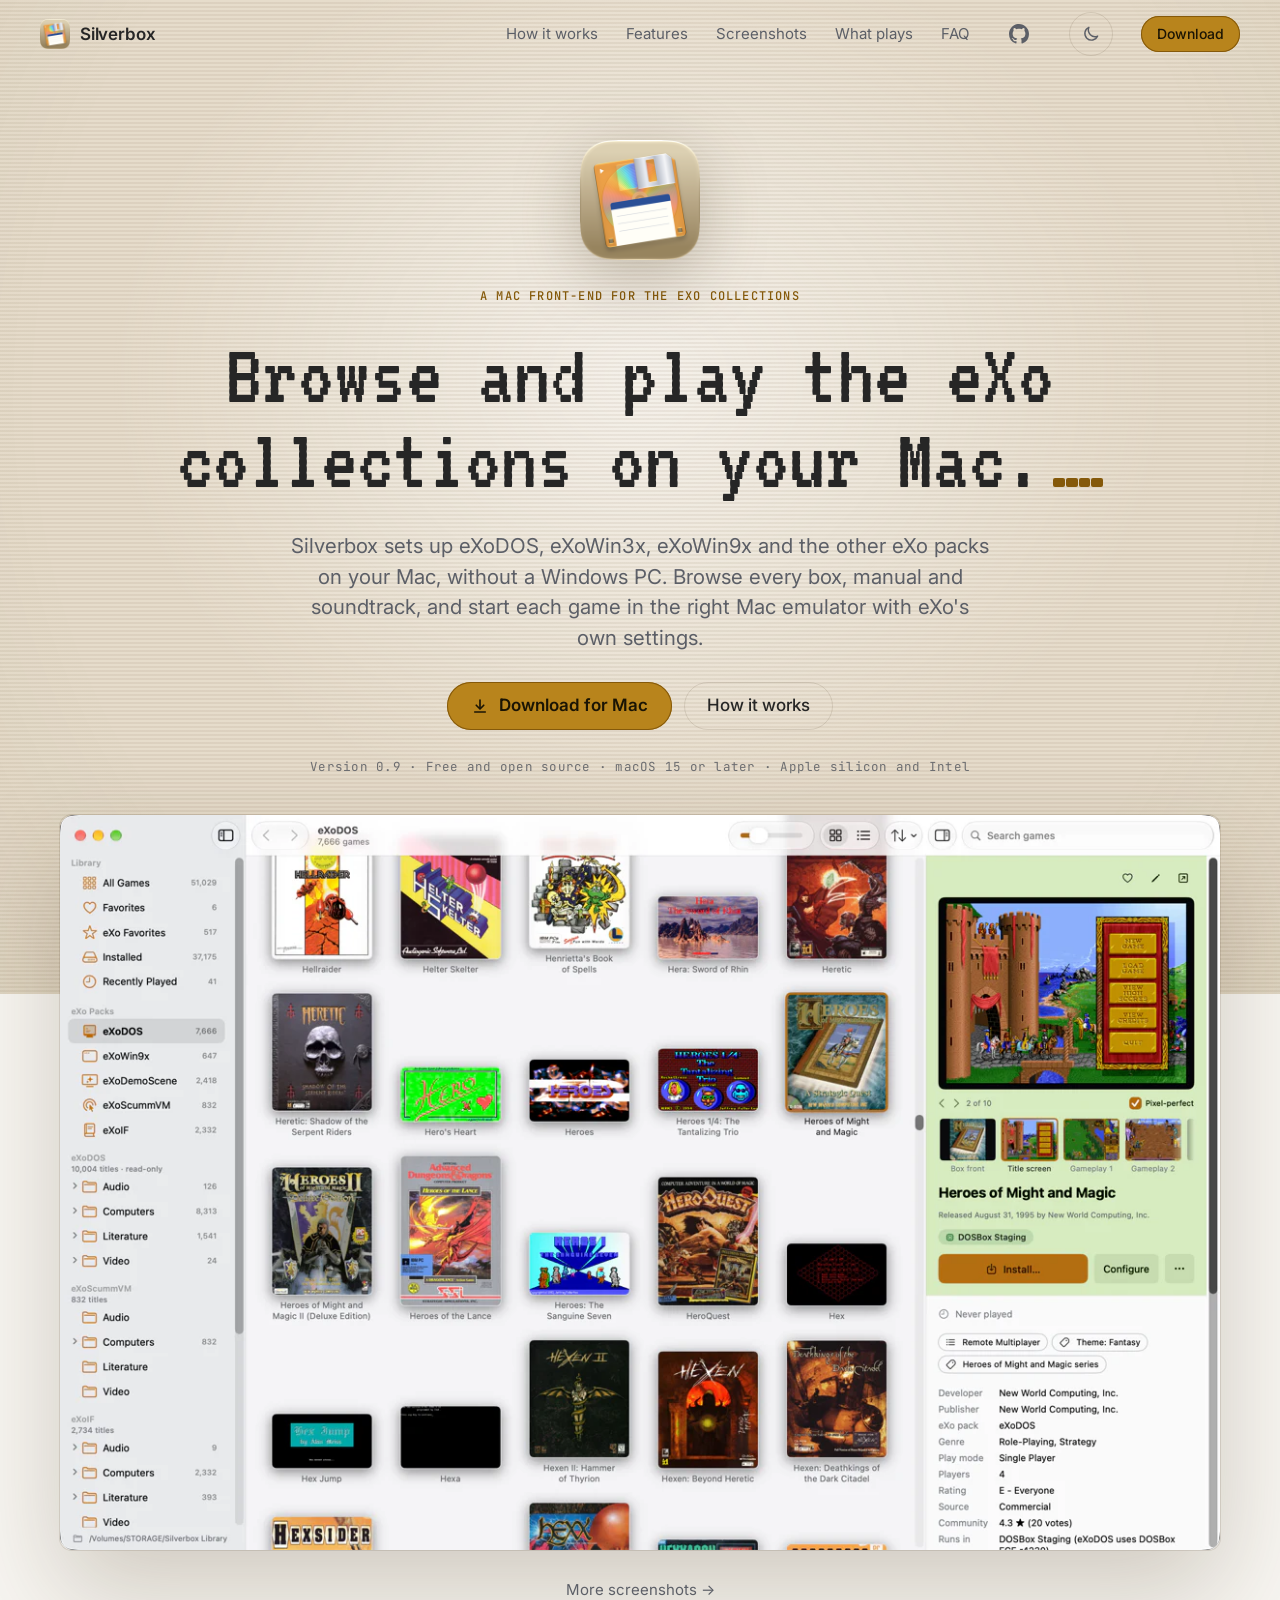
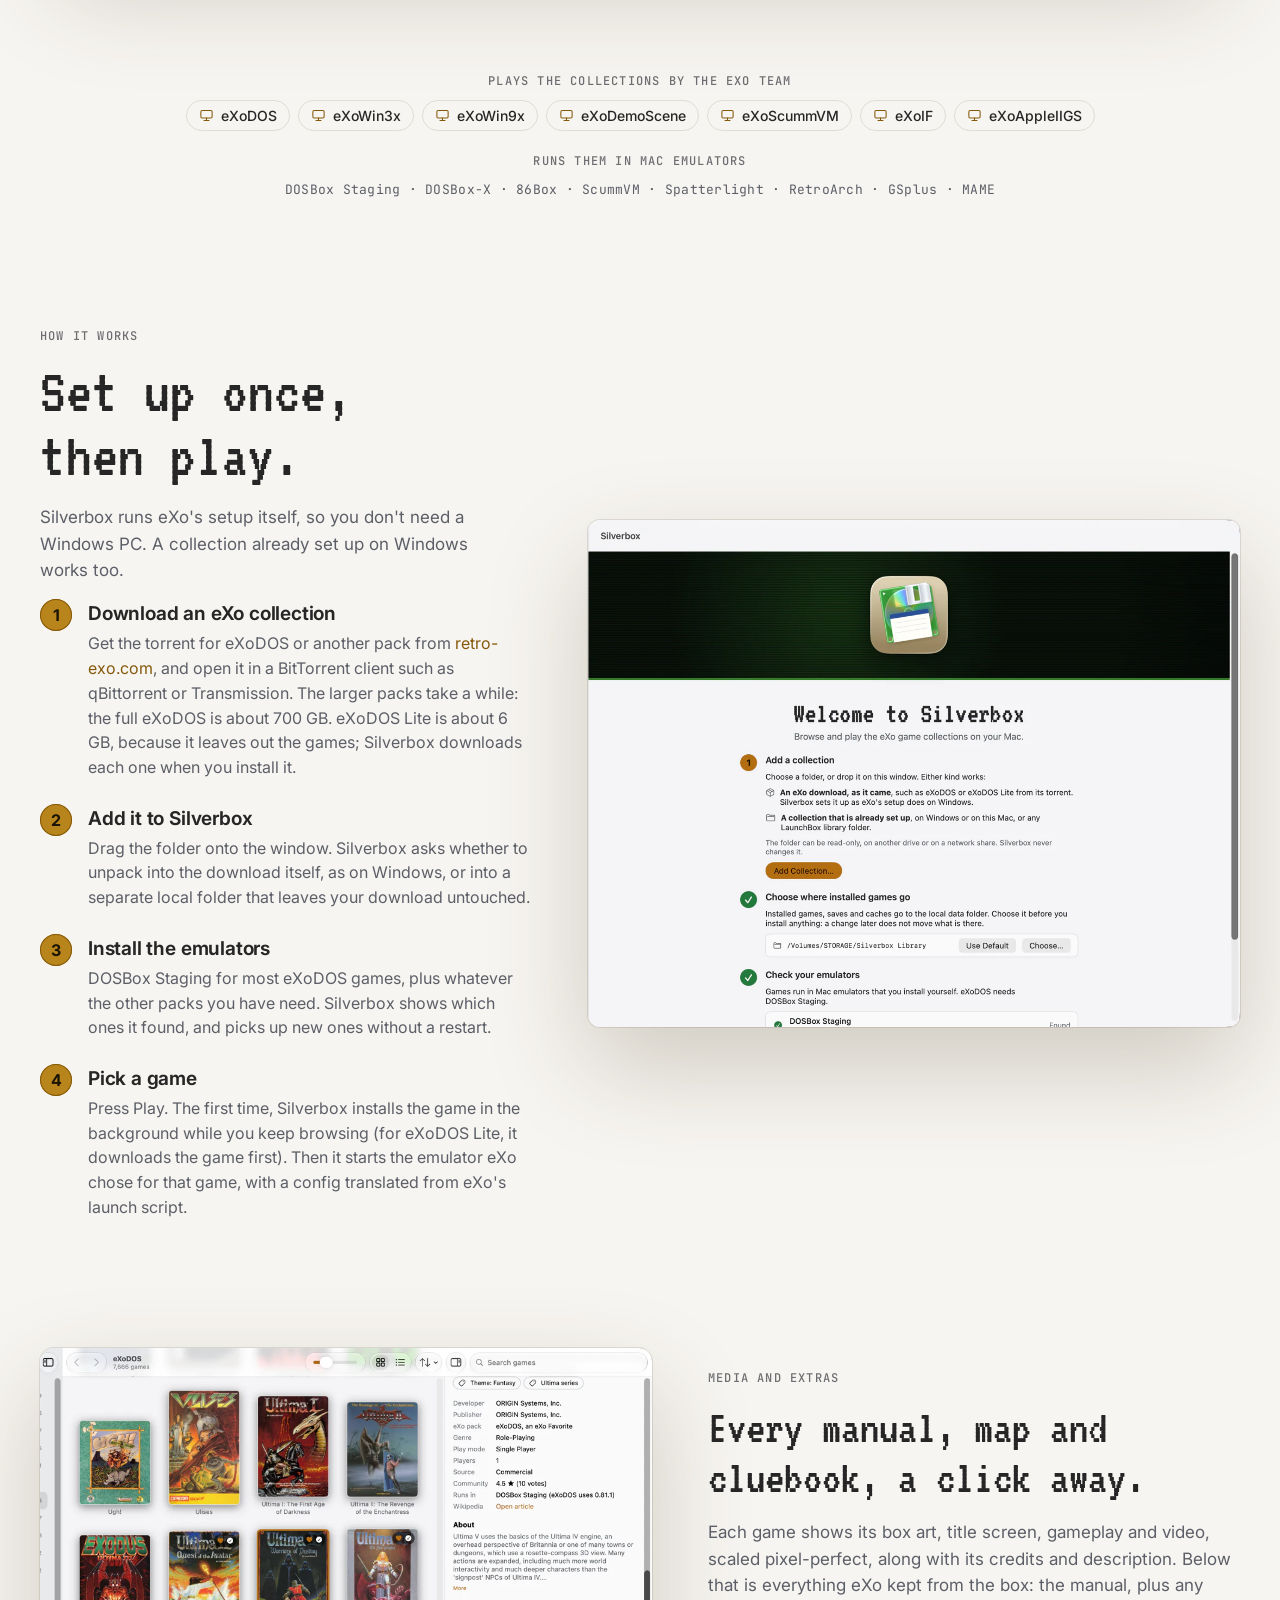
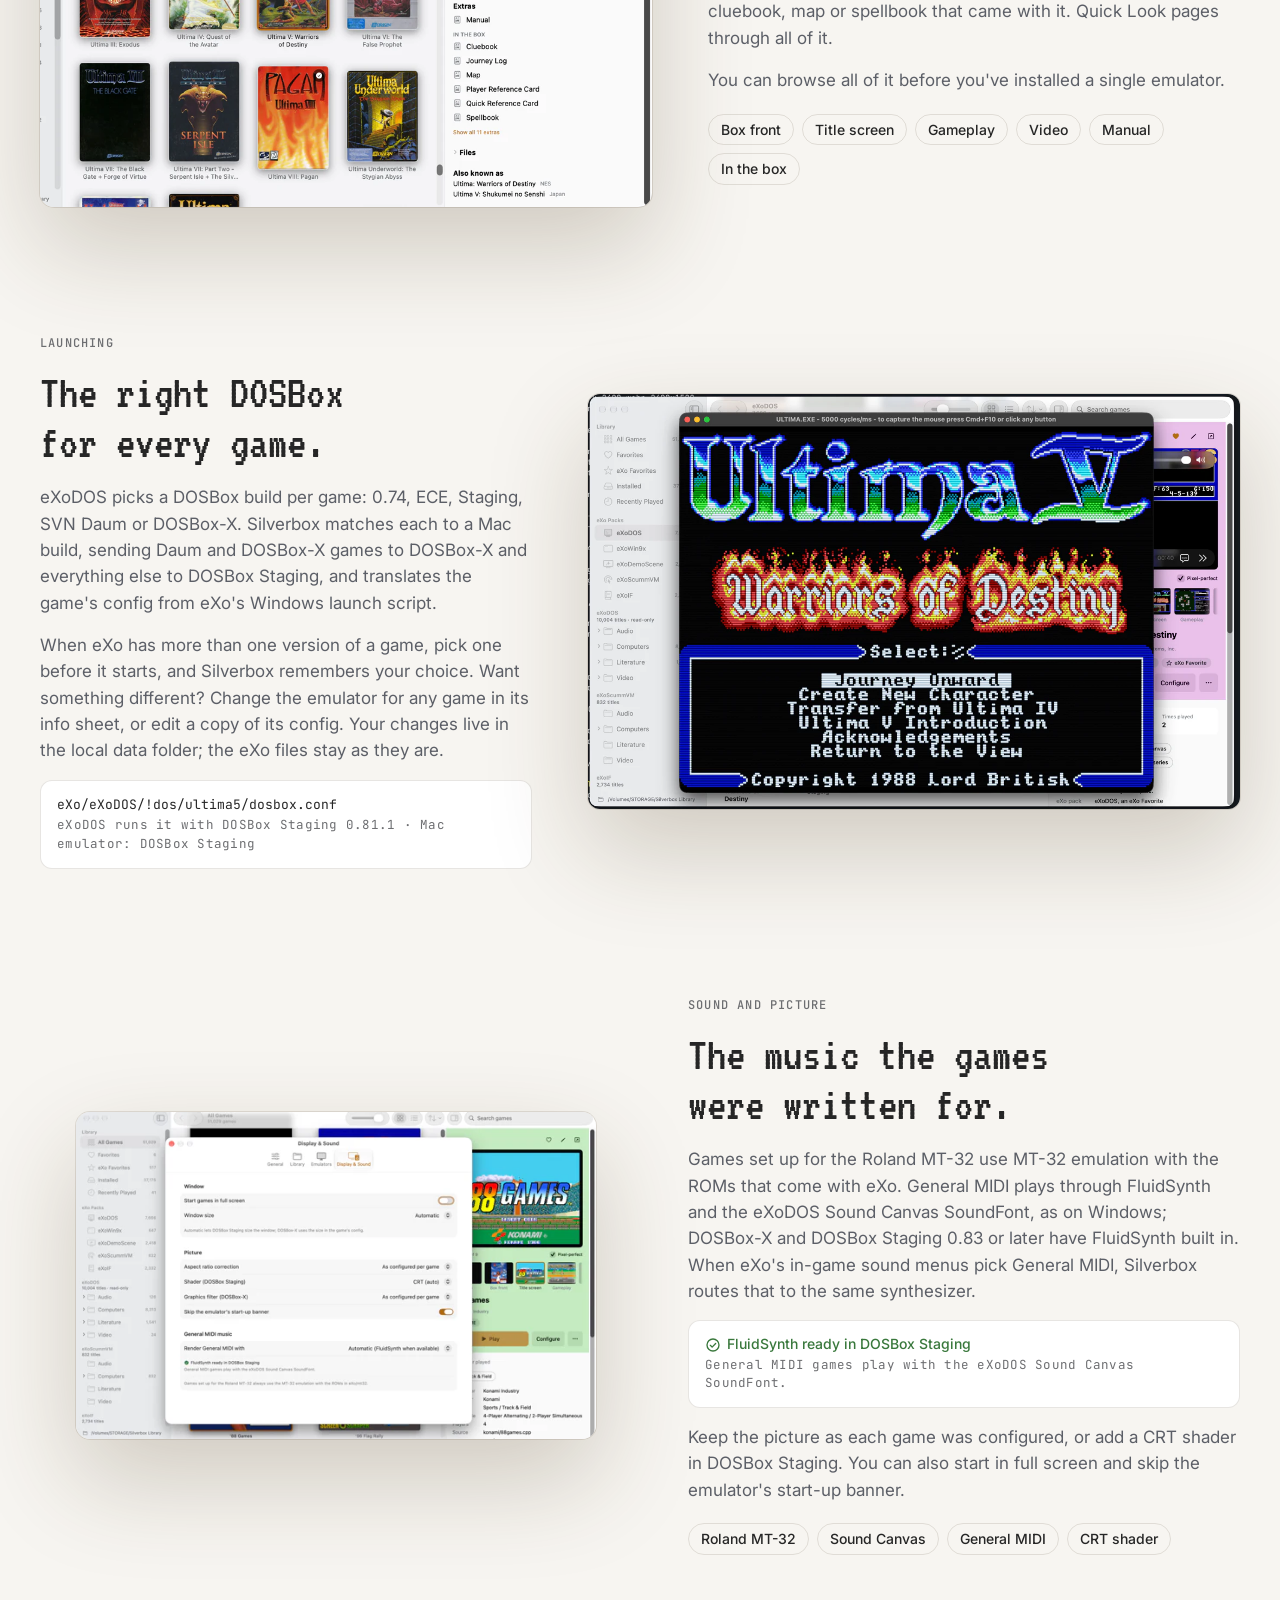
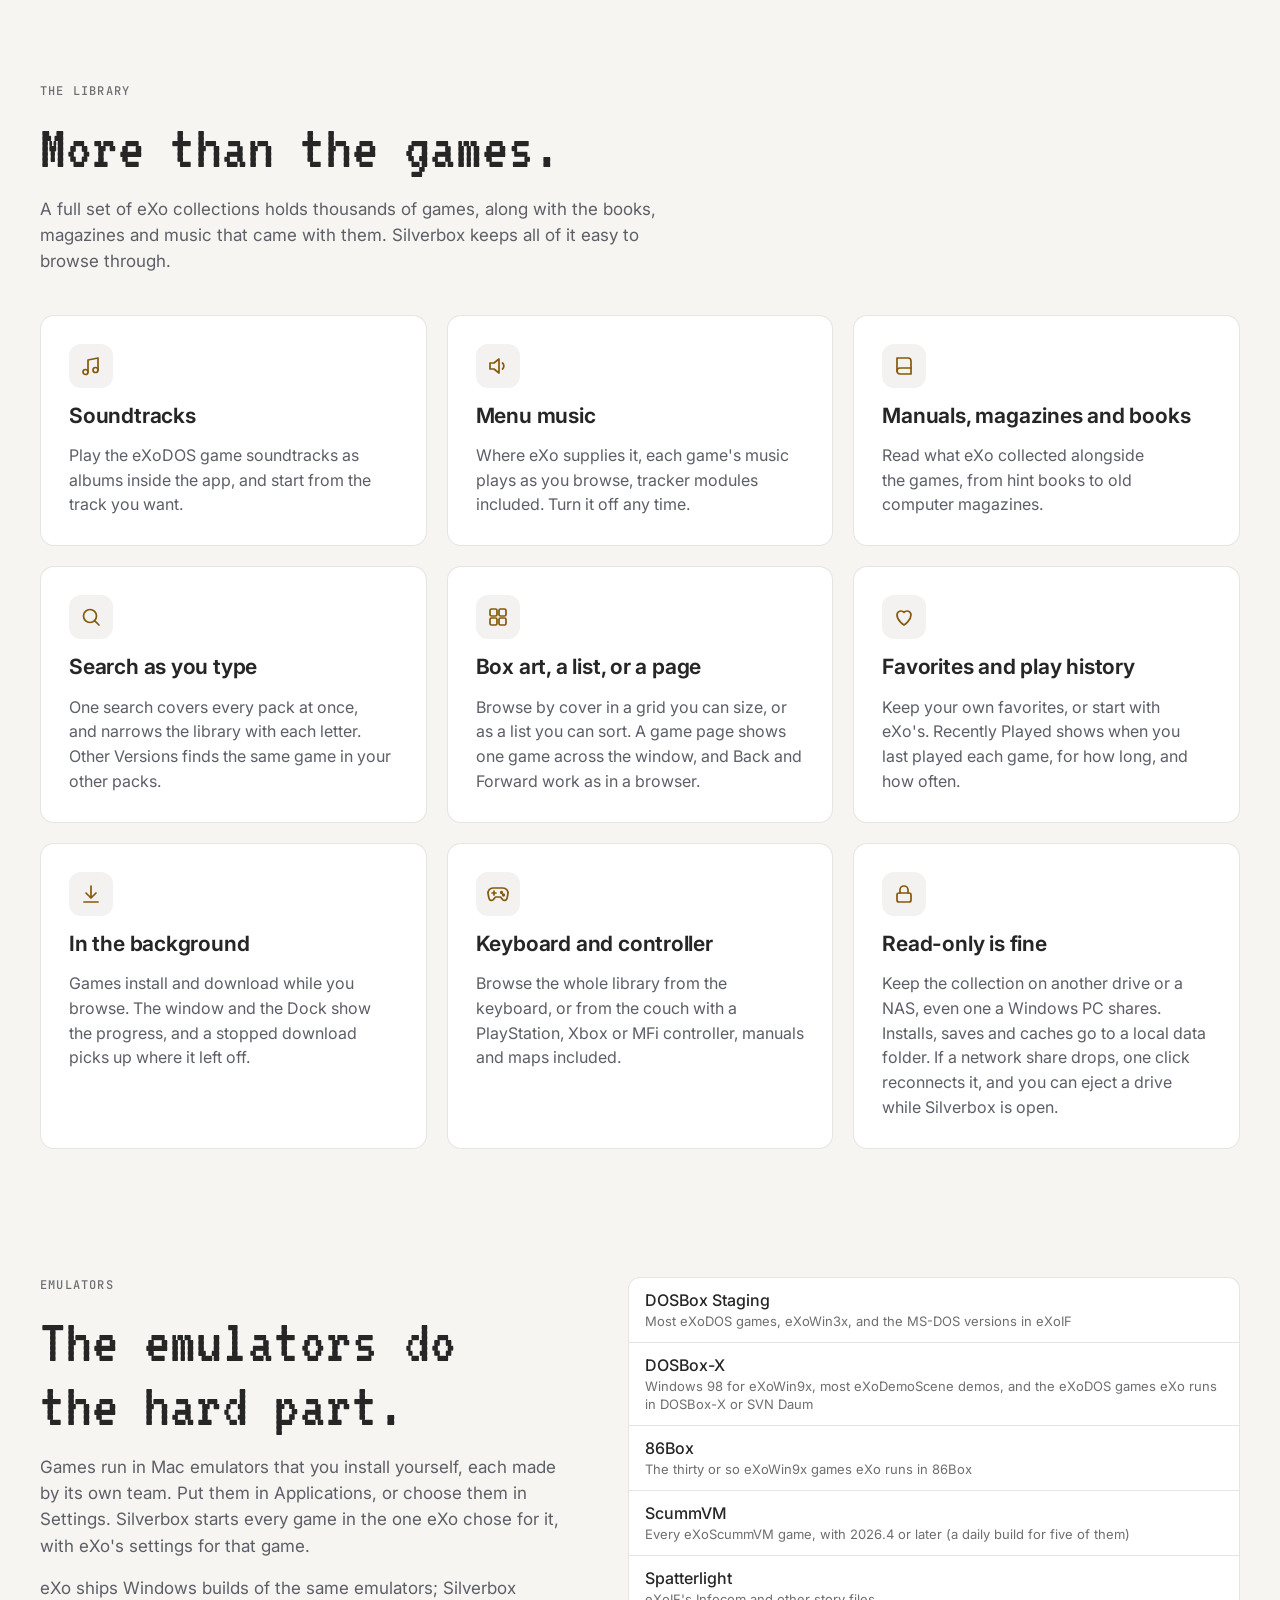
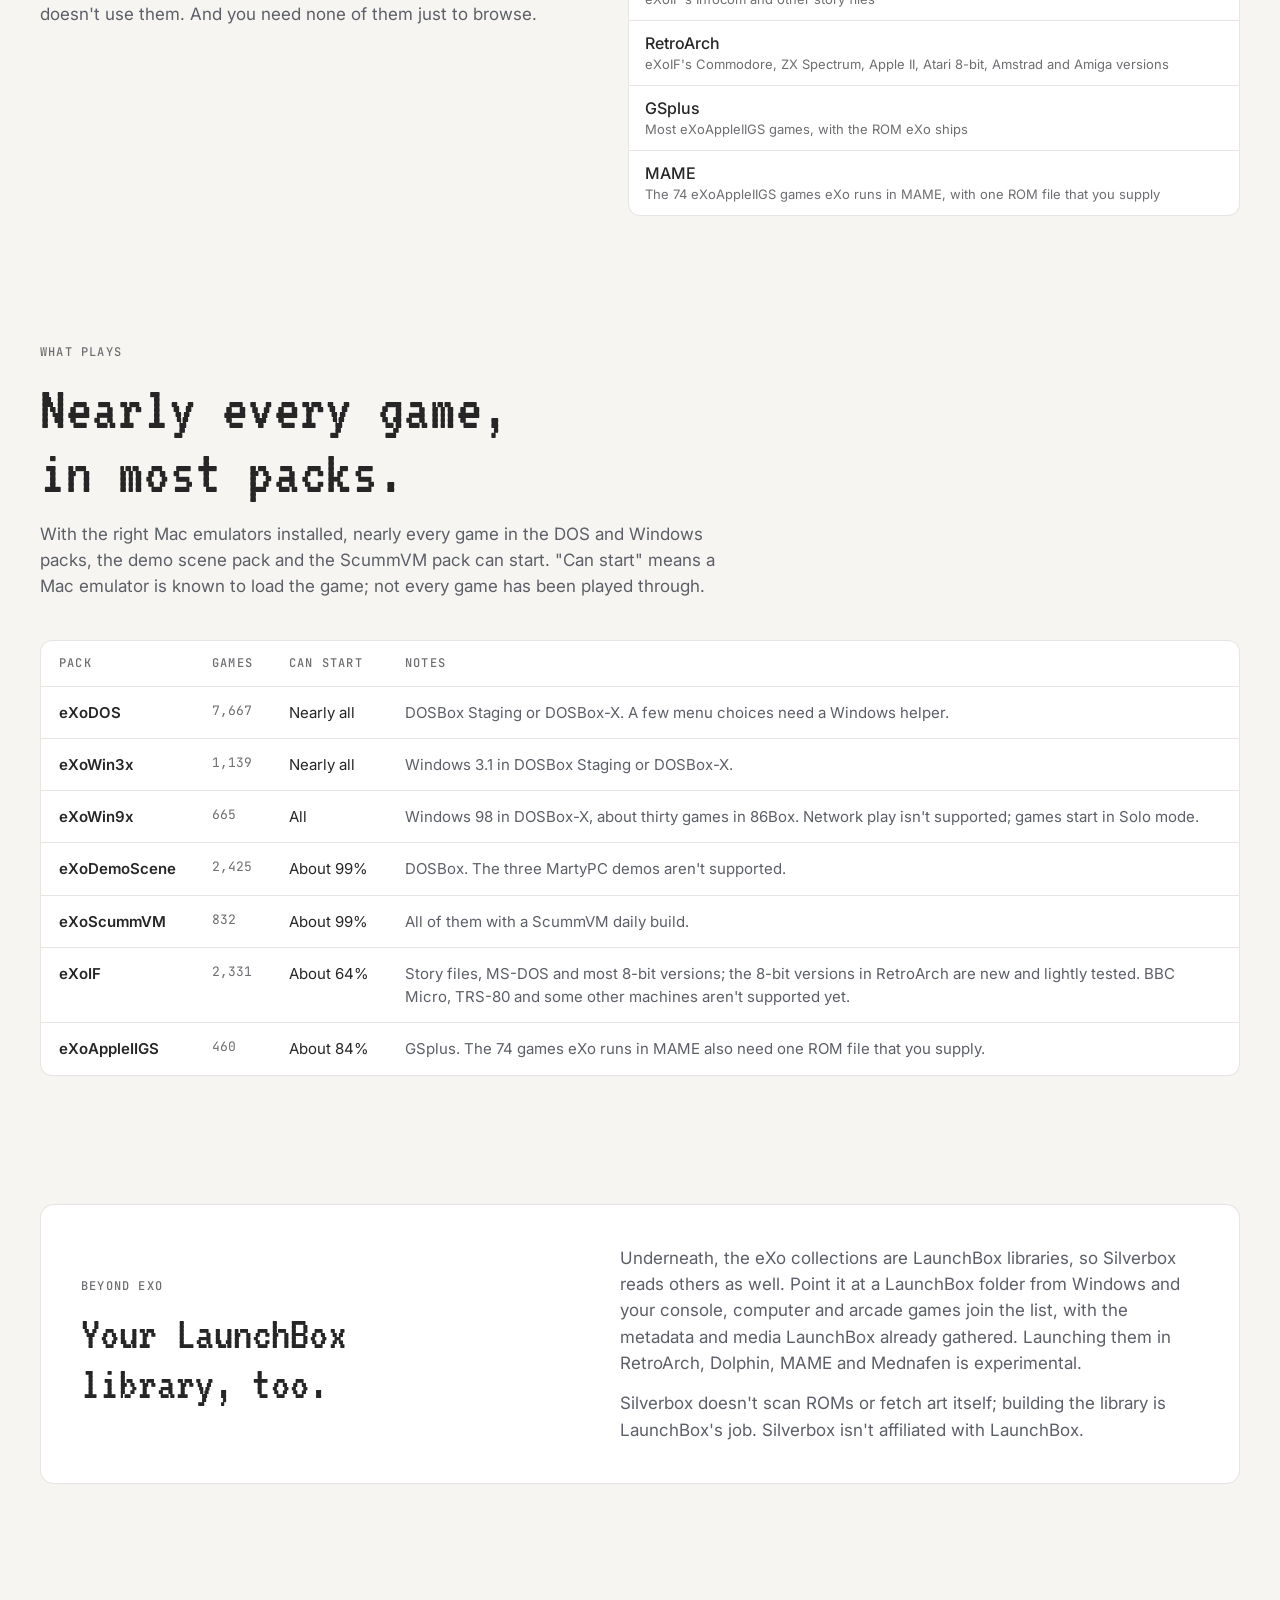
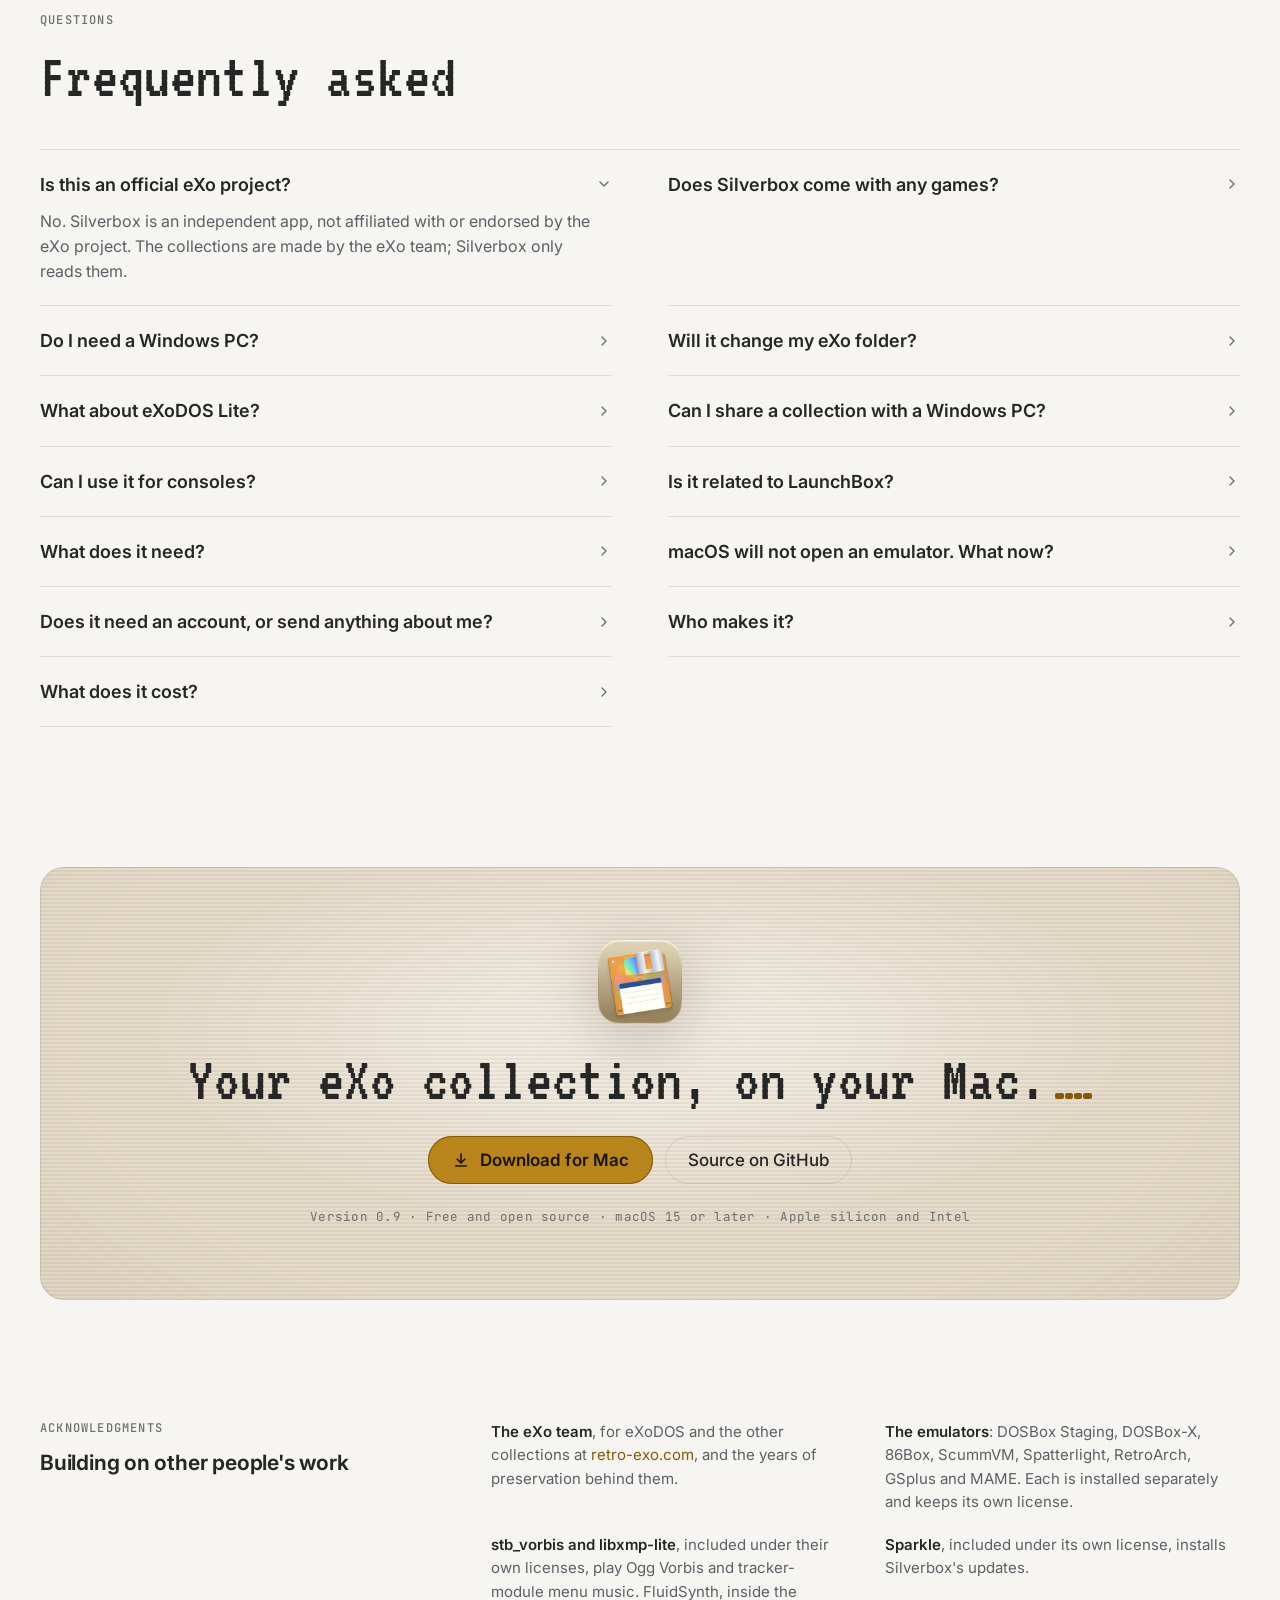
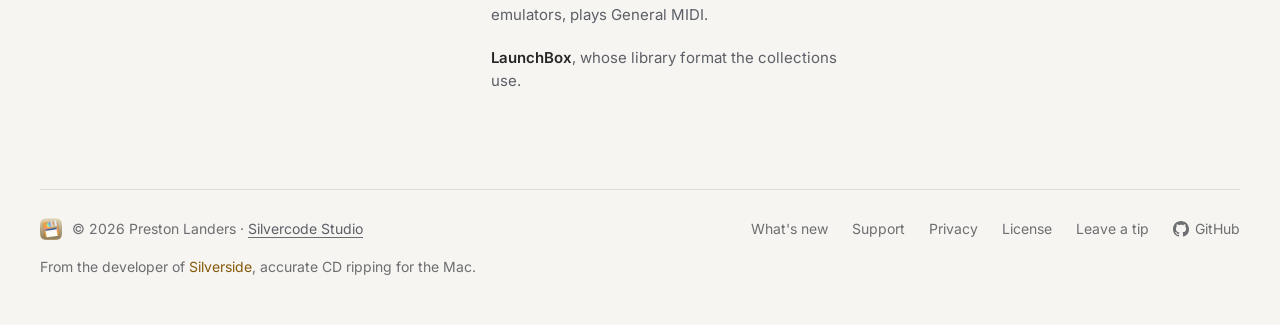
<file: docs/site/index.html>
<!doctype html>
<html lang="en">
<head>
  <meta charset="utf-8">
  <meta name="viewport" content="width=device-width, initial-scale=1">
  <title>Silverbox — Browse and play the eXo collections on your Mac</title>
  <meta name="description" content="Silverbox sets up eXoDOS, eXoWin3x, eXoWin9x and the other eXo game preservation collections on your Mac, without a Windows PC. Browse every box, manual and soundtrack, and start each game in the right Mac emulator with eXo's own settings.">
  <meta name="color-scheme" content="dark light">
  <meta name="theme-color" content="#14100b" media="(prefers-color-scheme: dark)">
  <meta name="theme-color" content="#e6dccb" media="(prefers-color-scheme: light)">
  <link rel="canonical" href="https://getsilverbox.app/">
  <meta name="msvalidate.01" content="F9B77D7C60ABD0D9D0A7F05F0073A6A2">

  <meta property="og:type" content="website">
  <meta property="og:url" content="https://getsilverbox.app/">
  <meta property="og:title" content="Silverbox — Browse and play the eXo collections on your Mac">
  <meta property="og:description" content="Set up eXoDOS and the other eXo packs on your Mac, and play each game in the right Mac emulator.">
  <meta property="og:image" content="https://getsilverbox.app/images/og-image.jpg">
  <meta property="og:image:width" content="1200">
  <meta property="og:image:height" content="630">
  <meta property="og:image:alt" content="Silverbox showing the eXoDOS pack as box art, with Heroes of Might and Magic selected">
  <meta name="twitter:card" content="summary_large_image">
  <!-- What the page is about, for search engines (schema.org). Data only; no version, so a release need not change it. -->
  <script type="application/ld+json">
  {
    "@context": "https://schema.org",
    "@type": "SoftwareApplication",
    "name": "Silverbox",
    "description": "Silverbox sets up eXoDOS, eXoWin3x, eXoWin9x and the other eXo game preservation collections on your Mac, without a Windows PC. Browse every box, manual and soundtrack, and start each game in the right Mac emulator with eXo's own settings.",
    "applicationCategory": "GameApplication",
    "operatingSystem": "macOS 15 or later",
    "url": "https://getsilverbox.app/",
    "image": "https://getsilverbox.app/images/og-image.jpg",
    "license": "https://www.gnu.org/licenses/gpl-3.0.html",
    "isAccessibleForFree": true,
    "offers": { "@type": "Offer", "price": "0", "priceCurrency": "USD" },
    "publisher": { "@type": "Organization", "name": "Silvercode Studio", "url": "https://silvercode.studio" },
    "sameAs": ["https://github.com/SilvercodeStudio/Silverbox"]
  }
  </script>

  <link rel="icon" type="image/png" href="images/favicon.png">
  <link rel="apple-touch-icon" href="images/apple-touch-icon.png">

  <link rel="preconnect" href="https://fonts.googleapis.com">
  <link rel="preconnect" href="https://fonts.gstatic.com" crossorigin>
  <link rel="stylesheet" href="https://fonts.googleapis.com/css2?family=VT323&amp;family=Inter:wght@400;500;600;700&amp;family=JetBrains+Mono:wght@400;500&amp;display=swap">
  <!-- A theme chosen with the button wins over the system appearance; set it before the page draws. -->
  <script>try { var t = localStorage.getItem("theme"); if (t) document.documentElement.dataset.theme = t; } catch (e) {}</script>
  <link rel="stylesheet" href="css/tokens.css">
  <link rel="stylesheet" href="css/site.css">
</head>
<body>
  <a class="skip-link" href="#main">Skip to content</a>

  <!-- The header and the hero share one CRT band, so the scanlines run unbroken. -->
  <div class="sb-crt">
    <header class="gutter">
      <nav class="nav wrap" aria-label="Main">
        <a class="brand" href="/">
          <img src="images/icon.png" alt="" width="30" height="30">
          <span>Silverbox</span>
        </a>
        <div class="nav-links">
          <a class="nav-more" href="#how">How it works</a>
          <a class="nav-more" href="#features">Features</a>
          <a class="nav-more" href="screenshots.html">Screenshots</a>
          <a class="nav-more" href="#plays">What plays</a>
          <a class="nav-more" href="#faq">FAQ</a>
          <!-- GitHub's mark, from its Octicons set (MIT). GitHub allows it for a link to a repository. -->
          <a class="nav-icon" href="https://github.com/SilvercodeStudio/Silverbox" aria-label="Silverbox on GitHub" title="GitHub"><svg viewBox="0 0 16 16" width="20" height="20" fill="currentColor" aria-hidden="true"><path d="M8 0c4.42 0 8 3.58 8 8a8.013 8.013 0 0 1-5.45 7.59c-.4.08-.55-.17-.55-.38 0-.27.01-1.13.01-2.2 0-.75-.25-1.23-.54-1.48 1.78-.2 3.65-.88 3.65-3.95 0-.88-.31-1.59-.82-2.15.08-.2.36-1.02-.08-2.12 0 0-.67-.22-2.2.82-.64-.18-1.32-.27-2-.27-.68 0-1.36.09-2 .27-1.53-1.03-2.2-.82-2.2-.82-.44 1.1-.16 1.92-.08 2.12-.51.56-.82 1.28-.82 2.15 0 3.06 1.86 3.75 3.64 3.95-.23.2-.44.55-.51 1.07-.46.21-1.61.55-2.33-.66-.15-.24-.6-.83-1.23-.82-.67.01-.27.38.01.53.34.19.73.9.82 1.13.16.45.68 1.31 2.69.94 0 .67.01 1.3.01 1.49 0 .21-.15.45-.55.38A7.995 7.995 0 0 1 0 8c0-4.42 3.58-8 8-8Z"/></svg></a>
          <!-- Shown by js/site.js; without the script the page follows the system appearance. -->
          <button class="nav-icon theme-btn" type="button" aria-label="Switch appearance" title="Switch appearance" hidden><svg class="icon-sun" viewBox="0 0 24 24" width="20" height="20" fill="none" stroke="currentColor" stroke-width="1.7" stroke-linecap="round" stroke-linejoin="round" aria-hidden="true"><circle cx="12" cy="12" r="4"/><path d="M12 2.5v2M12 19.5v2M2.5 12h2M19.5 12h2M5.3 5.3l1.4 1.4M17.3 17.3l1.4 1.4M5.3 18.7l1.4-1.4M17.3 6.7l1.4-1.4"/></svg><svg class="icon-moon" viewBox="0 0 24 24" width="20" height="20" fill="none" stroke="currentColor" stroke-width="1.7" stroke-linecap="round" stroke-linejoin="round" aria-hidden="true"><path d="M20 14.5A8 8 0 0 1 9.5 4a8 8 0 1 0 10.5 10.5z"/></svg></button>
          <a class="sb-btn sb-btn--small" href="#download">Download</a>
        </div>
      </nav>
    </header>

    <section class="hero-band" aria-labelledby="hero-title">
      <div class="hero-stack">
        <img class="hero-icon sb-icon" src="images/icon.png" alt="Silverbox app icon: an orange floppy disk with a rainbow disc showing through" width="120" height="120">
        <span class="sb-eyebrow">A Mac front-end for the eXo collections</span>
        <h1 id="hero-title" class="sb-display sb-crt-ink hero-title">Browse and play the eXo collections on your Mac.<span class="sb-cursor sb-cursor--blink" aria-hidden="true"><i></i><i></i><i></i><i></i></span></h1>
        <p class="lead">Silverbox sets up eXoDOS, eXoWin3x, eXoWin9x and the other eXo packs on your Mac, without a Windows PC. Browse every box, manual and soundtrack, and start each game in the right Mac emulator with eXo's own settings.</p>
        <div class="actions">
          <a class="sb-btn" href="#download">
            <svg viewBox="0 0 24 24" fill="none" stroke="currentColor" stroke-width="2.2" stroke-linecap="round" stroke-linejoin="round" aria-hidden="true"><path d="M12 4v11"/><path d="M7 11l5 5 5-5"/><path d="M5 20h14"/></svg>
            Download for Mac
          </a>
          <a class="sb-btn sb-btn--ghost" href="#how">How it works</a>
        </div>
        <p class="sb-detail">Version 0.9 · Free and open source · macOS 15 or later · Apple silicon and Intel</p>
      </div>
    </section>
  </div>

  <main id="main">
    <div class="hero-shot gutter">
      <div class="wrap">
        <a class="zoom" href="images/library-dark-2400.webp" data-light="images/library-light-2400.webp">
          <picture>
            <source data-theme-light media="(prefers-color-scheme: light)" srcset="images/library-light-1200.webp 1200w, images/library-light-2400.webp 2400w" sizes="(min-width: 1224px) 1160px, calc(100vw - 32px)">
            <img class="sb-shot" src="images/library-dark-2400.webp" srcset="images/library-dark-1200.webp 1200w, images/library-dark-2400.webp 2400w" sizes="(min-width: 1224px) 1160px, calc(100vw - 32px)" width="2400" height="1521" fetchpriority="high" alt="The Silverbox library: the eXoDOS pack as box art, from Heretic to Hexen, with Heroes of Might and Magic selected and its box art, status chips and details in the inspector">
          </picture>
        </a>
        <p class="hero-more"><a href="screenshots.html">More screenshots →</a></p>
      </div>
    </div>

    <section class="works-with gutter" aria-label="Works with">
      <div class="wrap">
        <div class="works-group">
          <span class="sb-eyebrow">Plays the collections by the eXo team</span>
          <ul class="sb-chips">
            <li class="sb-chip"><svg viewBox="0 0 24 24" fill="none" stroke="currentColor" stroke-width="1.7" stroke-linecap="round" stroke-linejoin="round" aria-hidden="true"><rect x="3" y="4" width="18" height="12" rx="2"/><path d="M8 20h8M12 16v4"/></svg>eXoDOS</li>
            <li class="sb-chip"><svg viewBox="0 0 24 24" fill="none" stroke="currentColor" stroke-width="1.7" stroke-linecap="round" stroke-linejoin="round" aria-hidden="true"><rect x="3" y="4" width="18" height="12" rx="2"/><path d="M8 20h8M12 16v4"/></svg>eXoWin3x</li>
            <li class="sb-chip"><svg viewBox="0 0 24 24" fill="none" stroke="currentColor" stroke-width="1.7" stroke-linecap="round" stroke-linejoin="round" aria-hidden="true"><rect x="3" y="4" width="18" height="12" rx="2"/><path d="M8 20h8M12 16v4"/></svg>eXoWin9x</li>
            <li class="sb-chip"><svg viewBox="0 0 24 24" fill="none" stroke="currentColor" stroke-width="1.7" stroke-linecap="round" stroke-linejoin="round" aria-hidden="true"><rect x="3" y="4" width="18" height="12" rx="2"/><path d="M8 20h8M12 16v4"/></svg>eXoDemoScene</li>
            <li class="sb-chip"><svg viewBox="0 0 24 24" fill="none" stroke="currentColor" stroke-width="1.7" stroke-linecap="round" stroke-linejoin="round" aria-hidden="true"><rect x="3" y="4" width="18" height="12" rx="2"/><path d="M8 20h8M12 16v4"/></svg>eXoScummVM</li>
            <li class="sb-chip"><svg viewBox="0 0 24 24" fill="none" stroke="currentColor" stroke-width="1.7" stroke-linecap="round" stroke-linejoin="round" aria-hidden="true"><rect x="3" y="4" width="18" height="12" rx="2"/><path d="M8 20h8M12 16v4"/></svg>eXoIF</li>
            <li class="sb-chip"><svg viewBox="0 0 24 24" fill="none" stroke="currentColor" stroke-width="1.7" stroke-linecap="round" stroke-linejoin="round" aria-hidden="true"><rect x="3" y="4" width="18" height="12" rx="2"/><path d="M8 20h8M12 16v4"/></svg>eXoAppleIIGS</li>
          </ul>
        </div>
        <div class="works-group">
          <span class="sb-eyebrow">Runs them in Mac emulators</span>
          <p class="sb-detail">DOSBox Staging · DOSBox-X · 86Box · ScummVM · Spatterlight · RetroArch · GSplus · MAME</p>
        </div>
      </div>
    </section>

    <section id="how" class="section gutter" aria-labelledby="how-title">
      <div class="wrap spotlight">
        <div class="spotlight-text">
          <span class="sb-eyebrow">How it works</span>
          <h2 id="how-title" class="sb-display section-title">Set up once, then play.</h2>
          <p>Silverbox runs eXo's setup itself, so you don't need a Windows PC. A collection already set up on Windows works too.</p>
          <ol class="sb-steps">
            <li class="sb-step"><span class="sb-step__num">1</span><h3 class="sb-step__title">Download an eXo collection</h3><p class="sb-step__text">Get the torrent for eXoDOS or another pack from <a href="https://www.retro-exo.com/index2.html">retro-exo.com</a>, and open it in a BitTorrent client such as qBittorrent or Transmission. The larger packs take a while: the full eXoDOS is about 700 GB. eXoDOS Lite is about 6 GB, because it leaves out the games; Silverbox downloads each one when you install it.</p></li>
            <li class="sb-step"><span class="sb-step__num">2</span><h3 class="sb-step__title">Add it to Silverbox</h3><p class="sb-step__text">Drag the folder onto the window. Silverbox asks whether to unpack into the download itself, as on Windows, or into a separate local folder that leaves your download untouched.</p></li>
            <li class="sb-step"><span class="sb-step__num">3</span><h3 class="sb-step__title">Install the emulators</h3><p class="sb-step__text">DOSBox Staging for most eXoDOS games, plus whatever the other packs you have need. Silverbox shows which ones it found, and picks up new ones without a restart.</p></li>
            <li class="sb-step"><span class="sb-step__num">4</span><h3 class="sb-step__title">Pick a game</h3><p class="sb-step__text">Press Play. The first time, Silverbox installs the game in the background while you keep browsing (for eXoDOS Lite, it downloads the game first). Then it starts the emulator eXo chose for that game, with a config translated from eXo's launch script.</p></li>
          </ol>
        </div>
        <div class="spotlight-media">
          <a class="zoom" href="images/welcome-dark-2400.webp" data-light="images/welcome-light-2400.webp">
            <picture>
              <source data-theme-light media="(prefers-color-scheme: light)" srcset="images/welcome-light-1200.webp 1200w, images/welcome-light-2400.webp 2400w" sizes="(min-width: 920px) 640px, 100vw">
              <img class="sb-shot" src="images/welcome-dark-2400.webp" srcset="images/welcome-dark-1200.webp 1200w, images/welcome-dark-2400.webp 2400w" sizes="(min-width: 920px) 640px, 100vw" width="2400" height="1528" loading="lazy" alt="The welcome screen: add a collection, choose the local data folder, and check the emulators eXoDOS needs">
            </picture>
          </a>
        </div>
      </div>
    </section>

    <section id="features" class="section gutter" aria-labelledby="media-title">
      <div class="wrap spotlight spotlight--reverse">
        <div class="spotlight-media spotlight-media--even crop-43">
          <a class="zoom" href="images/details-dark-2400.webp" data-light="images/details-light-2400.webp">
            <picture>
              <source data-theme-light media="(prefers-color-scheme: light)" srcset="images/details-light-1200.webp 1200w, images/details-light-2400.webp 2400w" sizes="(min-width: 920px) 50vw, 100vw">
              <img src="images/details-dark-2400.webp" srcset="images/details-dark-1200.webp 1200w, images/details-dark-2400.webp 2400w" sizes="(min-width: 920px) 50vw, 100vw" width="2400" height="1528" loading="lazy" alt="Ultima V's details: credits, the manual, and what came in the box: cluebook, journey log, map, reference cards and spellbook">
            </picture>
          </a>
        </div>
        <div class="spotlight-text">
          <span class="sb-eyebrow">Media and extras</span>
          <h2 id="media-title" class="sb-display spotlight-title">Every manual, map and cluebook, a click away.</h2>
          <p>Each game shows its box art, title screen, gameplay and video, scaled pixel-perfect, along with its credits and description. Below that is everything eXo kept from the box: the manual, plus any cluebook, map or spellbook that came with it. Quick Look pages through all of it.</p>
          <p>You can browse all of it before you've installed a single emulator.</p>
          <ul class="sb-chips" aria-label="Media for each game">
            <li class="sb-chip">Box front</li>
            <li class="sb-chip">Title screen</li>
            <li class="sb-chip">Gameplay</li>
            <li class="sb-chip">Video</li>
            <li class="sb-chip">Manual</li>
            <li class="sb-chip">In the box</li>
          </ul>
        </div>
      </div>
    </section>

    <section class="section gutter" aria-labelledby="launch-title">
      <div class="wrap spotlight">
        <div class="spotlight-text">
          <span class="sb-eyebrow">Launching</span>
          <h2 id="launch-title" class="sb-display spotlight-title">The right DOSBox for every game.</h2>
          <p>eXoDOS picks a DOSBox build per game: 0.74, ECE, Staging, SVN Daum or DOSBox-X. Silverbox matches each to a Mac build, sending Daum and DOSBox-X games to DOSBox-X and everything else to DOSBox Staging, and translates the game's config from eXo's Windows launch script.</p>
          <p>When eXo has more than one version of a game, pick one before it starts, and Silverbox remembers your choice. Want something different? Change the emulator for any game in its info sheet, or edit a copy of its config. Your changes live in the local data folder; the eXo files stay as they are.</p>
          <div class="panel-line">
            <span class="sb-path">eXo/eXoDOS/!dos/ultima5/dosbox.conf</span>
            <span class="sb-detail">eXoDOS runs it with DOSBox Staging 0.81.1 · Mac emulator: DOSBox Staging</span>
          </div>
        </div>
        <div class="spotlight-media">
          <a class="zoom" href="images/playing-dark-2400.webp" data-light="images/playing-light-2400.webp">
            <picture>
              <source data-theme-light media="(prefers-color-scheme: light)" srcset="images/playing-light-1200.webp 1200w, images/playing-light-2400.webp 2400w" sizes="(min-width: 920px) 640px, 100vw">
              <img class="sb-shot" src="images/playing-dark-2400.webp" srcset="images/playing-dark-1200.webp 1200w, images/playing-dark-2400.webp 2400w" sizes="(min-width: 920px) 640px, 100vw" width="2400" height="1531" loading="lazy" alt="Ultima V: Warriors of Destiny running in DOSBox Staging, in its own window beside Silverbox">
            </picture>
          </a>
        </div>
      </div>
    </section>

    <section class="section gutter" aria-labelledby="sound-title">
      <div class="wrap spotlight spotlight--reverse">
        <div class="sheet">
          <a class="zoom" href="images/display-sound-dark-1200.webp" data-light="images/display-sound-light-1200.webp">
            <picture>
              <source data-theme-light media="(prefers-color-scheme: light)" srcset="images/display-sound-light-600.webp 600w, images/display-sound-light-1200.webp 1200w" sizes="(min-width: 920px) 520px, min(520px, 100vw)">
              <img class="sb-shot sb-shot--crop" src="images/display-sound-dark-1200.webp" srcset="images/display-sound-dark-600.webp 600w, images/display-sound-dark-1200.webp 1200w" sizes="(min-width: 920px) 520px, min(520px, 100vw)" width="1200" height="764" loading="lazy" alt="Display and Sound settings: window size, aspect ratio correction, the CRT shader, and General MIDI rendered with FluidSynth">
            </picture>
          </a>
        </div>
        <div class="spotlight-text">
          <span class="sb-eyebrow">Sound and picture</span>
          <h2 id="sound-title" class="sb-display spotlight-title">The music the games were written for.</h2>
          <p>Games set up for the Roland MT-32 use MT-32 emulation with the ROMs that come with eXo. General MIDI plays through FluidSynth and the eXoDOS Sound Canvas SoundFont, as on Windows; DOSBox-X and DOSBox Staging 0.83 or later have FluidSynth built in. When eXo's in-game sound menus pick General MIDI, Silverbox routes that to the same synthesizer.</p>
          <div class="panel-line">
            <span class="sb-status sb-status--ready"><svg viewBox="0 0 24 24" fill="none" stroke="currentColor" stroke-width="2" stroke-linecap="round" stroke-linejoin="round" aria-hidden="true"><circle cx="12" cy="12" r="9"/><path d="M8 12.5l2.7 2.7L16 9.8"/></svg>FluidSynth ready in DOSBox Staging</span>
            <span class="sb-detail">General MIDI games play with the eXoDOS Sound Canvas SoundFont.</span>
          </div>
          <p>Keep the picture as each game was configured, or add a CRT shader in DOSBox Staging. You can also start in full screen and skip the emulator's start-up banner.</p>
          <ul class="sb-chips" aria-label="Sound and picture options">
            <li class="sb-chip">Roland MT-32</li>
            <li class="sb-chip">Sound Canvas</li>
            <li class="sb-chip">General MIDI</li>
            <li class="sb-chip">CRT shader</li>
          </ul>
        </div>
      </div>
    </section>

    <section class="section gutter" aria-labelledby="library-title">
      <div class="wrap">
        <div class="section-head">
          <span class="sb-eyebrow">The library</span>
          <h2 id="library-title" class="sb-display section-title">More than the games.</h2>
          <p>A full set of eXo collections holds thousands of games, along with the books, magazines and music that came with them. Silverbox keeps all of it easy to browse through.</p>
        </div>
        <div class="features">
          <article class="sb-card">
            <div class="sb-card__icon"><svg viewBox="0 0 24 24" fill="none" stroke="currentColor" stroke-width="1.7" stroke-linecap="round" stroke-linejoin="round" aria-hidden="true"><path d="M9 18V6l10-2v12"/><circle cx="6.5" cy="18" r="2.5"/><circle cx="16.5" cy="16" r="2.5"/></svg></div>
            <h3 class="sb-card__title">Soundtracks</h3>
            <p class="sb-card__text">Play the eXoDOS game soundtracks as albums inside the app, and start from the track you want.</p>
          </article>
          <article class="sb-card">
            <div class="sb-card__icon"><svg viewBox="0 0 24 24" fill="none" stroke="currentColor" stroke-width="1.7" stroke-linecap="round" stroke-linejoin="round" aria-hidden="true"><path d="M4 9v6h4l5 4V5L8 9z"/><path d="M16.5 9a4 4 0 0 1 0 6"/></svg></div>
            <h3 class="sb-card__title">Menu music</h3>
            <p class="sb-card__text">Where eXo supplies it, each game's music plays as you browse, tracker modules included. Turn it off any time.</p>
          </article>
          <article class="sb-card">
            <div class="sb-card__icon"><svg viewBox="0 0 24 24" fill="none" stroke="currentColor" stroke-width="1.7" stroke-linecap="round" stroke-linejoin="round" aria-hidden="true"><path d="M5 4h11a3 3 0 0 1 3 3v13H8a3 3 0 0 1-3-3z"/><path d="M5 17a3 3 0 0 1 3-3h11"/></svg></div>
            <h3 class="sb-card__title">Manuals, magazines and books</h3>
            <p class="sb-card__text">Read what eXo collected alongside the games, from hint books to old computer magazines.</p>
          </article>
          <article class="sb-card">
            <div class="sb-card__icon"><svg viewBox="0 0 24 24" fill="none" stroke="currentColor" stroke-width="1.7" stroke-linecap="round" stroke-linejoin="round" aria-hidden="true"><circle cx="11" cy="11" r="6.5"/><path d="m20 20-4.2-4.2"/></svg></div>
            <h3 class="sb-card__title">Search as you type</h3>
            <p class="sb-card__text">One search covers every pack at once, and narrows the library with each letter. Other Versions finds the same game in your other packs.</p>
          </article>
          <article class="sb-card">
            <div class="sb-card__icon"><svg viewBox="0 0 24 24" fill="none" stroke="currentColor" stroke-width="1.7" stroke-linecap="round" stroke-linejoin="round" aria-hidden="true"><rect x="4" y="4" width="7" height="7" rx="1.5"/><rect x="13" y="4" width="7" height="7" rx="1.5"/><rect x="4" y="13" width="7" height="7" rx="1.5"/><rect x="13" y="13" width="7" height="7" rx="1.5"/></svg></div>
            <h3 class="sb-card__title">Box art, a list, or a page</h3>
            <p class="sb-card__text">Browse by cover in a grid you can size, or as a list you can sort. A game page shows one game across the window, and Back and Forward work as in a browser.</p>
          </article>
          <article class="sb-card">
            <div class="sb-card__icon"><svg viewBox="0 0 24 24" fill="none" stroke="currentColor" stroke-width="1.7" stroke-linecap="round" stroke-linejoin="round" aria-hidden="true"><path d="M12 20s-7-4.4-7-10a4 4 0 0 1 7-2.6A4 4 0 0 1 19 10c0 5.6-7 10-7 10z"/></svg></div>
            <h3 class="sb-card__title">Favorites and play history</h3>
            <p class="sb-card__text">Keep your own favorites, or start with eXo's. Recently Played shows when you last played each game, for how long, and how often.</p>
          </article>
          <article class="sb-card">
            <div class="sb-card__icon"><svg viewBox="0 0 24 24" fill="none" stroke="currentColor" stroke-width="1.7" stroke-linecap="round" stroke-linejoin="round" aria-hidden="true"><path d="M12 4v11"/><path d="M7 11l5 5 5-5"/><path d="M5 20h14"/></svg></div>
            <h3 class="sb-card__title">In the background</h3>
            <p class="sb-card__text">Games install and download while you browse. The window and the Dock show the progress, and a stopped download picks up where it left off.</p>
          </article>
          <article class="sb-card">
            <div class="sb-card__icon"><svg viewBox="0 0 24 24" fill="none" stroke="currentColor" stroke-width="1.7" stroke-linecap="round" stroke-linejoin="round" aria-hidden="true"><path d="M6 11h4M8 9v4"/><circle cx="15.5" cy="10.5" r=".8"/><circle cx="17.5" cy="13" r=".8"/><path d="M7 6h10a5 5 0 0 1 4.9 6l-.9 4.4a2.5 2.5 0 0 1-4.3 1.2L14.5 15h-5l-2.2 2.6a2.5 2.5 0 0 1-4.3-1.2L2.1 12A5 5 0 0 1 7 6z"/></svg></div>
            <h3 class="sb-card__title">Keyboard and controller</h3>
            <p class="sb-card__text">Browse the whole library from the keyboard, or from the couch with a PlayStation, Xbox or MFi controller, manuals and maps included.</p>
          </article>
          <article class="sb-card">
            <div class="sb-card__icon"><svg viewBox="0 0 24 24" fill="none" stroke="currentColor" stroke-width="1.7" stroke-linecap="round" stroke-linejoin="round" aria-hidden="true"><rect x="5" y="11" width="14" height="9" rx="2"/><path d="M8 11V8a4 4 0 0 1 8 0v3"/></svg></div>
            <h3 class="sb-card__title">Read-only is fine</h3>
            <p class="sb-card__text">Keep the collection on another drive or a NAS, even one a Windows PC shares. Installs, saves and caches go to a local data folder. If a network share drops, one click reconnects it, and you can eject a drive while Silverbox is open.</p>
          </article>
        </div>
      </div>
    </section>

    <section id="emulators" class="section gutter" aria-labelledby="emulators-title">
      <div class="wrap spotlight spotlight--top">
        <div class="spotlight-text">
          <span class="sb-eyebrow">Emulators</span>
          <h2 id="emulators-title" class="sb-display section-title">The emulators do the hard part.</h2>
          <p>Games run in Mac emulators that you install yourself, each made by its own team. Put them in Applications, or choose them in Settings. Silverbox starts every game in the one eXo chose for it, with eXo's settings for that game.</p>
          <p>eXo ships Windows builds of the same emulators; Silverbox doesn't use them. And you need none of them just to browse.</p>
        </div>
        <div class="spotlight-media spotlight-media--even">
          <ul class="sb-list" aria-label="Emulators Silverbox works with">
            <li><span class="sb-list__body"><a class="sb-list__name" href="https://www.dosbox-staging.org">DOSBox Staging</a><span class="sb-list__sub">Most eXoDOS games, eXoWin3x, and the MS-DOS versions in eXoIF</span></span></li>
            <li><span class="sb-list__body"><a class="sb-list__name" href="https://dosbox-x.com">DOSBox-X</a><span class="sb-list__sub">Windows 98 for eXoWin9x, most eXoDemoScene demos, and the eXoDOS games eXo runs in DOSBox-X or SVN Daum</span></span></li>
            <li><span class="sb-list__body"><a class="sb-list__name" href="https://86box.net">86Box</a><span class="sb-list__sub">The thirty or so eXoWin9x games eXo runs in 86Box</span></span></li>
            <li><span class="sb-list__body"><a class="sb-list__name" href="https://www.scummvm.org">ScummVM</a><span class="sb-list__sub">Every eXoScummVM game, with 2026.4 or later (a daily build for five of them)</span></span></li>
            <li><span class="sb-list__body"><a class="sb-list__name" href="https://ccxvii.net/spatterlight/">Spatterlight</a><span class="sb-list__sub">eXoIF's Infocom and other story files</span></span></li>
            <li><span class="sb-list__body"><a class="sb-list__name" href="https://www.retroarch.com">RetroArch</a><span class="sb-list__sub">eXoIF's Commodore, ZX Spectrum, Apple II, Atari 8-bit, Amstrad and Amiga versions</span></span></li>
            <li><span class="sb-list__body"><a class="sb-list__name" href="https://github.com/digarok/gsplus">GSplus</a><span class="sb-list__sub">Most eXoAppleIIGS games, with the ROM eXo ships</span></span></li>
            <li><span class="sb-list__body"><a class="sb-list__name" href="https://www.mamedev.org">MAME</a><span class="sb-list__sub">The 74 eXoAppleIIGS games eXo runs in MAME, with one ROM file that you supply</span></span></li>
          </ul>
        </div>
      </div>
    </section>

    <section id="plays" class="section gutter" aria-labelledby="plays-title">
      <div class="wrap">
        <div class="section-head">
          <span class="sb-eyebrow">What plays</span>
          <h2 id="plays-title" class="sb-display section-title">Nearly every game, in most packs.</h2>
          <p>With the right Mac emulators installed, nearly every game in the DOS and Windows packs, the demo scene pack and the ScummVM pack can start. "Can start" means a Mac emulator is known to load the game; not every game has been played through.</p>
        </div>
        <div class="plays">
          <table>
            <thead>
              <tr><th scope="col">Pack</th><th scope="col">Games</th><th scope="col">Can start</th><th scope="col">Notes</th></tr>
            </thead>
            <tbody>
              <tr><th scope="row">eXoDOS</th><td class="count">7,667</td><td class="starts">Nearly all</td><td>DOSBox Staging or DOSBox-X. A few menu choices need a Windows helper.</td></tr>
              <tr><th scope="row">eXoWin3x</th><td class="count">1,139</td><td class="starts">Nearly all</td><td>Windows 3.1 in DOSBox Staging or DOSBox-X.</td></tr>
              <tr><th scope="row">eXoWin9x</th><td class="count">665</td><td class="starts">All</td><td>Windows 98 in DOSBox-X, about thirty games in 86Box. Network play isn't supported; games start in Solo mode.</td></tr>
              <tr><th scope="row">eXoDemoScene</th><td class="count">2,425</td><td class="starts">About 99%</td><td>DOSBox. The three MartyPC demos aren't supported.</td></tr>
              <tr><th scope="row">eXoScummVM</th><td class="count">832</td><td class="starts">About 99%</td><td>All of them with a ScummVM daily build.</td></tr>
              <tr><th scope="row">eXoIF</th><td class="count">2,331</td><td class="starts">About 64%</td><td>Story files, MS-DOS and most 8-bit versions; the 8-bit versions in RetroArch are new and lightly tested. BBC Micro, TRS-80 and some other machines aren't supported yet.</td></tr>
              <tr><th scope="row">eXoAppleIIGS</th><td class="count">460</td><td class="starts">About 84%</td><td>GSplus. The 74 games eXo runs in MAME also need one ROM file that you supply.</td></tr>
            </tbody>
          </table>
        </div>
      </div>
    </section>

    <section class="section gutter" aria-labelledby="beyond-title">
      <div class="wrap">
        <div class="sb-card beyond">
          <div class="beyond-head">
            <span class="sb-eyebrow">Beyond eXo</span>
            <h2 id="beyond-title" class="sb-display spotlight-title">Your LaunchBox library, too.</h2>
          </div>
          <div class="beyond-body">
            <p>Underneath, the eXo collections are LaunchBox libraries, so Silverbox reads others as well. Point it at a LaunchBox folder from Windows and your console, computer and arcade games join the list, with the metadata and media LaunchBox already gathered. Launching them in RetroArch, Dolphin, MAME and Mednafen is experimental.</p>
            <p>Silverbox doesn't scan ROMs or fetch art itself; building the library is LaunchBox's job. Silverbox isn't affiliated with LaunchBox.</p>
          </div>
        </div>
      </div>
    </section>

    <section id="faq" class="section gutter" aria-labelledby="faq-title">
      <div class="wrap">
        <div class="section-head">
          <span class="sb-eyebrow">Questions</span>
          <h2 id="faq-title" class="sb-display section-title">Frequently asked</h2>
        </div>
        <div class="sb-faq">
          <details open>
            <summary>Is this an official eXo project?<svg viewBox="0 0 24 24" fill="none" stroke="currentColor" stroke-width="2" stroke-linecap="round" stroke-linejoin="round" aria-hidden="true"><path d="M9 6l6 6-6 6"/></svg></summary>
            <p>No. Silverbox is an independent app, not affiliated with or endorsed by the eXo project. The collections are made by the eXo team; Silverbox only reads them.</p>
          </details>
          <details>
            <summary>Does Silverbox come with any games?<svg viewBox="0 0 24 24" fill="none" stroke="currentColor" stroke-width="2" stroke-linecap="round" stroke-linejoin="round" aria-hidden="true"><path d="M9 6l6 6-6 6"/></svg></summary>
            <p>No. It includes no games, media or emulators. Download the eXo collections from <a href="https://www.retro-exo.com/index2.html">retro-exo.com</a> and the emulators from their own sites.</p>
          </details>
          <details>
            <summary>Do I need a Windows PC?<svg viewBox="0 0 24 24" fill="none" stroke="currentColor" stroke-width="2" stroke-linecap="round" stroke-linejoin="round" aria-hidden="true"><path d="M9 6l6 6-6 6"/></svg></summary>
            <p>No. Silverbox runs eXo's setup itself. A collection that was set up on Windows works too.</p>
          </details>
          <details>
            <summary>Will it change my eXo folder?<svg viewBox="0 0 24 24" fill="none" stroke="currentColor" stroke-width="2" stroke-linecap="round" stroke-linejoin="round" aria-hidden="true"><path d="M9 6l6 6-6 6"/></svg></summary>
            <p>Only if you ask it to. By default, installed games, save backups, edited configs and caches go to a local data folder, and the eXo folder can be read-only. Setting up inside the download, or installing games in place as eXo does on Windows, are both opt-in. eXoDOS Lite games download into wherever you set the collection up.</p>
          </details>
          <details>
            <summary>What about eXoDOS Lite?<svg viewBox="0 0 24 24" fill="none" stroke="currentColor" stroke-width="2" stroke-linecap="round" stroke-linejoin="round" aria-hidden="true"><path d="M9 6l6 6-6 6"/></svg></summary>
            <p>Lite leaves out the games and downloads each one when you install it. Silverbox does the same thing, using the eXoDOS torrent that comes with Lite and <a href="https://aria2.github.io/">aria2</a> (<code>brew install aria2</code>). The first download can take a minute or so to find other people sharing the torrent; after that, downloads start in seconds.</p>
          </details>
          <details>
            <summary>Can I share a collection with a Windows PC?<svg viewBox="0 0 24 24" fill="none" stroke="currentColor" stroke-width="2" stroke-linecap="round" stroke-linejoin="round" aria-hidden="true"><path d="M9 6l6 6-6 6"/></svg></summary>
            <p>Yes. Keep it on a NAS or network share both can reach. Don't open the same folder on both at once unless the Mac unpacks into its own local folder.</p>
          </details>
          <details>
            <summary>Can I use it for consoles?<svg viewBox="0 0 24 24" fill="none" stroke="currentColor" stroke-width="2" stroke-linecap="round" stroke-linejoin="round" aria-hidden="true"><path d="M9 6l6 6-6 6"/></svg></summary>
            <p>With a LaunchBox library, you can browse them now; launching them is experimental. Silverbox uses the metadata and media LaunchBox has already registered; it doesn't discover or scrape games on its own.</p>
          </details>
          <details>
            <summary>Is it related to LaunchBox?<svg viewBox="0 0 24 24" fill="none" stroke="currentColor" stroke-width="2" stroke-linecap="round" stroke-linejoin="round" aria-hidden="true"><path d="M9 6l6 6-6 6"/></svg></summary>
            <p>No. The eXo collections come set up for LaunchBox, a Windows front-end, so Silverbox reads its library format. LaunchBox is a separate product by its own developers.</p>
          </details>
          <details>
            <summary>What does it need?<svg viewBox="0 0 24 24" fill="none" stroke="currentColor" stroke-width="2" stroke-linecap="round" stroke-linejoin="round" aria-hidden="true"><path d="M9 6l6 6-6 6"/></svg></summary>
            <p>macOS 15 or later on Apple silicon or Intel, one or more eXo downloads, and the emulators for the packs you play.</p>
          </details>
          <details>
            <summary>macOS will not open an emulator. What now?<svg viewBox="0 0 24 24" fill="none" stroke="currentColor" stroke-width="2" stroke-linecap="round" stroke-linejoin="round" aria-hidden="true"><path d="M9 6l6 6-6 6"/></svg></summary>
            <p>Some emulators, including DOSBox-X, aren't notarized by Apple, so the first time one runs, macOS blocks it and offers to move it to the Trash. Click Done, then open System Settings › Privacy &amp; Security, scroll down to Security, and click Open Anyway. After that, the game starts. Silverbox tells you which emulator needs this, with buttons for both steps. Allow only an emulator that you downloaded from its own website.</p>
          </details>
          <details>
            <summary>Does it need an account, or send anything about me?<svg viewBox="0 0 24 24" fill="none" stroke="currentColor" stroke-width="2" stroke-linecap="round" stroke-linejoin="round" aria-hidden="true"><path d="M9 6l6 6-6 6"/></svg></summary>
            <p>No account, and nothing about you is sent. Silverbox reads your collections and starts the emulators on your Mac. It goes online only to download a game that an eXoDOS Lite collection leaves out, over BitTorrent, when you ask, and to ask this website for the newest version of Silverbox. See <a href="privacy.html">Privacy</a>.</p>
          </details>
          <details>
            <summary>Who makes it?<svg viewBox="0 0 24 24" fill="none" stroke="currentColor" stroke-width="2" stroke-linecap="round" stroke-linejoin="round" aria-hidden="true"><path d="M9 6l6 6-6 6"/></svg></summary>
            <p>I'm a software engineer with decades of industry experience and an interest in preserving classic games and media. Silverbox was built with extensive help from AI coding tools, under my close direction.</p>
          </details>
          <details>
            <summary>What does it cost?<svg viewBox="0 0 24 24" fill="none" stroke="currentColor" stroke-width="2" stroke-linecap="round" stroke-linejoin="round" aria-hidden="true"><path d="M9 6l6 6-6 6"/></svg></summary>
            <p>Nothing. Silverbox is free, and its code is open source under the <a href="license.html">GNU General Public License</a> on <a href="https://github.com/SilvercodeStudio/Silverbox">GitHub</a>. The Silverbox name and icon aren't covered by the license.</p>
            <p>If you find it useful, you can <a href="https://silvercode.studio/sponsor?from=silverbox">leave a tip</a>.</p>
          </details>
        </div>
      </div>
    </section>

    <section id="download" class="download gutter" aria-labelledby="download-title">
      <div class="wrap download-panel sb-crt">
        <img class="download-icon sb-icon" src="images/icon.png" alt="" width="84" height="84" loading="lazy">
        <h2 id="download-title" class="sb-display sb-crt-ink download-title">Your eXo collection, on your Mac.<span class="sb-cursor" aria-hidden="true"><i></i><i></i><i></i><i></i></span></h2>
        <div class="actions">
          <a class="sb-btn" href="https://github.com/SilvercodeStudio/Silverbox/releases/download/0.9/Silverbox-0.9.dmg">
            <svg viewBox="0 0 24 24" fill="none" stroke="currentColor" stroke-width="2.2" stroke-linecap="round" stroke-linejoin="round" aria-hidden="true"><path d="M12 4v11"/><path d="M7 11l5 5 5-5"/><path d="M5 20h14"/></svg>
            Download for Mac
          </a>
          <a class="sb-btn sb-btn--ghost" href="https://github.com/SilvercodeStudio/Silverbox">Source on GitHub</a>
        </div>
        <p class="sb-detail">Version 0.9 · Free and open source · macOS 15 or later · Apple silicon and Intel</p>
      </div>
    </section>

    <section class="acks gutter" aria-labelledby="acks-title">
      <div class="wrap">
        <div class="acks-head">
          <span class="sb-eyebrow">Acknowledgments</span>
          <h2 id="acks-title">Building on other people's work</h2>
        </div>
        <div class="acks-list">
          <p><strong>The eXo team</strong>, for eXoDOS and the other collections at <a href="https://www.retro-exo.com">retro-exo.com</a>, and the years of preservation behind them.</p>
          <p><strong>The emulators</strong>: DOSBox Staging, DOSBox-X, 86Box, ScummVM, Spatterlight, RetroArch, GSplus and MAME. Each is installed separately and keeps its own license.</p>
          <p><strong>stb_vorbis and libxmp-lite</strong>, included under their own licenses, play Ogg Vorbis and tracker-module menu music. FluidSynth, inside the emulators, plays General MIDI.</p>
          <p><strong>Sparkle</strong>, included under its own license, installs Silverbox's updates.</p>
          <p><strong>LaunchBox</strong>, whose library format the collections use.</p>
        </div>
      </div>
    </section>
  </main>

  <footer class="site-footer gutter">
    <div class="wrap">
      <div class="footer-brand">
        <img src="images/icon.png" alt="" width="22" height="22" loading="lazy">
        <span>© 2026 Preston Landers · <a href="https://silvercode.studio">Silvercode Studio</a></span>
      </div>
      <nav class="footer-links" aria-label="Footer">
        <a href="https://github.com/SilvercodeStudio/Silverbox/blob/main/CHANGELOG.md">What's new</a>
        <a href="https://github.com/SilvercodeStudio/Silverbox/issues">Support</a>
        <a href="privacy.html">Privacy</a>
        <a href="license.html">License</a>
        <a href="https://silvercode.studio/sponsor?from=silverbox">Leave a tip</a>
        <a href="https://github.com/SilvercodeStudio/Silverbox"><svg viewBox="0 0 16 16" width="16" height="16" fill="currentColor" aria-hidden="true"><path d="M8 0c4.42 0 8 3.58 8 8a8.013 8.013 0 0 1-5.45 7.59c-.4.08-.55-.17-.55-.38 0-.27.01-1.13.01-2.2 0-.75-.25-1.23-.54-1.48 1.78-.2 3.65-.88 3.65-3.95 0-.88-.31-1.59-.82-2.15.08-.2.36-1.02-.08-2.12 0 0-.67-.22-2.2.82-.64-.18-1.32-.27-2-.27-.68 0-1.36.09-2 .27-1.53-1.03-2.2-.82-2.2-.82-.44 1.1-.16 1.92-.08 2.12-.51.56-.82 1.28-.82 2.15 0 3.06 1.86 3.75 3.64 3.95-.23.2-.44.55-.51 1.07-.46.21-1.61.55-2.33-.66-.15-.24-.6-.83-1.23-.82-.67.01-.27.38.01.53.34.19.73.9.82 1.13.16.45.68 1.31 2.69.94 0 .67.01 1.3.01 1.49 0 .21-.15.45-.55.38A7.995 7.995 0 0 1 0 8c0-4.42 3.58-8 8-8Z"/></svg>GitHub</a>
      </nav>
      <p class="footer-note">From the developer of <a href="https://silverside.app">Silverside</a>, accurate CD ripping for the Mac.</p>
    </div>
  </footer>
  <script src="js/site.js" defer></script>
</body>
</html>
</file>
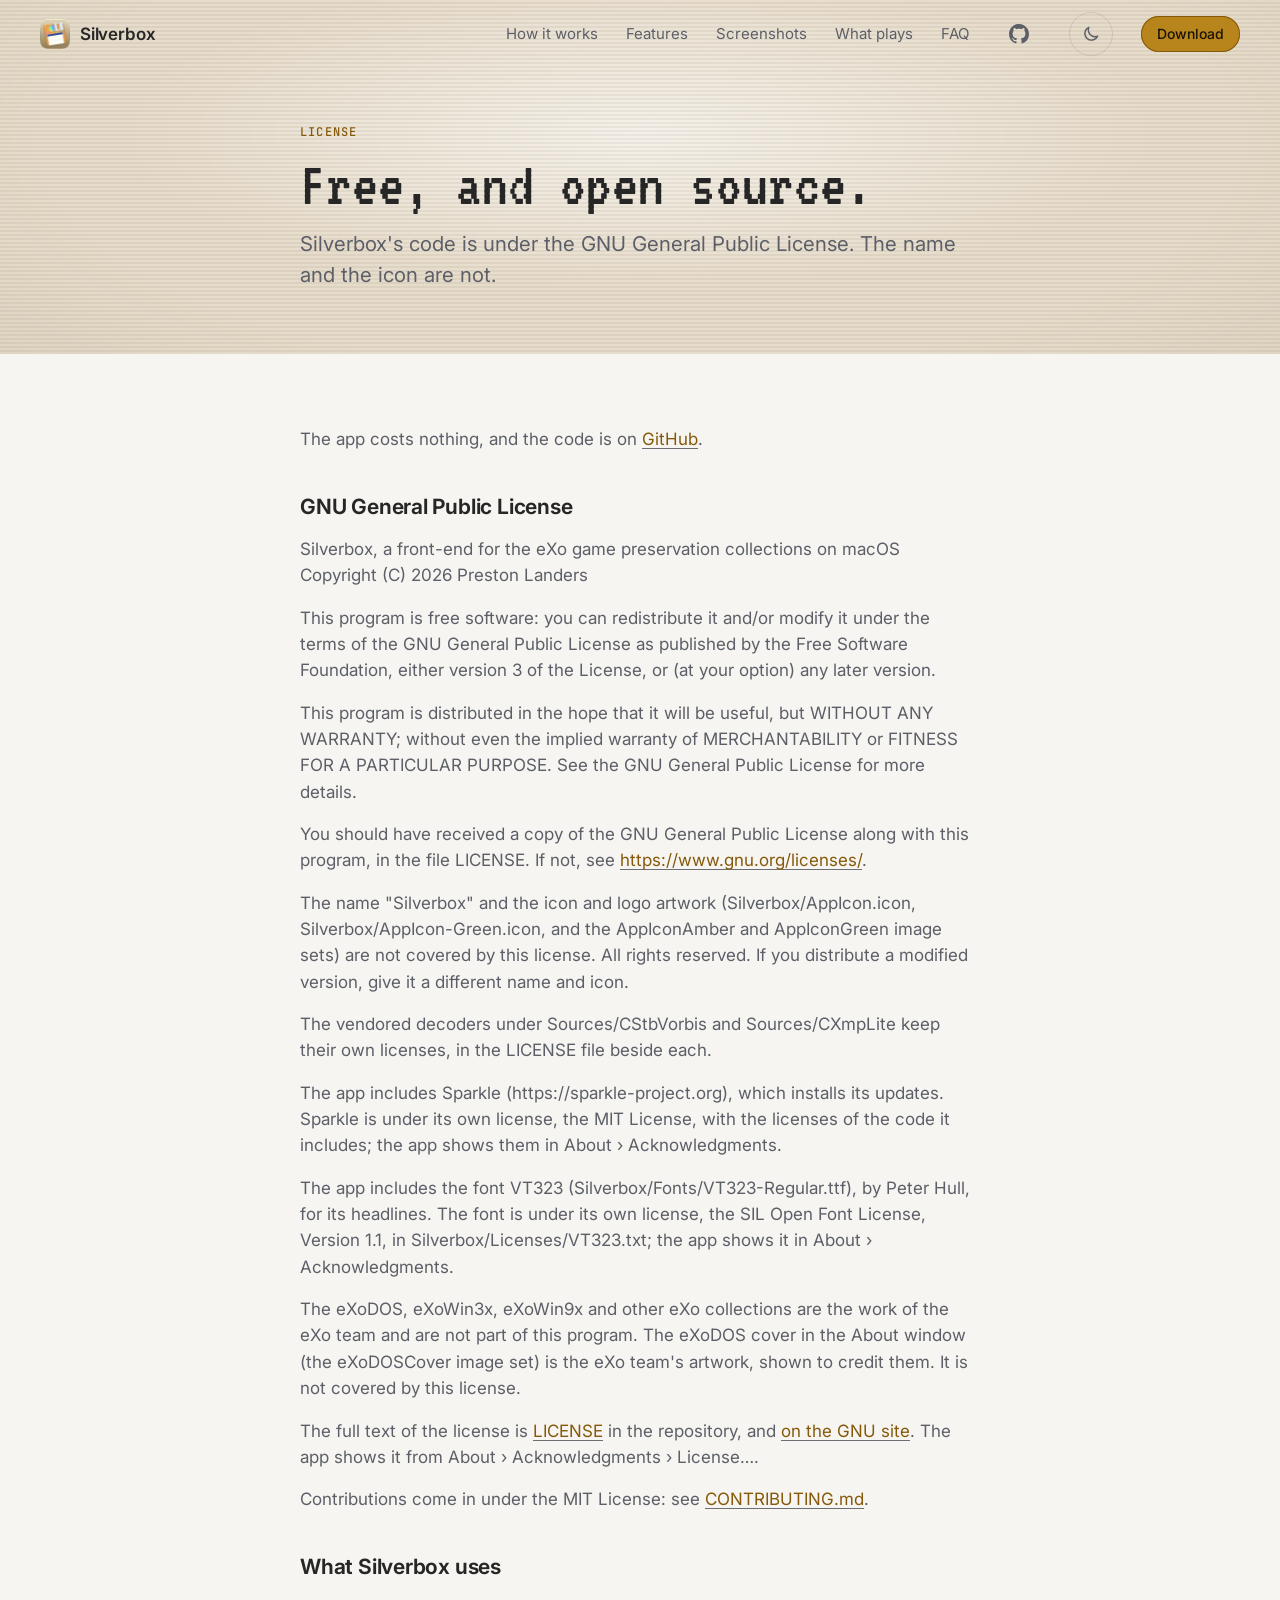
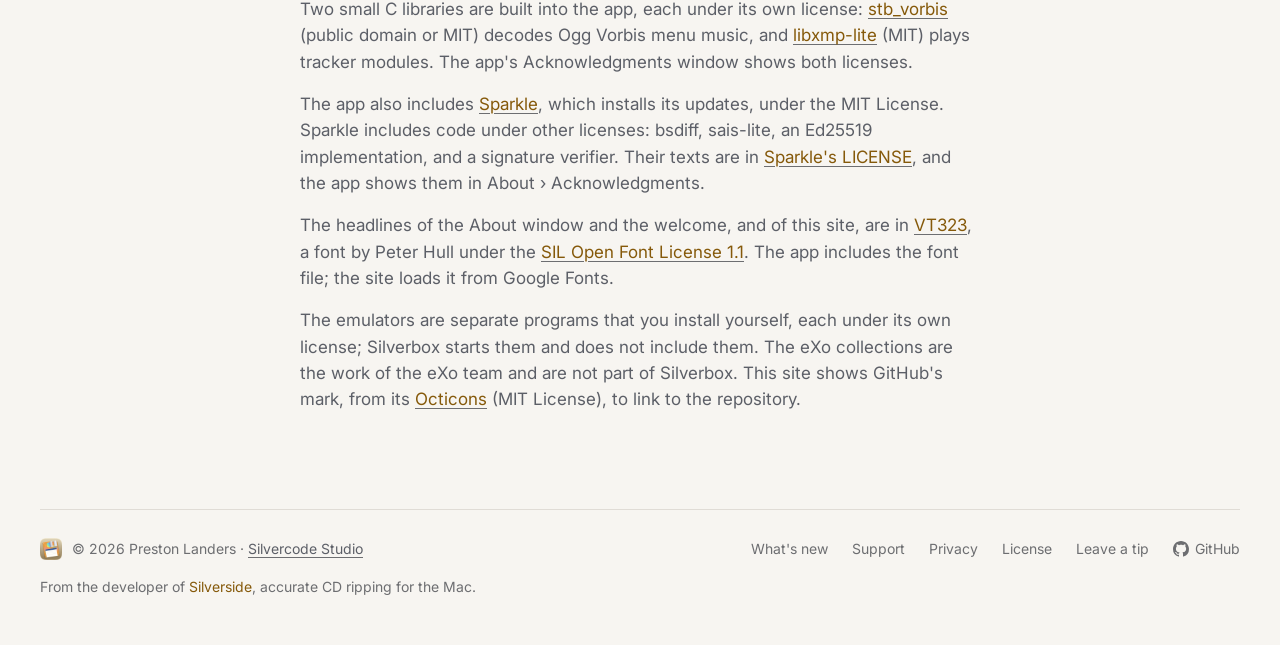
<file: docs/site/license.html>
<!doctype html>
<html lang="en">
<head>
  <meta charset="utf-8">
  <meta name="viewport" content="width=device-width, initial-scale=1">
  <title>License — Silverbox</title>
  <meta name="description" content="Silverbox is free software under the GNU General Public License. The name and the icon are not covered by it.">
  <meta name="color-scheme" content="dark light">
  <meta name="theme-color" content="#14100b" media="(prefers-color-scheme: dark)">
  <meta name="theme-color" content="#e6dccb" media="(prefers-color-scheme: light)">
  <link rel="canonical" href="https://getsilverbox.app/license.html">
  <link rel="icon" type="image/png" href="images/favicon.png">
  <link rel="apple-touch-icon" href="images/apple-touch-icon.png">
  <link rel="preconnect" href="https://fonts.googleapis.com">
  <link rel="preconnect" href="https://fonts.gstatic.com" crossorigin>
  <link rel="stylesheet" href="https://fonts.googleapis.com/css2?family=VT323&amp;family=Inter:wght@400;500;600;700&amp;family=JetBrains+Mono:wght@400;500&amp;display=swap">
  <!-- A theme chosen with the button wins over the system appearance; set it before the page draws. -->
  <script>try { var t = localStorage.getItem("theme"); if (t) document.documentElement.dataset.theme = t; } catch (e) {}</script>
  <link rel="stylesheet" href="css/tokens.css">
  <link rel="stylesheet" href="css/site.css">
</head>
<body>
  <a class="skip-link" href="#main">Skip to content</a>

  <div class="sb-crt">
    <header class="gutter">
      <nav class="nav wrap" aria-label="Main">
        <a class="brand" href="/">
          <img src="images/icon.png" alt="" width="30" height="30">
          <span>Silverbox</span>
        </a>
        <div class="nav-links">
          <a class="nav-more" href="/#how">How it works</a>
          <a class="nav-more" href="/#features">Features</a>
          <a class="nav-more" href="screenshots.html">Screenshots</a>
          <a class="nav-more" href="/#plays">What plays</a>
          <a class="nav-more" href="/#faq">FAQ</a>
          <!-- GitHub's mark, from its Octicons set (MIT). GitHub allows it for a link to a repository. -->
          <a class="nav-icon" href="https://github.com/SilvercodeStudio/Silverbox" aria-label="Silverbox on GitHub" title="GitHub"><svg viewBox="0 0 16 16" width="20" height="20" fill="currentColor" aria-hidden="true"><path d="M8 0c4.42 0 8 3.58 8 8a8.013 8.013 0 0 1-5.45 7.59c-.4.08-.55-.17-.55-.38 0-.27.01-1.13.01-2.2 0-.75-.25-1.23-.54-1.48 1.78-.2 3.65-.88 3.65-3.95 0-.88-.31-1.59-.82-2.15.08-.2.36-1.02-.08-2.12 0 0-.67-.22-2.2.82-.64-.18-1.32-.27-2-.27-.68 0-1.36.09-2 .27-1.53-1.03-2.2-.82-2.2-.82-.44 1.1-.16 1.92-.08 2.12-.51.56-.82 1.28-.82 2.15 0 3.06 1.86 3.75 3.64 3.95-.23.2-.44.55-.51 1.07-.46.21-1.61.55-2.33-.66-.15-.24-.6-.83-1.23-.82-.67.01-.27.38.01.53.34.19.73.9.82 1.13.16.45.68 1.31 2.69.94 0 .67.01 1.3.01 1.49 0 .21-.15.45-.55.38A7.995 7.995 0 0 1 0 8c0-4.42 3.58-8 8-8Z"/></svg></a>
          <!-- Shown by js/site.js; without the script the page follows the system appearance. -->
          <button class="nav-icon theme-btn" type="button" aria-label="Switch appearance" title="Switch appearance" hidden><svg class="icon-sun" viewBox="0 0 24 24" width="20" height="20" fill="none" stroke="currentColor" stroke-width="1.7" stroke-linecap="round" stroke-linejoin="round" aria-hidden="true"><circle cx="12" cy="12" r="4"/><path d="M12 2.5v2M12 19.5v2M2.5 12h2M19.5 12h2M5.3 5.3l1.4 1.4M17.3 17.3l1.4 1.4M5.3 18.7l1.4-1.4M17.3 6.7l1.4-1.4"/></svg><svg class="icon-moon" viewBox="0 0 24 24" width="20" height="20" fill="none" stroke="currentColor" stroke-width="1.7" stroke-linecap="round" stroke-linejoin="round" aria-hidden="true"><path d="M20 14.5A8 8 0 0 1 9.5 4a8 8 0 1 0 10.5 10.5z"/></svg></button>
          <a class="sb-btn sb-btn--small" href="/#download">Download</a>
        </div>
      </nav>
    </header>

    <section class="page-band" aria-labelledby="page-title">
      <div class="wrap">
        <span class="sb-eyebrow">License</span>
        <h1 id="page-title" class="sb-display sb-crt-ink page-title">Free, and open source.</h1>
        <p class="lead">Silverbox's code is under the GNU General Public License. The name and the icon are not.</p>
      </div>
    </section>
  </div>

  <main id="main" class="gutter">
    <div class="prose">
      <p>The app costs nothing, and the code is on <a href="https://github.com/SilvercodeStudio/Silverbox">GitHub</a>.</p>

      <h2>GNU General Public License</h2>
      <!-- The text of NOTICE in the repository. Keep the two the same. -->
      <p>Silverbox, a front-end for the eXo game preservation collections on macOS<br>Copyright (C) 2026 Preston Landers</p>
      <p>This program is free software: you can redistribute it and/or modify it under the terms of the GNU General Public License as published by the Free Software Foundation, either version 3 of the License, or (at your option) any later version.</p>
      <p>This program is distributed in the hope that it will be useful, but WITHOUT ANY WARRANTY; without even the implied warranty of MERCHANTABILITY or FITNESS FOR A PARTICULAR PURPOSE. See the GNU General Public License for more details.</p>
      <p>You should have received a copy of the GNU General Public License along with this program, in the file LICENSE. If not, see <a href="https://www.gnu.org/licenses/">https://www.gnu.org/licenses/</a>.</p>
      <p>The name "Silverbox" and the icon and logo artwork (Silverbox/AppIcon.icon, Silverbox/AppIcon-Green.icon, and the AppIconAmber and AppIconGreen image sets) are not covered by this license. All rights reserved. If you distribute a modified version, give it a different name and icon.</p>
      <p>The vendored decoders under Sources/CStbVorbis and Sources/CXmpLite keep their own licenses, in the LICENSE file beside each.</p>
      <p>The app includes Sparkle (https://sparkle-project.org), which installs its updates. Sparkle is under its own license, the MIT License, with the licenses of the code it includes; the app shows them in About › Acknowledgments.</p>
      <p>The app includes the font VT323 (Silverbox/Fonts/VT323-Regular.ttf), by Peter Hull, for its headlines. The font is under its own license, the SIL Open Font License, Version 1.1, in Silverbox/Licenses/VT323.txt; the app shows it in About › Acknowledgments.</p>
      <p>The eXoDOS, eXoWin3x, eXoWin9x and other eXo collections are the work of the eXo team and are not part of this program. The eXoDOS cover in the About window (the eXoDOSCover image set) is the eXo team's artwork, shown to credit them. It is not covered by this license.</p>
      <p>The full text of the license is <a href="https://github.com/SilvercodeStudio/Silverbox/blob/main/LICENSE">LICENSE</a> in the repository, and <a href="https://www.gnu.org/licenses/gpl-3.0.html">on the GNU site</a>. The app shows it from About › Acknowledgments › License….</p>
      <p>Contributions come in under the MIT License: see <a href="https://github.com/SilvercodeStudio/Silverbox/blob/main/CONTRIBUTING.md">CONTRIBUTING.md</a>.</p>

      <h2>What Silverbox uses</h2>
      <p>Two small C libraries are built into the app, each under its own license: <a href="https://github.com/nothings/stb">stb_vorbis</a> (public domain or MIT) decodes Ogg Vorbis menu music, and <a href="https://github.com/libxmp/libxmp">libxmp-lite</a> (MIT) plays tracker modules. The app's Acknowledgments window shows both licenses.</p>
      <p id="sparkle">The app also includes <a href="https://sparkle-project.org">Sparkle</a>, which installs its updates, under the MIT License. Sparkle includes code under other licenses: bsdiff, sais-lite, an Ed25519 implementation, and a signature verifier. Their texts are in <a href="https://github.com/sparkle-project/Sparkle/blob/2.x/LICENSE">Sparkle's LICENSE</a>, and the app shows them in About › Acknowledgments.</p>
      <p id="vt323">The headlines of the About window and the welcome, and of this site, are in <a href="https://github.com/phoikoi/VT323">VT323</a>, a font by Peter Hull under the <a href="https://openfontlicense.org">SIL Open Font License 1.1</a>. The app includes the font file; the site loads it from Google Fonts.</p>
      <p>The emulators are separate programs that you install yourself, each under its own license; Silverbox starts them and does not include them. The eXo collections are the work of the eXo team and are not part of Silverbox. This site shows GitHub's mark, from its <a href="https://github.com/primer/octicons">Octicons</a> (MIT License), to link to the repository.</p>
    </div>
  </main>

  <footer class="site-footer gutter">
    <div class="wrap">
      <div class="footer-brand">
        <img src="images/icon.png" alt="" width="22" height="22" loading="lazy">
        <span>© 2026 Preston Landers · <a href="https://silvercode.studio">Silvercode Studio</a></span>
      </div>
      <nav class="footer-links" aria-label="Footer">
        <a href="https://github.com/SilvercodeStudio/Silverbox/blob/main/CHANGELOG.md">What's new</a>
        <a href="https://github.com/SilvercodeStudio/Silverbox/issues">Support</a>
        <a href="privacy.html">Privacy</a>
        <a href="license.html">License</a>
        <a href="https://silvercode.studio/sponsor?from=silverbox">Leave a tip</a>
        <a href="https://github.com/SilvercodeStudio/Silverbox"><svg viewBox="0 0 16 16" width="16" height="16" fill="currentColor" aria-hidden="true"><path d="M8 0c4.42 0 8 3.58 8 8a8.013 8.013 0 0 1-5.45 7.59c-.4.08-.55-.17-.55-.38 0-.27.01-1.13.01-2.2 0-.75-.25-1.23-.54-1.48 1.78-.2 3.65-.88 3.65-3.95 0-.88-.31-1.59-.82-2.15.08-.2.36-1.02-.08-2.12 0 0-.67-.22-2.2.82-.64-.18-1.32-.27-2-.27-.68 0-1.36.09-2 .27-1.53-1.03-2.2-.82-2.2-.82-.44 1.1-.16 1.92-.08 2.12-.51.56-.82 1.28-.82 2.15 0 3.06 1.86 3.75 3.64 3.95-.23.2-.44.55-.51 1.07-.46.21-1.61.55-2.33-.66-.15-.24-.6-.83-1.23-.82-.67.01-.27.38.01.53.34.19.73.9.82 1.13.16.45.68 1.31 2.69.94 0 .67.01 1.3.01 1.49 0 .21-.15.45-.55.38A7.995 7.995 0 0 1 0 8c0-4.42 3.58-8 8-8Z"/></svg>GitHub</a>
      </nav>
      <p class="footer-note">From the developer of <a href="https://silverside.app">Silverside</a>, accurate CD ripping for the Mac.</p>
    </div>
  </footer>
  <script src="js/site.js" defer></script>
</body>
</html>
</file>
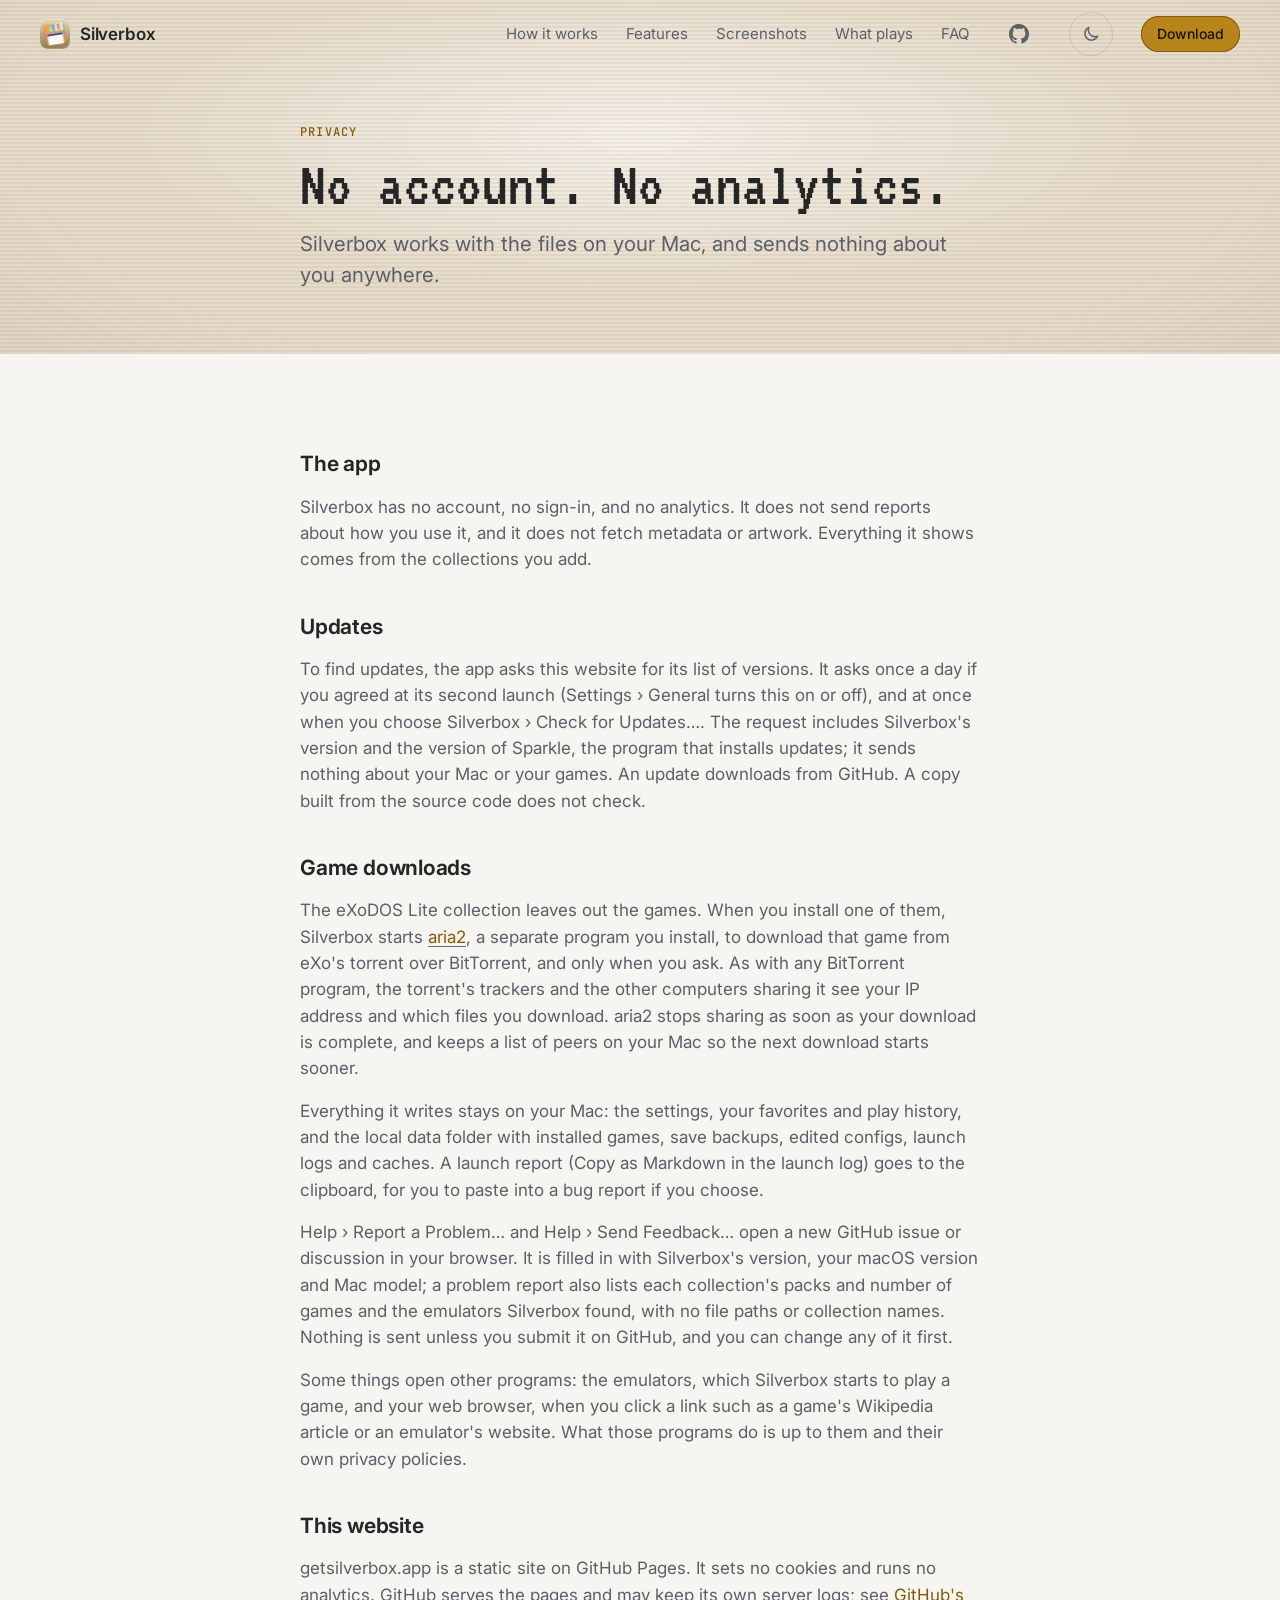
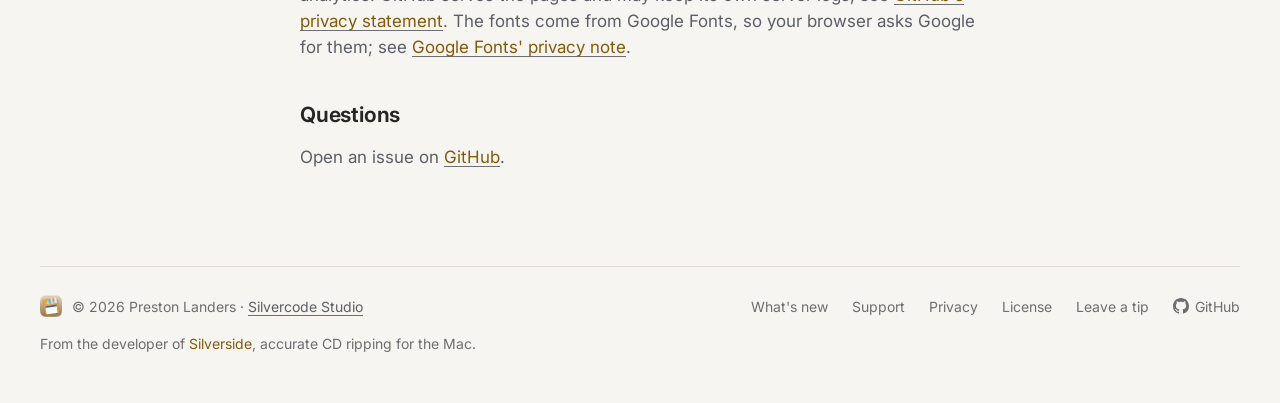
<file: docs/site/privacy.html>
<!doctype html>
<html lang="en">
<head>
  <meta charset="utf-8">
  <meta name="viewport" content="width=device-width, initial-scale=1">
  <title>Privacy — Silverbox</title>
  <meta name="description" content="What Silverbox and getsilverbox.app send, and what they keep. No account, no analytics, and no network use except the game downloads you ask for.">
  <meta name="color-scheme" content="dark light">
  <meta name="theme-color" content="#14100b" media="(prefers-color-scheme: dark)">
  <meta name="theme-color" content="#e6dccb" media="(prefers-color-scheme: light)">
  <link rel="canonical" href="https://getsilverbox.app/privacy.html">
  <link rel="icon" type="image/png" href="images/favicon.png">
  <link rel="apple-touch-icon" href="images/apple-touch-icon.png">
  <link rel="preconnect" href="https://fonts.googleapis.com">
  <link rel="preconnect" href="https://fonts.gstatic.com" crossorigin>
  <link rel="stylesheet" href="https://fonts.googleapis.com/css2?family=VT323&amp;family=Inter:wght@400;500;600;700&amp;family=JetBrains+Mono:wght@400;500&amp;display=swap">
  <!-- A theme chosen with the button wins over the system appearance; set it before the page draws. -->
  <script>try { var t = localStorage.getItem("theme"); if (t) document.documentElement.dataset.theme = t; } catch (e) {}</script>
  <link rel="stylesheet" href="css/tokens.css">
  <link rel="stylesheet" href="css/site.css">
</head>
<body>
  <a class="skip-link" href="#main">Skip to content</a>

  <div class="sb-crt">
    <header class="gutter">
      <nav class="nav wrap" aria-label="Main">
        <a class="brand" href="/">
          <img src="images/icon.png" alt="" width="30" height="30">
          <span>Silverbox</span>
        </a>
        <div class="nav-links">
          <a class="nav-more" href="/#how">How it works</a>
          <a class="nav-more" href="/#features">Features</a>
          <a class="nav-more" href="screenshots.html">Screenshots</a>
          <a class="nav-more" href="/#plays">What plays</a>
          <a class="nav-more" href="/#faq">FAQ</a>
          <!-- GitHub's mark, from its Octicons set (MIT). GitHub allows it for a link to a repository. -->
          <a class="nav-icon" href="https://github.com/SilvercodeStudio/Silverbox" aria-label="Silverbox on GitHub" title="GitHub"><svg viewBox="0 0 16 16" width="20" height="20" fill="currentColor" aria-hidden="true"><path d="M8 0c4.42 0 8 3.58 8 8a8.013 8.013 0 0 1-5.45 7.59c-.4.08-.55-.17-.55-.38 0-.27.01-1.13.01-2.2 0-.75-.25-1.23-.54-1.48 1.78-.2 3.65-.88 3.65-3.95 0-.88-.31-1.59-.82-2.15.08-.2.36-1.02-.08-2.12 0 0-.67-.22-2.2.82-.64-.18-1.32-.27-2-.27-.68 0-1.36.09-2 .27-1.53-1.03-2.2-.82-2.2-.82-.44 1.1-.16 1.92-.08 2.12-.51.56-.82 1.28-.82 2.15 0 3.06 1.86 3.75 3.64 3.95-.23.2-.44.55-.51 1.07-.46.21-1.61.55-2.33-.66-.15-.24-.6-.83-1.23-.82-.67.01-.27.38.01.53.34.19.73.9.82 1.13.16.45.68 1.31 2.69.94 0 .67.01 1.3.01 1.49 0 .21-.15.45-.55.38A7.995 7.995 0 0 1 0 8c0-4.42 3.58-8 8-8Z"/></svg></a>
          <!-- Shown by js/site.js; without the script the page follows the system appearance. -->
          <button class="nav-icon theme-btn" type="button" aria-label="Switch appearance" title="Switch appearance" hidden><svg class="icon-sun" viewBox="0 0 24 24" width="20" height="20" fill="none" stroke="currentColor" stroke-width="1.7" stroke-linecap="round" stroke-linejoin="round" aria-hidden="true"><circle cx="12" cy="12" r="4"/><path d="M12 2.5v2M12 19.5v2M2.5 12h2M19.5 12h2M5.3 5.3l1.4 1.4M17.3 17.3l1.4 1.4M5.3 18.7l1.4-1.4M17.3 6.7l1.4-1.4"/></svg><svg class="icon-moon" viewBox="0 0 24 24" width="20" height="20" fill="none" stroke="currentColor" stroke-width="1.7" stroke-linecap="round" stroke-linejoin="round" aria-hidden="true"><path d="M20 14.5A8 8 0 0 1 9.5 4a8 8 0 1 0 10.5 10.5z"/></svg></button>
          <a class="sb-btn sb-btn--small" href="/#download">Download</a>
        </div>
      </nav>
    </header>

    <section class="page-band" aria-labelledby="page-title">
      <div class="wrap">
        <span class="sb-eyebrow">Privacy</span>
        <h1 id="page-title" class="sb-display sb-crt-ink page-title">No account. No analytics.</h1>
        <p class="lead">Silverbox works with the files on your Mac, and sends nothing about you anywhere.</p>
      </div>
    </section>
  </div>

  <main id="main" class="gutter">
    <div class="prose">
      <h2>The app</h2>
      <p>Silverbox has no account, no sign-in, and no analytics. It does not send reports about how you use it, and it does not fetch metadata or artwork. Everything it shows comes from the collections you add.</p>
      <h2>Updates</h2>
      <p>To find updates, the app asks this website for its list of versions. It asks once a day if you agreed at its second launch (Settings › General turns this on or off), and at once when you choose Silverbox › Check for Updates…. The request includes Silverbox's version and the version of Sparkle, the program that installs updates; it sends nothing about your Mac or your games. An update downloads from GitHub. A copy built from the source code does not check.</p>
      <h2>Game downloads</h2>
      <p>The eXoDOS Lite collection leaves out the games. When you install one of them, Silverbox starts <a href="https://aria2.github.io/">aria2</a>, a separate program you install, to download that game from eXo's torrent over BitTorrent, and only when you ask. As with any BitTorrent program, the torrent's trackers and the other computers sharing it see your IP address and which files you download. aria2 stops sharing as soon as your download is complete, and keeps a list of peers on your Mac so the next download starts sooner.</p>
      <p>Everything it writes stays on your Mac: the settings, your favorites and play history, and the local data folder with installed games, save backups, edited configs, launch logs and caches. A launch report (Copy as Markdown in the launch log) goes to the clipboard, for you to paste into a bug report if you choose.</p>
      <p>Help › Report a Problem… and Help › Send Feedback… open a new GitHub issue or discussion in your browser. It is filled in with Silverbox's version, your macOS version and Mac model; a problem report also lists each collection's packs and number of games and the emulators Silverbox found, with no file paths or collection names. Nothing is sent unless you submit it on GitHub, and you can change any of it first.</p>
      <p>Some things open other programs: the emulators, which Silverbox starts to play a game, and your web browser, when you click a link such as a game's Wikipedia article or an emulator's website. What those programs do is up to them and their own privacy policies.</p>

      <h2>This website</h2>
      <p>getsilverbox.app is a static site on GitHub Pages. It sets no cookies and runs no analytics. GitHub serves the pages and may keep its own server logs; see <a href="https://docs.github.com/en/site-policy/privacy-policies/github-general-privacy-statement">GitHub's privacy statement</a>. The fonts come from Google Fonts, so your browser asks Google for them; see <a href="https://developers.google.com/fonts/faq/privacy">Google Fonts' privacy note</a>.</p>

      <h2>Questions</h2>
      <p>Open an issue on <a href="https://github.com/SilvercodeStudio/Silverbox/issues">GitHub</a>.</p>
    </div>
  </main>

  <footer class="site-footer gutter">
    <div class="wrap">
      <div class="footer-brand">
        <img src="images/icon.png" alt="" width="22" height="22" loading="lazy">
        <span>© 2026 Preston Landers · <a href="https://silvercode.studio">Silvercode Studio</a></span>
      </div>
      <nav class="footer-links" aria-label="Footer">
        <a href="https://github.com/SilvercodeStudio/Silverbox/blob/main/CHANGELOG.md">What's new</a>
        <a href="https://github.com/SilvercodeStudio/Silverbox/issues">Support</a>
        <a href="privacy.html">Privacy</a>
        <a href="license.html">License</a>
        <a href="https://silvercode.studio/sponsor?from=silverbox">Leave a tip</a>
        <a href="https://github.com/SilvercodeStudio/Silverbox"><svg viewBox="0 0 16 16" width="16" height="16" fill="currentColor" aria-hidden="true"><path d="M8 0c4.42 0 8 3.58 8 8a8.013 8.013 0 0 1-5.45 7.59c-.4.08-.55-.17-.55-.38 0-.27.01-1.13.01-2.2 0-.75-.25-1.23-.54-1.48 1.78-.2 3.65-.88 3.65-3.95 0-.88-.31-1.59-.82-2.15.08-.2.36-1.02-.08-2.12 0 0-.67-.22-2.2.82-.64-.18-1.32-.27-2-.27-.68 0-1.36.09-2 .27-1.53-1.03-2.2-.82-2.2-.82-.44 1.1-.16 1.92-.08 2.12-.51.56-.82 1.28-.82 2.15 0 3.06 1.86 3.75 3.64 3.95-.23.2-.44.55-.51 1.07-.46.21-1.61.55-2.33-.66-.15-.24-.6-.83-1.23-.82-.67.01-.27.38.01.53.34.19.73.9.82 1.13.16.45.68 1.31 2.69.94 0 .67.01 1.3.01 1.49 0 .21-.15.45-.55.38A7.995 7.995 0 0 1 0 8c0-4.42 3.58-8 8-8Z"/></svg>GitHub</a>
      </nav>
      <p class="footer-note">From the developer of <a href="https://silverside.app">Silverside</a>, accurate CD ripping for the Mac.</p>
    </div>
  </footer>
  <script src="js/site.js" defer></script>
</body>
</html>
</file>
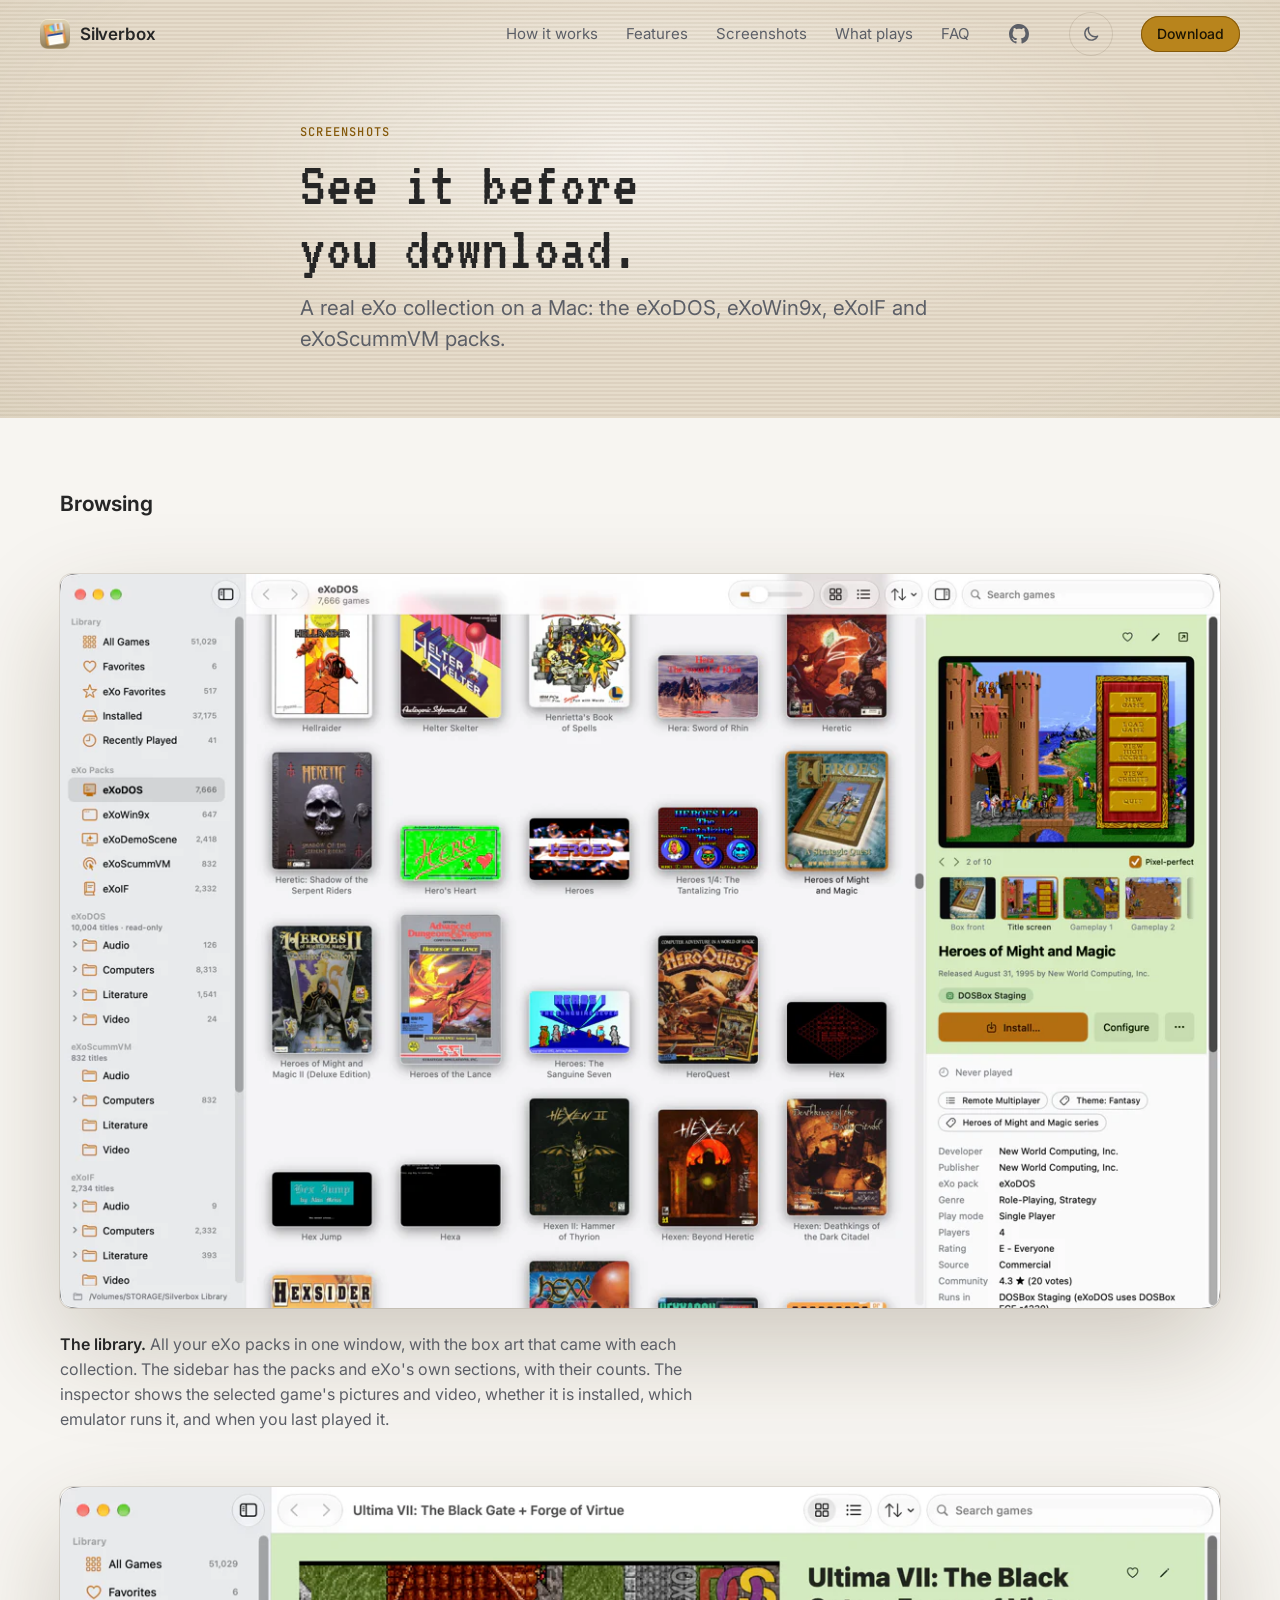
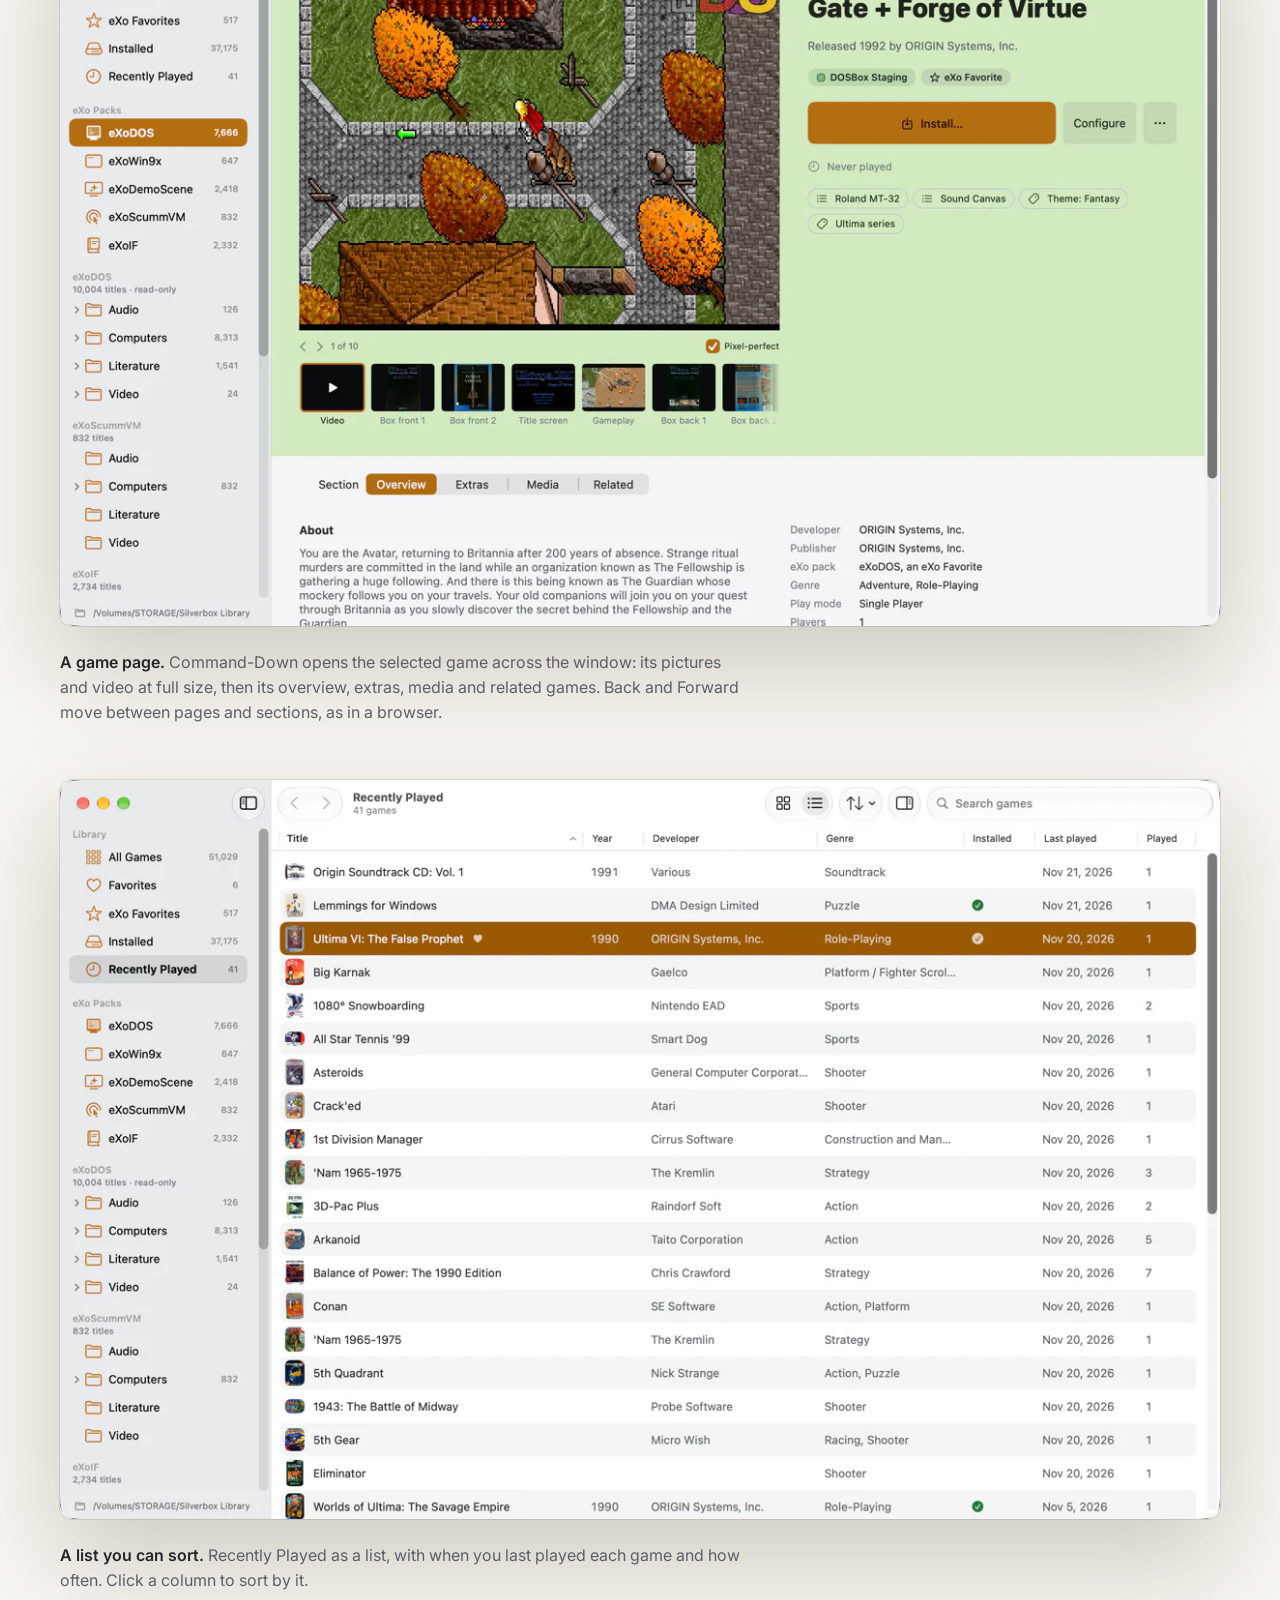
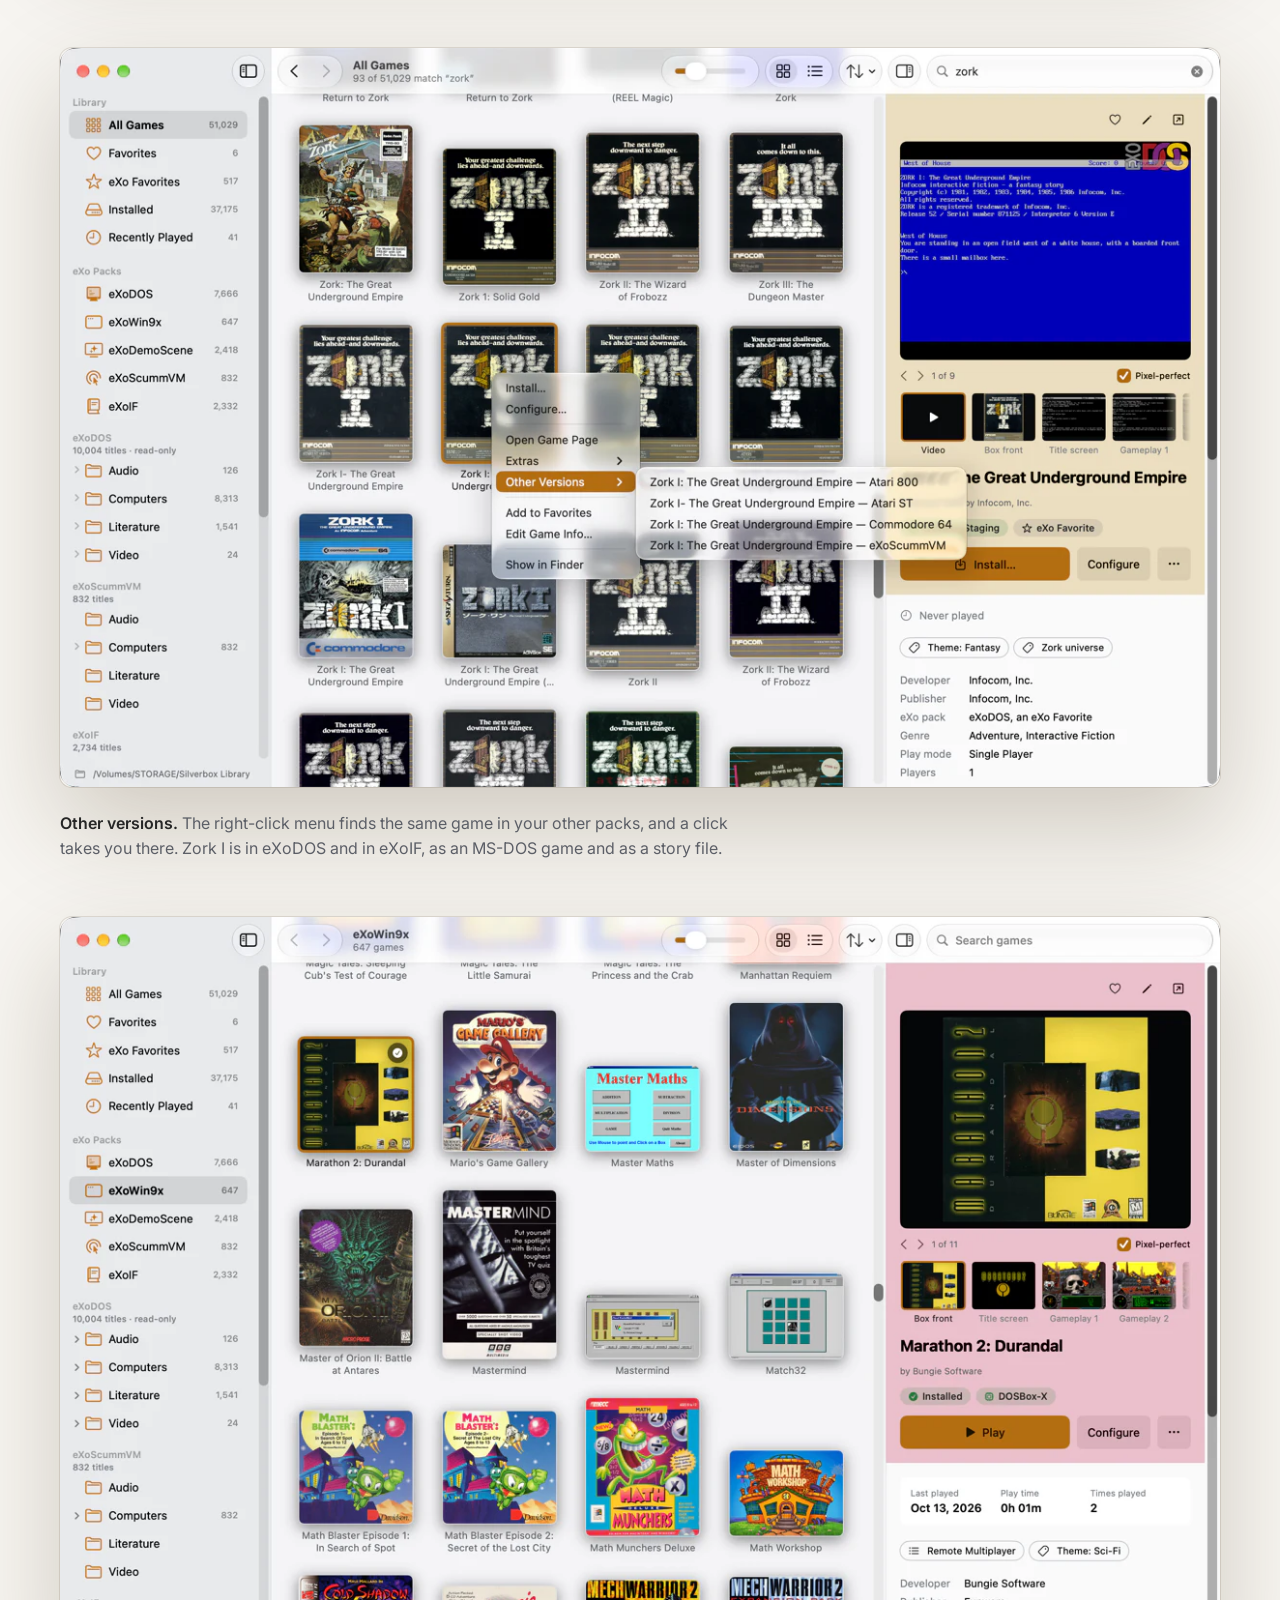
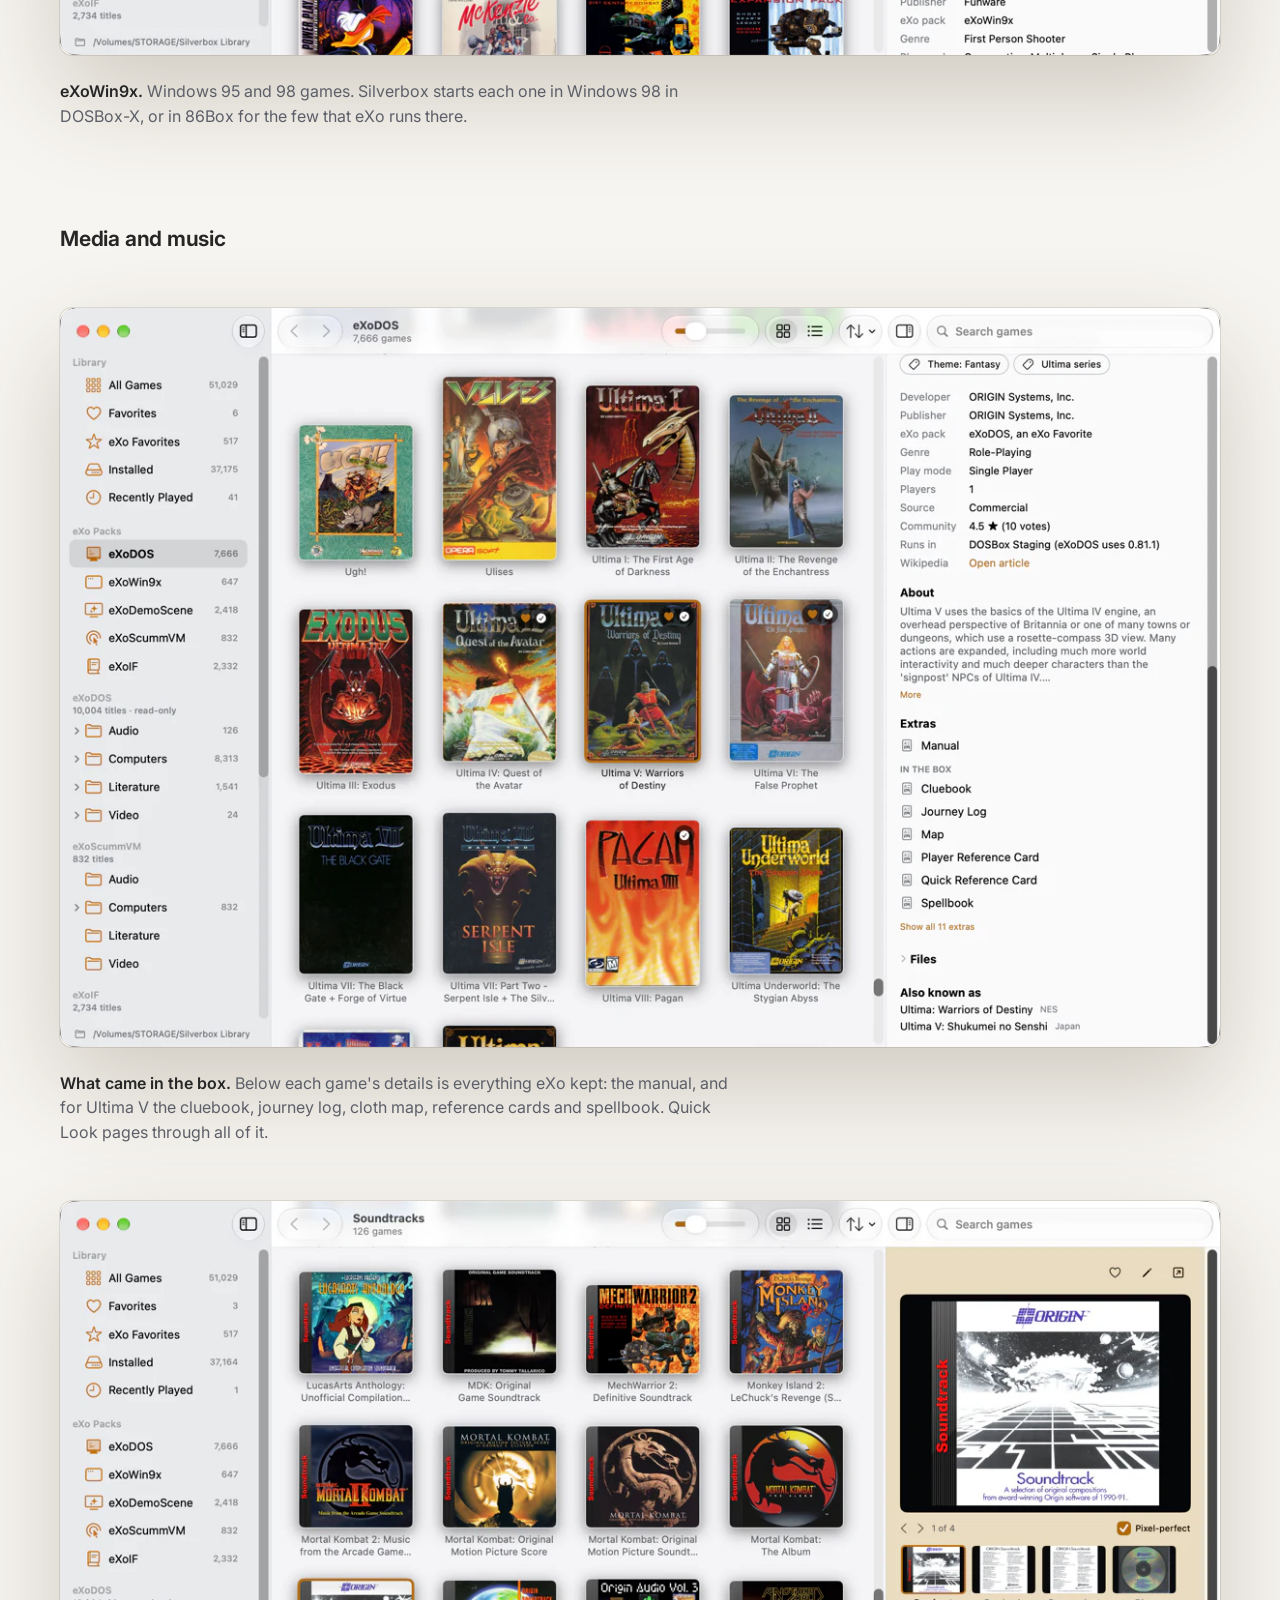
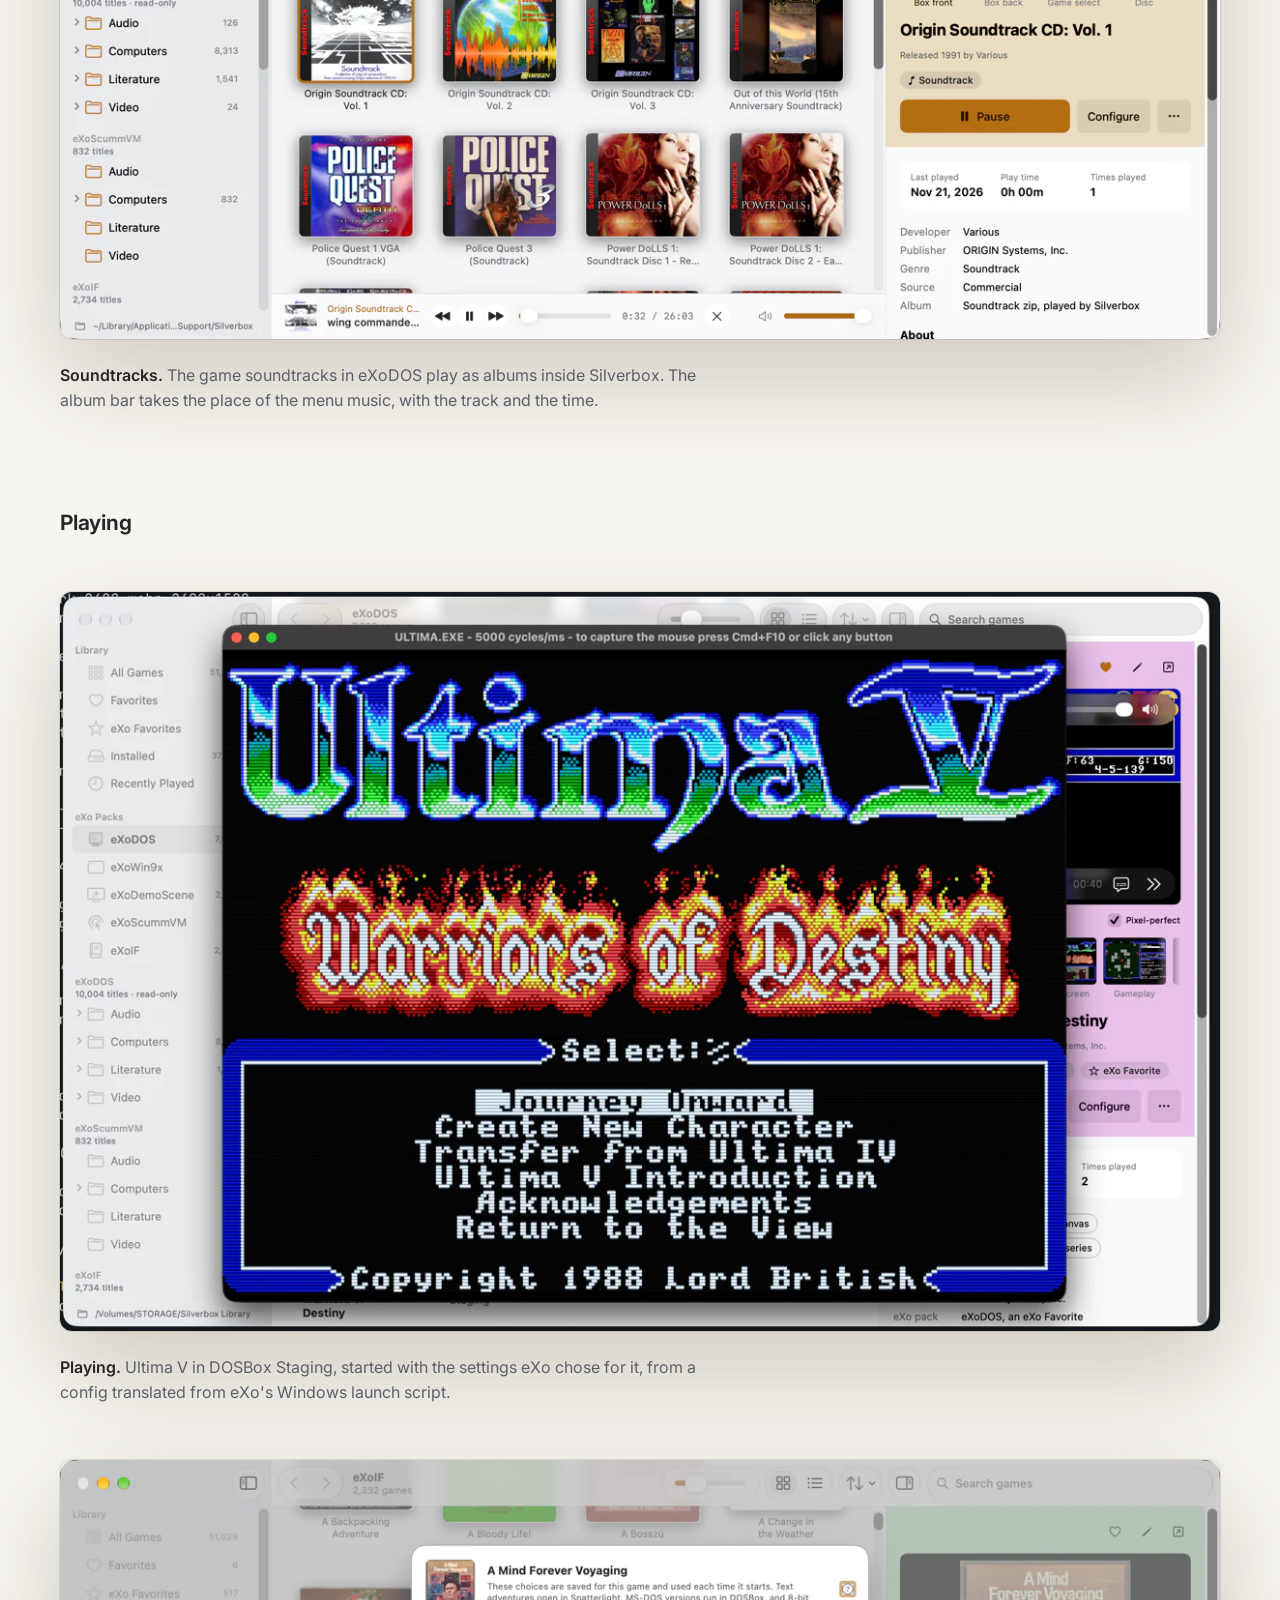
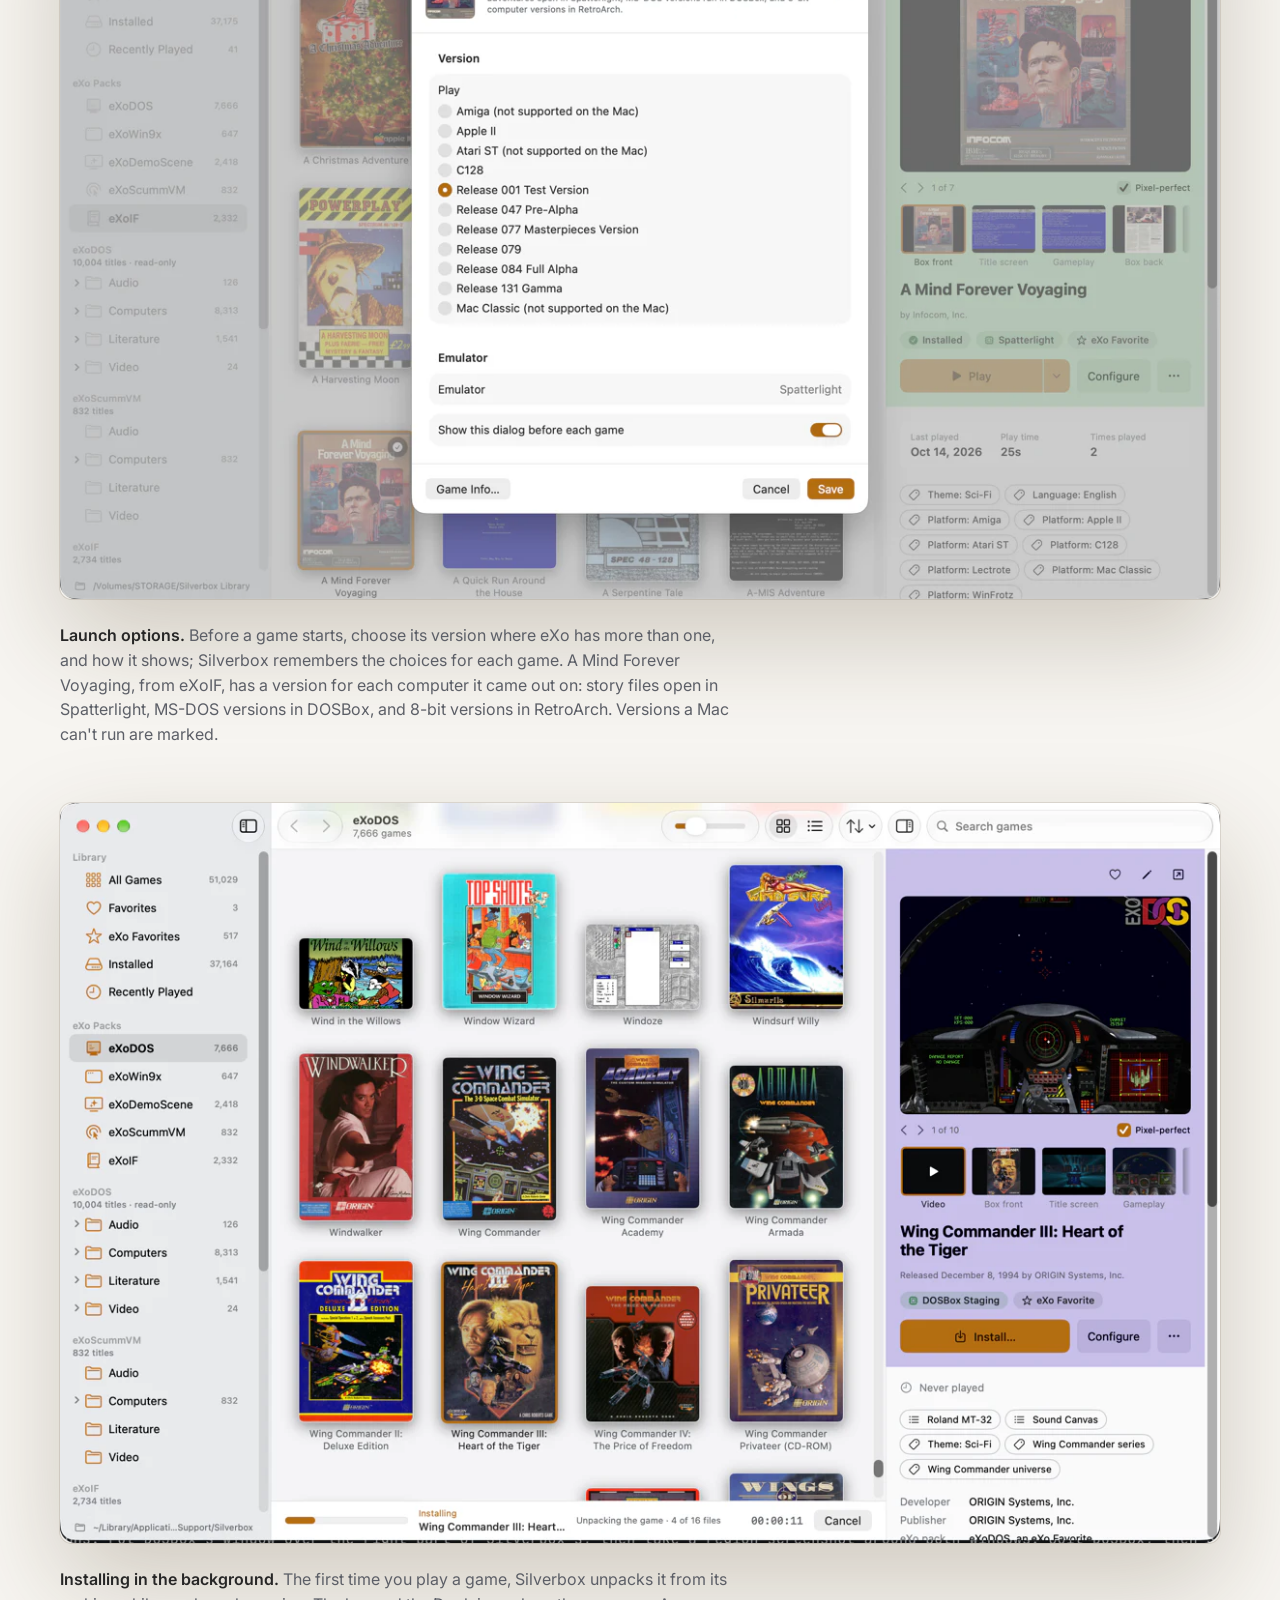
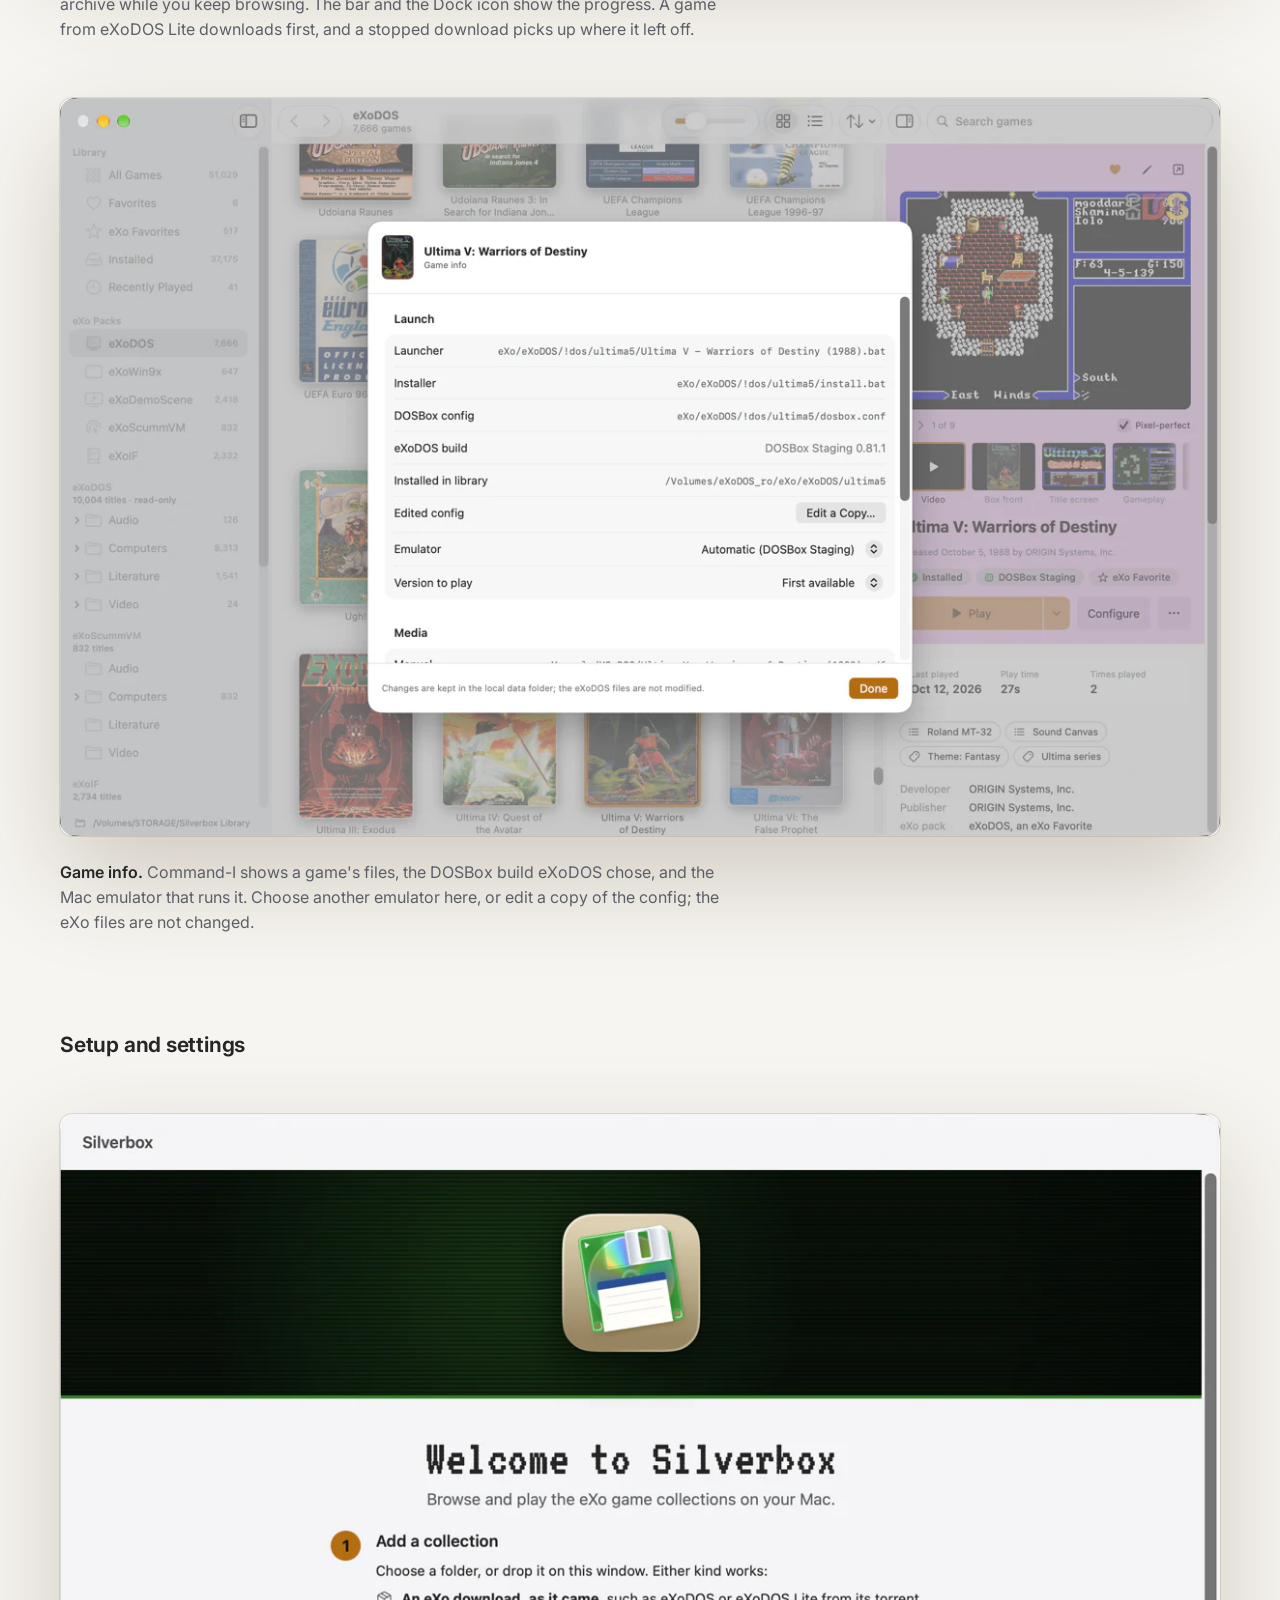
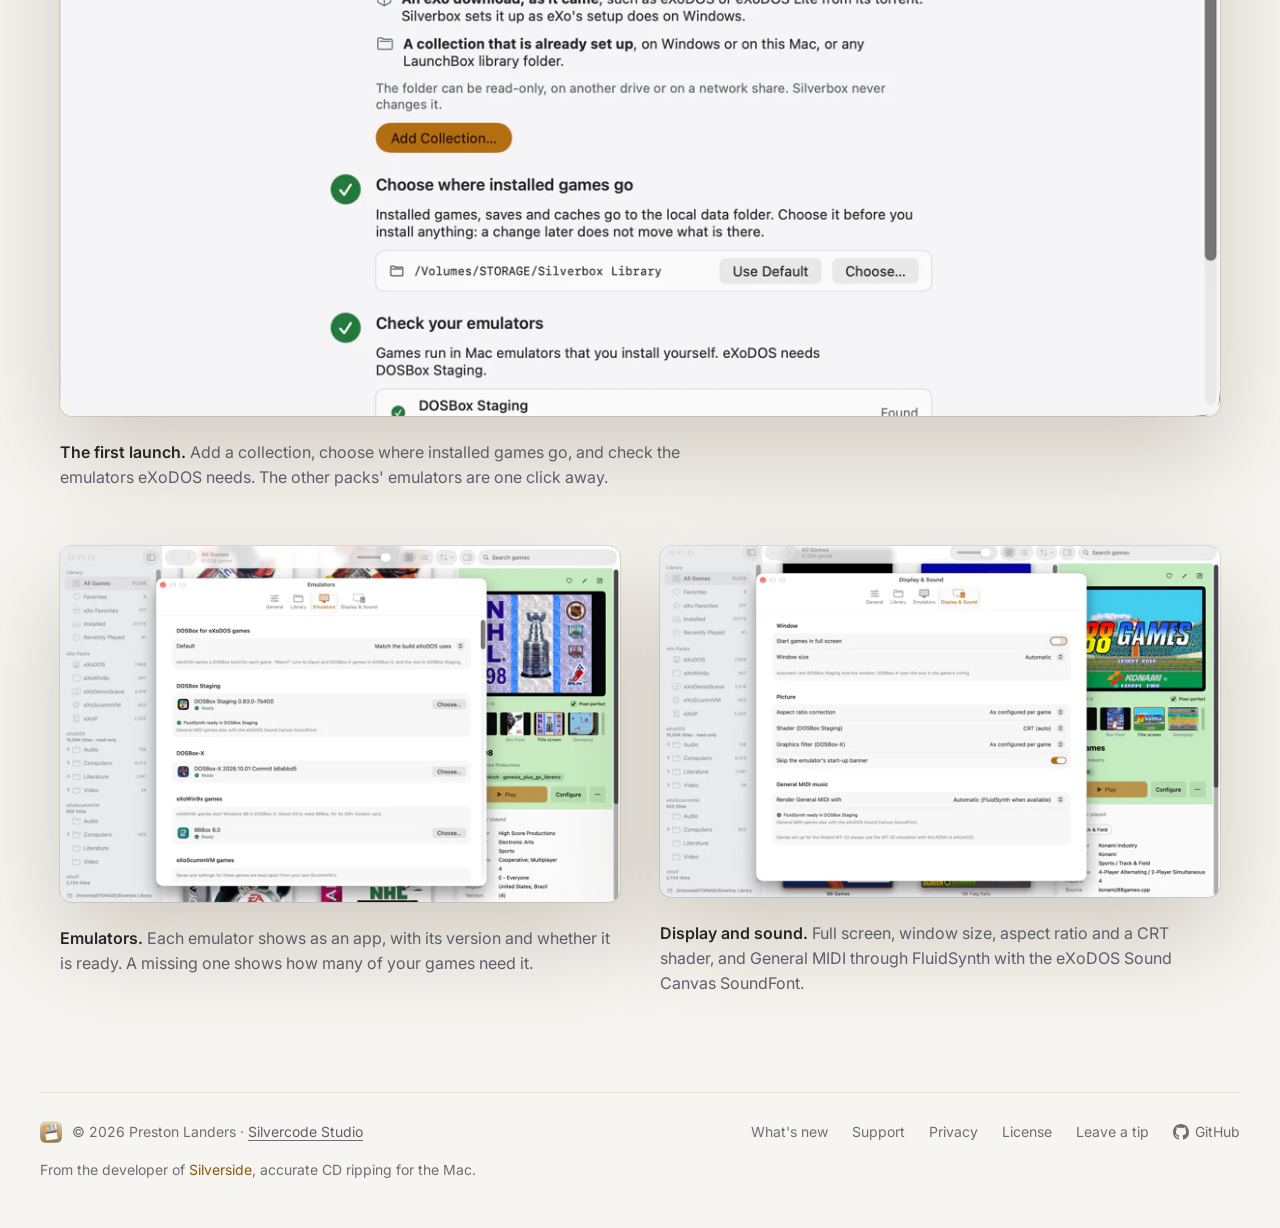
<file: docs/site/screenshots.html>
<!doctype html>
<html lang="en">
<head>
  <meta charset="utf-8">
  <meta name="viewport" content="width=device-width, initial-scale=1">
  <title>Screenshots — Silverbox</title>
  <meta name="description" content="Screenshots of Silverbox: the eXo collections on a Mac, with box art, manuals and soundtracks, games installing in the background, and games running in Mac emulators.">
  <meta name="color-scheme" content="dark light">
  <meta name="theme-color" content="#14100b" media="(prefers-color-scheme: dark)">
  <meta name="theme-color" content="#e6dccb" media="(prefers-color-scheme: light)">
  <meta property="og:type" content="website">
  <meta property="og:url" content="https://getsilverbox.app/screenshots.html">
  <meta property="og:title" content="Screenshots — Silverbox">
  <meta property="og:description" content="The library, game pages, manuals and soundtracks, launch options and games running, in dark and light.">
  <meta property="og:image" content="https://getsilverbox.app/images/og-image.jpg">
  <meta property="og:image:width" content="1200">
  <meta property="og:image:height" content="630">
  <meta property="og:image:alt" content="Silverbox showing the eXoDOS pack as box art, with Heroes of Might and Magic selected">
  <meta name="twitter:card" content="summary_large_image">
  <link rel="canonical" href="https://getsilverbox.app/screenshots.html">
  <link rel="icon" type="image/png" href="images/favicon.png">
  <link rel="apple-touch-icon" href="images/apple-touch-icon.png">
  <link rel="preconnect" href="https://fonts.googleapis.com">
  <link rel="preconnect" href="https://fonts.gstatic.com" crossorigin>
  <link rel="stylesheet" href="https://fonts.googleapis.com/css2?family=VT323&amp;family=Inter:wght@400;500;600;700&amp;family=JetBrains+Mono:wght@400;500&amp;display=swap">
  <!-- A theme chosen with the button wins over the system appearance; set it before the page draws. -->
  <script>try { var t = localStorage.getItem("theme"); if (t) document.documentElement.dataset.theme = t; } catch (e) {}</script>
  <link rel="stylesheet" href="css/tokens.css">
  <link rel="stylesheet" href="css/site.css">
</head>
<body>
  <a class="skip-link" href="#main">Skip to content</a>

  <div class="sb-crt">
    <header class="gutter">
      <nav class="nav wrap" aria-label="Main">
        <a class="brand" href="/">
          <img src="images/icon.png" alt="" width="30" height="30">
          <span>Silverbox</span>
        </a>
        <div class="nav-links">
          <a class="nav-more" href="/#how">How it works</a>
          <a class="nav-more" href="/#features">Features</a>
          <a class="nav-more" href="screenshots.html" aria-current="page">Screenshots</a>
          <a class="nav-more" href="/#plays">What plays</a>
          <a class="nav-more" href="/#faq">FAQ</a>
          <!-- GitHub's mark, from its Octicons set (MIT). GitHub allows it for a link to a repository. -->
          <a class="nav-icon" href="https://github.com/SilvercodeStudio/Silverbox" aria-label="Silverbox on GitHub" title="GitHub"><svg viewBox="0 0 16 16" width="20" height="20" fill="currentColor" aria-hidden="true"><path d="M8 0c4.42 0 8 3.58 8 8a8.013 8.013 0 0 1-5.45 7.59c-.4.08-.55-.17-.55-.38 0-.27.01-1.13.01-2.2 0-.75-.25-1.23-.54-1.48 1.78-.2 3.65-.88 3.65-3.95 0-.88-.31-1.59-.82-2.15.08-.2.36-1.02-.08-2.12 0 0-.67-.22-2.2.82-.64-.18-1.32-.27-2-.27-.68 0-1.36.09-2 .27-1.53-1.03-2.2-.82-2.2-.82-.44 1.1-.16 1.92-.08 2.12-.51.56-.82 1.28-.82 2.15 0 3.06 1.86 3.75 3.64 3.95-.23.2-.44.55-.51 1.07-.46.21-1.61.55-2.33-.66-.15-.24-.6-.83-1.23-.82-.67.01-.27.38.01.53.34.19.73.9.82 1.13.16.45.68 1.31 2.69.94 0 .67.01 1.3.01 1.49 0 .21-.15.45-.55.38A7.995 7.995 0 0 1 0 8c0-4.42 3.58-8 8-8Z"/></svg></a>
          <!-- Shown by js/site.js; without the script the page follows the system appearance. -->
          <button class="nav-icon theme-btn" type="button" aria-label="Switch appearance" title="Switch appearance" hidden><svg class="icon-sun" viewBox="0 0 24 24" width="20" height="20" fill="none" stroke="currentColor" stroke-width="1.7" stroke-linecap="round" stroke-linejoin="round" aria-hidden="true"><circle cx="12" cy="12" r="4"/><path d="M12 2.5v2M12 19.5v2M2.5 12h2M19.5 12h2M5.3 5.3l1.4 1.4M17.3 17.3l1.4 1.4M5.3 18.7l1.4-1.4M17.3 6.7l1.4-1.4"/></svg><svg class="icon-moon" viewBox="0 0 24 24" width="20" height="20" fill="none" stroke="currentColor" stroke-width="1.7" stroke-linecap="round" stroke-linejoin="round" aria-hidden="true"><path d="M20 14.5A8 8 0 0 1 9.5 4a8 8 0 1 0 10.5 10.5z"/></svg></button>
          <a class="sb-btn sb-btn--small" href="/#download">Download</a>
        </div>
      </nav>
    </header>

    <section class="page-band" aria-labelledby="page-title">
      <div class="wrap">
        <span class="sb-eyebrow">Screenshots</span>
        <h1 id="page-title" class="sb-display sb-crt-ink page-title">See it before you download.</h1>
        <p class="lead">A real eXo collection on a Mac: the eXoDOS, eXoWin9x, eXoIF and eXoScummVM packs.</p>
      </div>
    </section>
  </div>

  <main id="main" class="gutter">
    <div class="gallery">
      <section class="gallery-group" aria-labelledby="g-browsing">
        <h2 id="g-browsing" class="gallery-title">Browsing</h2>
        <figure class="gallery-item">
          <a class="zoom" href="images/library-dark-2400.webp" data-light="images/library-light-2400.webp">
            <picture>
              <source data-theme-light media="(prefers-color-scheme: light)" srcset="images/library-light-1200.webp 1200w, images/library-light-2400.webp 2400w" sizes="(min-width: 1224px) 1160px, calc(100vw - 32px)">
              <img class="sb-shot" src="images/library-dark-2400.webp" srcset="images/library-dark-1200.webp 1200w, images/library-dark-2400.webp 2400w" sizes="(min-width: 1224px) 1160px, calc(100vw - 32px)" width="2400" height="1521" loading="lazy" alt="The Silverbox library: the eXoDOS pack as box art, from Heretic to Hexen, with Heroes of Might and Magic selected and its box art, status chips and details in the inspector">
            </picture>
          </a>
          <figcaption><strong>The library.</strong> All your eXo packs in one window, with the box art that came with each collection. The sidebar has the packs and eXo's own sections, with their counts. The inspector shows the selected game's pictures and video, whether it is installed, which emulator runs it, and when you last played it.</figcaption>
        </figure>
        <figure class="gallery-item">
          <a class="zoom" href="images/game-page-dark-2400.webp" data-light="images/game-page-light-2400.webp">
            <picture>
              <source data-theme-light media="(prefers-color-scheme: light)" srcset="images/game-page-light-1200.webp 1200w, images/game-page-light-2400.webp 2400w" sizes="(min-width: 1224px) 1160px, calc(100vw - 32px)">
              <img class="sb-shot" src="images/game-page-dark-2400.webp" srcset="images/game-page-dark-1200.webp 1200w, images/game-page-dark-2400.webp 2400w" sizes="(min-width: 1224px) 1160px, calc(100vw - 32px)" width="2400" height="1528" loading="lazy" alt="The game page for Ultima VII: The Black Gate + Forge of Virtue: a large gameplay picture with thumbnails of the video, box art and title screen, the Install button, and the overview below">
            </picture>
          </a>
          <figcaption><strong>A game page.</strong> Command-Down opens the selected game across the window: its pictures and video at full size, then its overview, extras, media and related games. Back and Forward move between pages and sections, as in a browser.</figcaption>
        </figure>
        <figure class="gallery-item">
          <a class="zoom" href="images/list-dark-2400.webp" data-light="images/list-light-2400.webp">
            <picture>
              <source data-theme-light media="(prefers-color-scheme: light)" srcset="images/list-light-1200.webp 1200w, images/list-light-2400.webp 2400w" sizes="(min-width: 1224px) 1160px, calc(100vw - 32px)">
              <img class="sb-shot" src="images/list-dark-2400.webp" srcset="images/list-dark-1200.webp 1200w, images/list-dark-2400.webp 2400w" sizes="(min-width: 1224px) 1160px, calc(100vw - 32px)" width="2400" height="1528" loading="lazy" alt="Recently Played as a list: title, year, developer, genre, whether each game is installed, when it was last played and how often">
            </picture>
          </a>
          <figcaption><strong>A list you can sort.</strong> Recently Played as a list, with when you last played each game and how often. Click a column to sort by it.</figcaption>
        </figure>
        <figure class="gallery-item">
          <a class="zoom" href="images/other-versions-dark-2400.webp" data-light="images/other-versions-light-2400.webp">
            <picture>
              <source data-theme-light media="(prefers-color-scheme: light)" srcset="images/other-versions-light-1200.webp 1200w, images/other-versions-light-2400.webp 2400w" sizes="(min-width: 1224px) 1160px, calc(100vw - 32px)">
              <img class="sb-shot" src="images/other-versions-dark-2400.webp" srcset="images/other-versions-dark-1200.webp 1200w, images/other-versions-dark-2400.webp 2400w" sizes="(min-width: 1224px) 1160px, calc(100vw - 32px)" width="2400" height="1528" loading="lazy" alt="A right-click menu on Zork I, with the Other Versions submenu open, listing the same game in other packs">
            </picture>
          </a>
          <figcaption><strong>Other versions.</strong> The right-click menu finds the same game in your other packs, and a click takes you there. Zork I is in eXoDOS and in eXoIF, as an MS-DOS game and as a story file.</figcaption>
        </figure>
        <figure class="gallery-item">
          <a class="zoom" href="images/win9x-dark-2400.webp" data-light="images/win9x-light-2400.webp">
            <picture>
              <source data-theme-light media="(prefers-color-scheme: light)" srcset="images/win9x-light-1200.webp 1200w, images/win9x-light-2400.webp 2400w" sizes="(min-width: 1224px) 1160px, calc(100vw - 32px)">
              <img class="sb-shot" src="images/win9x-dark-2400.webp" srcset="images/win9x-dark-1200.webp 1200w, images/win9x-dark-2400.webp 2400w" sizes="(min-width: 1224px) 1160px, calc(100vw - 32px)" width="2400" height="1528" loading="lazy" alt="The eXoWin9x pack as box art, with Marathon 2: Durandal selected">
            </picture>
          </a>
          <figcaption><strong>eXoWin9x.</strong> Windows 95 and 98 games. Silverbox starts each one in Windows 98 in DOSBox-X, or in 86Box for the few that eXo runs there.</figcaption>
        </figure>
      </section>
      <section class="gallery-group" aria-labelledby="g-media">
        <h2 id="g-media" class="gallery-title">Media and music</h2>
        <figure class="gallery-item">
          <a class="zoom" href="images/details-dark-2400.webp" data-light="images/details-light-2400.webp">
            <picture>
              <source data-theme-light media="(prefers-color-scheme: light)" srcset="images/details-light-1200.webp 1200w, images/details-light-2400.webp 2400w" sizes="(min-width: 1224px) 1160px, calc(100vw - 32px)">
              <img class="sb-shot" src="images/details-dark-2400.webp" srcset="images/details-dark-1200.webp 1200w, images/details-dark-2400.webp 2400w" sizes="(min-width: 1224px) 1160px, calc(100vw - 32px)" width="2400" height="1528" loading="lazy" alt="Ultima V: Warriors of Destiny&#x27;s inspector, scrolled to its credits, the manual and what came in the box: cluebook, journey log, map, reference cards and spellbook">
            </picture>
          </a>
          <figcaption><strong>What came in the box.</strong> Below each game's details is everything eXo kept: the manual, and for Ultima V the cluebook, journey log, cloth map, reference cards and spellbook. Quick Look pages through all of it.</figcaption>
        </figure>
        <figure class="gallery-item">
          <a class="zoom" href="images/soundtrack-dark-2400.webp" data-light="images/soundtrack-light-2400.webp">
            <picture>
              <source data-theme-light media="(prefers-color-scheme: light)" srcset="images/soundtrack-light-1200.webp 1200w, images/soundtrack-light-2400.webp 2400w" sizes="(min-width: 1224px) 1160px, calc(100vw - 32px)">
              <img class="sb-shot" src="images/soundtrack-dark-2400.webp" srcset="images/soundtrack-dark-1200.webp 1200w, images/soundtrack-dark-2400.webp 2400w" sizes="(min-width: 1224px) 1160px, calc(100vw - 32px)" width="2400" height="1528" loading="lazy" alt="The Soundtracks section with the Origin Soundtrack CD, Vol. 1 selected and playing in the album bar at the bottom of the window">
            </picture>
          </a>
          <figcaption><strong>Soundtracks.</strong> The game soundtracks in eXoDOS play as albums inside Silverbox. The album bar takes the place of the menu music, with the track and the time.</figcaption>
        </figure>
      </section>
      <section class="gallery-group" aria-labelledby="g-playing">
        <h2 id="g-playing" class="gallery-title">Playing</h2>
        <figure class="gallery-item">
          <a class="zoom" href="images/playing-dark-2400.webp" data-light="images/playing-light-2400.webp">
            <picture>
              <source data-theme-light media="(prefers-color-scheme: light)" srcset="images/playing-light-1200.webp 1200w, images/playing-light-2400.webp 2400w" sizes="(min-width: 1224px) 1160px, calc(100vw - 32px)">
              <img class="sb-shot" src="images/playing-dark-2400.webp" srcset="images/playing-dark-1200.webp 1200w, images/playing-dark-2400.webp 2400w" sizes="(min-width: 1224px) 1160px, calc(100vw - 32px)" width="2400" height="1531" loading="lazy" alt="Ultima V: Warriors of Destiny running in DOSBox Staging, in its own window beside Silverbox">
            </picture>
          </a>
          <figcaption><strong>Playing.</strong> Ultima V in DOSBox Staging, started with the settings eXo chose for it, from a config translated from eXo's Windows launch script.</figcaption>
        </figure>
        <figure class="gallery-item">
          <a class="zoom" href="images/launch-options-dark-2400.webp" data-light="images/launch-options-light-2400.webp">
            <picture>
              <source data-theme-light media="(prefers-color-scheme: light)" srcset="images/launch-options-light-1200.webp 1200w, images/launch-options-light-2400.webp 2400w" sizes="(min-width: 1224px) 1160px, calc(100vw - 32px)">
              <img class="sb-shot" src="images/launch-options-dark-2400.webp" srcset="images/launch-options-dark-1200.webp 1200w, images/launch-options-dark-2400.webp 2400w" sizes="(min-width: 1224px) 1160px, calc(100vw - 32px)" width="2400" height="1528" loading="lazy" alt="The launch options for A Mind Forever Voyaging, from eXoIF: a version for each computer it came out on, some marked as not supported on the Mac, and the emulator, Spatterlight">
            </picture>
          </a>
          <figcaption><strong>Launch options.</strong> Before a game starts, choose its version where eXo has more than one, and how it shows; Silverbox remembers the choices for each game. A Mind Forever Voyaging, from eXoIF, has a version for each computer it came out on: story files open in Spatterlight, MS-DOS versions in DOSBox, and 8-bit versions in RetroArch. Versions a Mac can't run are marked.</figcaption>
        </figure>
        <figure class="gallery-item">
          <a class="zoom" href="images/installing-dark-2400.webp" data-light="images/installing-light-2400.webp">
            <picture>
              <source data-theme-light media="(prefers-color-scheme: light)" srcset="images/installing-light-1200.webp 1200w, images/installing-light-2400.webp 2400w" sizes="(min-width: 1224px) 1160px, calc(100vw - 32px)">
              <img class="sb-shot" src="images/installing-dark-2400.webp" srcset="images/installing-dark-1200.webp 1200w, images/installing-dark-2400.webp 2400w" sizes="(min-width: 1224px) 1160px, calc(100vw - 32px)" width="2400" height="1528" loading="lazy" alt="Wing Commander III installing: a progress bar at the bottom of the window, unpacking the game&#x27;s 2.2 GB archive, with a Cancel button">
            </picture>
          </a>
          <figcaption><strong>Installing in the background.</strong> The first time you play a game, Silverbox unpacks it from its archive while you keep browsing. The bar and the Dock icon show the progress. A game from eXoDOS Lite downloads first, and a stopped download picks up where it left off.</figcaption>
        </figure>
        <figure class="gallery-item">
          <a class="zoom" href="images/game-info-dark-2400.webp" data-light="images/game-info-light-2400.webp">
            <picture>
              <source data-theme-light media="(prefers-color-scheme: light)" srcset="images/game-info-light-1200.webp 1200w, images/game-info-light-2400.webp 2400w" sizes="(min-width: 1224px) 1160px, calc(100vw - 32px)">
              <img class="sb-shot" src="images/game-info-dark-2400.webp" srcset="images/game-info-dark-1200.webp 1200w, images/game-info-dark-2400.webp 2400w" sizes="(min-width: 1224px) 1160px, calc(100vw - 32px)" width="2400" height="1528" loading="lazy" alt="Ultima V: Warriors of Destiny&#x27;s game info sheet: its launcher, installer and DOSBox config, the DOSBox build eXoDOS chose, and the emulator choice">
            </picture>
          </a>
          <figcaption><strong>Game info.</strong> Command-I shows a game's files, the DOSBox build eXoDOS chose, and the Mac emulator that runs it. Choose another emulator here, or edit a copy of the config; the eXo files are not changed.</figcaption>
        </figure>
      </section>
      <section class="gallery-group" aria-labelledby="g-setup">
        <h2 id="g-setup" class="gallery-title">Setup and settings</h2>
        <figure class="gallery-item">
          <a class="zoom" href="images/welcome-dark-2400.webp" data-light="images/welcome-light-2400.webp">
            <picture>
              <source data-theme-light media="(prefers-color-scheme: light)" srcset="images/welcome-light-1200.webp 1200w, images/welcome-light-2400.webp 2400w" sizes="(min-width: 1224px) 1160px, calc(100vw - 32px)">
              <img class="sb-shot" src="images/welcome-dark-2400.webp" srcset="images/welcome-dark-1200.webp 1200w, images/welcome-dark-2400.webp 2400w" sizes="(min-width: 1224px) 1160px, calc(100vw - 32px)" width="2400" height="1528" loading="lazy" alt="The welcome screen: add a collection, choose the local data folder, and check the emulators eXoDOS needs">
            </picture>
          </a>
          <figcaption><strong>The first launch.</strong> Add a collection, choose where installed games go, and check the emulators eXoDOS needs. The other packs' emulators are one click away.</figcaption>
        </figure>
        <div class="gallery-pair">
          <figure class="gallery-item" style="--shot-width: 560px">
            <a class="zoom" href="images/emulators-dark-1200.webp" data-light="images/emulators-light-1200.webp">
              <picture>
                <source data-theme-light media="(prefers-color-scheme: light)" srcset="images/emulators-light-600.webp 600w, images/emulators-light-1200.webp 1200w" sizes="(min-width: 1224px) 560px, (min-width: 880px) 50vw, calc(100vw - 32px)">
                <img class="sb-shot" src="images/emulators-dark-1200.webp" srcset="images/emulators-dark-600.webp 600w, images/emulators-dark-1200.webp 1200w" sizes="(min-width: 1224px) 560px, (min-width: 880px) 50vw, calc(100vw - 32px)" width="1200" height="764" loading="lazy" alt="Settings, Emulators: DOSBox Staging, DOSBox-X and 86Box, each with its icon, its version and a Ready status">
              </picture>
            </a>
            <figcaption><strong>Emulators.</strong> Each emulator shows as an app, with its version and whether it is ready. A missing one shows how many of your games need it.</figcaption>
          </figure>
          <figure class="gallery-item" style="--shot-width: 560px">
            <a class="zoom" href="images/display-sound-dark-1200.webp" data-light="images/display-sound-light-1200.webp">
              <picture>
                <source data-theme-light media="(prefers-color-scheme: light)" srcset="images/display-sound-light-600.webp 600w, images/display-sound-light-1200.webp 1200w" sizes="(min-width: 1224px) 560px, (min-width: 880px) 50vw, calc(100vw - 32px)">
                <img class="sb-shot" src="images/display-sound-dark-1200.webp" srcset="images/display-sound-dark-600.webp 600w, images/display-sound-dark-1200.webp 1200w" sizes="(min-width: 1224px) 560px, (min-width: 880px) 50vw, calc(100vw - 32px)" width="1200" height="764" loading="lazy" alt="Settings, Display and Sound: window size, aspect ratio correction, the CRT shader, and General MIDI through FluidSynth">
              </picture>
            </a>
            <figcaption><strong>Display and sound.</strong> Full screen, window size, aspect ratio and a CRT shader, and General MIDI through FluidSynth with the eXoDOS Sound Canvas SoundFont.</figcaption>
          </figure>
        </div>
      </section>
    </div>
  </main>

  <footer class="site-footer gutter">
    <div class="wrap">
      <div class="footer-brand">
        <img src="images/icon.png" alt="" width="22" height="22" loading="lazy">
        <span>© 2026 Preston Landers · <a href="https://silvercode.studio">Silvercode Studio</a></span>
      </div>
      <nav class="footer-links" aria-label="Footer">
        <a href="https://github.com/SilvercodeStudio/Silverbox/blob/main/CHANGELOG.md">What's new</a>
        <a href="https://github.com/SilvercodeStudio/Silverbox/issues">Support</a>
        <a href="privacy.html">Privacy</a>
        <a href="license.html">License</a>
        <a href="https://silvercode.studio/sponsor?from=silverbox">Leave a tip</a>
        <a href="https://github.com/SilvercodeStudio/Silverbox"><svg viewBox="0 0 16 16" width="16" height="16" fill="currentColor" aria-hidden="true"><path d="M8 0c4.42 0 8 3.58 8 8a8.013 8.013 0 0 1-5.45 7.59c-.4.08-.55-.17-.55-.38 0-.27.01-1.13.01-2.2 0-.75-.25-1.23-.54-1.48 1.78-.2 3.65-.88 3.65-3.95 0-.88-.31-1.59-.82-2.15.08-.2.36-1.02-.08-2.12 0 0-.67-.22-2.2.82-.64-.18-1.32-.27-2-.27-.68 0-1.36.09-2 .27-1.53-1.03-2.2-.82-2.2-.82-.44 1.1-.16 1.92-.08 2.12-.51.56-.82 1.28-.82 2.15 0 3.06 1.86 3.75 3.64 3.95-.23.2-.44.55-.51 1.07-.46.21-1.61.55-2.33-.66-.15-.24-.6-.83-1.23-.82-.67.01-.27.38.01.53.34.19.73.9.82 1.13.16.45.68 1.31 2.69.94 0 .67.01 1.3.01 1.49 0 .21-.15.45-.55.38A7.995 7.995 0 0 1 0 8c0-4.42 3.58-8 8-8Z"/></svg>GitHub</a>
      </nav>
      <p class="footer-note">From the developer of <a href="https://silverside.app">Silverside</a>, accurate CD ripping for the Mac.</p>
    </div>
  </footer>
  <script src="js/site.js" defer></script>
</body>
</html>
</file>
<file: docs/site/css/tokens.css>
/* Silverbox design tokens, as CSS custom properties.
   The source is the Silverbox design system (the Claude Design site mockup); keep the two in step.
   Dark is the base theme. Light follows prefers-color-scheme, or data-theme on <html>. */

:root {
  color-scheme: dark;

  --ground: #14100b;
  --glow: rgba(255, 176, 0, 0.10);
  --scanline: rgba(0, 0, 0, 0.32);
  --vignette: rgba(0, 0, 0, 0.55);
  --page: #1b1a19;
  --surface: #2a2928;
  --line: rgba(255, 255, 255, 0.09);
  --chip: rgba(255, 255, 255, 0.06);
  --ink: #dfdede;
  --ink-2: #b2b0ad;
  --ink-3: #999898;
  --phosphor: #ffb000;
  --phosphor-glow: rgba(255, 176, 0, 0.45);
  --crt-ink: #ffb000;
  --action: #eab74a;
  --action-hover: #f2c35c;
  --on-action: #1a1404;
  --action-edge: #eab74a;
  --link: #eab74a;
  --ready: #71c16e;
  --shadow-shot: 0 50px 120px rgba(0, 0, 0, 0.65), 0 0 0 1px rgba(255, 255, 255, 0.10);
  --shadow-icon: 0 18px 36px rgba(0, 0, 0, 0.50);
  --backdrop: rgba(10, 8, 5, 0.86);

  --space-1: 4px;
  --space-2: 8px;
  --space-3: 12px;
  --space-4: 16px;
  --space-5: 24px;
  --space-6: 28px;
  --space-7: 40px;
  --space-8: 56px;
  --space-9: 96px;
  --space-10: 140px;

  --radius-mark: 2px;
  --radius-chip: 8px;
  --radius-tile: 12px;
  --radius-shot: 14px;
  --radius-card: 14px;
  --radius-panel: 24px;
  --radius-pill: 999px;

  --container: 1200px;
  --container-shot: 1160px;
  --container-text: 680px;

  --font-display: VT323, ui-monospace, Menlo, monospace;
  --font-sans: -apple-system, BlinkMacSystemFont, "SF Pro Text", Inter, "Segoe UI", sans-serif;
  --font-mono: "JetBrains Mono", ui-monospace, Menlo, monospace;
}

@media (prefers-color-scheme: light) {
  :root:not([data-theme="dark"]) {
    color-scheme: light;
    --ground: #e6dccb;
    --glow: rgba(255, 255, 255, 0.60);
    --scanline: rgba(90, 66, 30, 0.07);
    --vignette: rgba(90, 66, 30, 0.10);
    --page: #f7f5f1;
    --surface: #ffffff;
    --line: rgba(60, 45, 20, 0.12);
    --chip: rgba(60, 45, 20, 0.06);
    --ink: #262626;
    --ink-2: #5c5f67;
    --ink-3: #6d6e71;
    --phosphor: #85590a;
    --phosphor-glow: rgba(133, 89, 10, 0);
    --crt-ink: #262626;
    --action: #b8841c;
    --action-hover: #c8932a;
    --on-action: #1a1404;
    --action-edge: #85590a;
    --link: #85590a;
    --ready: #39783c;
    --shadow-shot: 0 40px 100px rgba(70, 50, 20, 0.22), 0 0 0 1px rgba(60, 45, 20, 0.12);
    --shadow-icon: 0 16px 32px rgba(70, 50, 20, 0.28);
    --backdrop: rgba(60, 45, 20, 0.72);
  }
}

:root[data-theme="light"] {
  color-scheme: light;
  --ground: #e6dccb;
  --glow: rgba(255, 255, 255, 0.60);
  --scanline: rgba(90, 66, 30, 0.07);
  --vignette: rgba(90, 66, 30, 0.10);
  --page: #f7f5f1;
  --surface: #ffffff;
  --line: rgba(60, 45, 20, 0.12);
  --chip: rgba(60, 45, 20, 0.06);
  --ink: #262626;
  --ink-2: #5c5f67;
  --ink-3: #6d6e71;
  --phosphor: #85590a;
  --phosphor-glow: rgba(133, 89, 10, 0);
  --crt-ink: #262626;
  --action: #b8841c;
  --action-hover: #c8932a;
  --on-action: #1a1404;
  --action-edge: #85590a;
  --link: #85590a;
  --ready: #39783c;
  --shadow-shot: 0 40px 100px rgba(70, 50, 20, 0.22), 0 0 0 1px rgba(60, 45, 20, 0.12);
  --shadow-icon: 0 16px 32px rgba(70, 50, 20, 0.28);
  --backdrop: rgba(60, 45, 20, 0.72);
}
</file>
<file: docs/site/css/site.css>
/* Silverbox site styles. Colors, spacing, radii and fonts come from tokens.css; never hard-code them here.
   The sb- classes are the design system's components; the rest is this page's layout. */

/* ---------- Base ---------- */
*, *::before, *::after { box-sizing: border-box; }
html { scroll-behavior: smooth; -webkit-text-size-adjust: 100%; }
body {
  margin: 0;
  background: var(--page);
  color: var(--ink);
  font: 400 17px/1.55 var(--font-sans);
  -webkit-font-smoothing: antialiased;
  text-rendering: optimizeLegibility;
}
img { display: block; max-width: 100%; height: auto; }
a { color: var(--link); text-decoration: none; }
a:hover { text-decoration: underline; text-underline-offset: 3px; }
:focus-visible { outline: 2px solid var(--action); outline-offset: 3px; border-radius: 4px; }
h1, h2, h3, p, ul, ol { margin: 0; }
[hidden] { display: none !important; }
code { font: 400 0.92em/1.4 var(--font-mono); padding: 1px 5px; border-radius: 5px; background: var(--chip); }

.skip-link { position: absolute; left: 16px; top: -64px; z-index: 10; padding: 10px 16px; border-radius: var(--radius-pill); background: var(--action); color: var(--on-action); font-weight: 600; }
.skip-link:focus { top: 12px; color: var(--on-action); }

.wrap { max-width: var(--container); margin: 0 auto; }
.gutter { padding-inline: clamp(16px, 4vw, 32px); }

/* ---------- Signature: the CRT band ---------- */
.sb-crt {
  position: relative;
  color: var(--ink);
  background:
    repeating-linear-gradient(to bottom, transparent 0 2px, var(--scanline) 2px 4px),
    radial-gradient(ellipse 85% 120% at 50% 40%, transparent 55%, var(--vignette) 100%),
    radial-gradient(ellipse 55% 60% at 50% 38%, var(--glow), transparent 75%),
    var(--ground);
}
.sb-crt .sb-eyebrow { color: var(--phosphor); }
.sb-crt-ink { color: var(--crt-ink); text-shadow: 0 0 .32em var(--phosphor-glow); }

/* ---------- Signature: the cursor (four pixel blocks, from the icon) ---------- */
.sb-cursor { display: inline-flex; gap: max(1px, .01em); margin-left: .14em; vertical-align: baseline; }
.sb-cursor i { display: block; width: .13em; height: .1em; background: var(--phosphor); border-radius: var(--radius-mark); box-shadow: 0 0 .14em var(--phosphor-glow); }
.sb-cursor--blink { animation: sb-blink 1.06s steps(1) infinite; }
@keyframes sb-blink { 50% { opacity: 0; } }

/* ---------- Type ---------- */
/* VT323: headlines 36px and up only. */
.sb-display { font-family: var(--font-display); font-weight: 400; line-height: .95; letter-spacing: 0; color: var(--ink); text-wrap: balance; }
.sb-eyebrow { font: 500 12px/1.4 var(--font-mono); letter-spacing: .1em; text-transform: uppercase; color: var(--ink-3); }
.sb-detail { font: 400 12.5px/1.5 var(--font-mono); letter-spacing: .02em; color: var(--ink-3); }
.sb-path { font: 400 13px/1.5 var(--font-mono); color: var(--ink); overflow-wrap: anywhere; }

/* ---------- Buttons ---------- */
.sb-btn {
  display: inline-flex; align-items: center; justify-content: center; gap: 10px;
  min-height: 48px; padding: 0 24px;
  border: 0; border-radius: var(--radius-pill);
  background: var(--action); box-shadow: inset 0 0 0 1px var(--action-edge); color: var(--on-action);
  font: 600 17px/1 var(--font-sans); text-decoration: none; cursor: pointer;
  white-space: nowrap;
}
.sb-btn:hover { background: var(--action-hover); color: var(--on-action); text-decoration: none; }
.sb-btn svg { width: 18px; height: 18px; flex: none; }
.sb-btn--ghost { background: transparent; box-shadow: none; color: var(--ink); border: 1px solid var(--line); font-weight: 500; padding: 0 22px; }
.sb-btn--ghost:hover { background: var(--chip); color: var(--ink); }
.sb-btn--small { min-height: 36px; padding: 0 16px; font-size: 14px; font-weight: 500; }

/* ---------- Chips and status ---------- */
.sb-chips { display: flex; flex-wrap: wrap; gap: 8px; padding: 0; list-style: none; }
.sb-chip { display: inline-flex; align-items: center; gap: 7px; padding: 5px 12px; border-radius: var(--radius-pill); border: 1px solid var(--line); color: var(--ink); font: 500 14px/1.4 var(--font-sans); }
.sb-chip svg { width: 15px; height: 15px; flex: none; color: var(--link); }
.sb-chip b { font: 400 12.5px/1 var(--font-mono); color: var(--ink-3); }
.sb-status { display: inline-flex; align-items: center; gap: 6px; font: 500 14px/1.3 var(--font-sans); color: var(--ink-2); }
.sb-status svg { width: 16px; height: 16px; flex: none; }
.sb-status--ready { color: var(--ready); }

/* ---------- Cards ---------- */
.sb-card { background: var(--surface); border: 1px solid var(--line); border-radius: var(--radius-card); padding: 28px; display: flex; flex-direction: column; gap: 14px; color: var(--ink); }
.sb-card__icon { width: 44px; height: 44px; border-radius: var(--radius-tile); background: var(--chip); display: flex; align-items: center; justify-content: center; color: var(--link); flex: none; }
.sb-card__icon svg { width: 24px; height: 24px; }
.sb-card__title { font: 650 21px/1.3 var(--font-sans); letter-spacing: -.01em; }
.sb-card__text { color: var(--ink-2); font-size: 16px; text-wrap: pretty; }

/* ---------- Setup steps (from the Welcome window) ---------- */
.sb-steps { display: flex; flex-direction: column; gap: 24px; padding: 0; list-style: none; }
.sb-step { display: grid; grid-template-columns: 32px 1fr; gap: 4px 16px; align-items: start; }
.sb-step__num { grid-row: span 2; width: 32px; height: 32px; border-radius: 50%; background: var(--action); box-shadow: inset 0 0 0 1px var(--action-edge); color: var(--on-action); display: flex; align-items: center; justify-content: center; font: 700 16px/1 var(--font-sans); }
.sb-step__title { margin-top: 3px; font: 650 19px/1.3 var(--font-sans); letter-spacing: -.01em; color: var(--ink); }
.sb-step__text { color: var(--ink-2); font-size: 16px; text-wrap: pretty; }

/* ---------- Emulator list (grouped rows, from the Welcome window) ---------- */
.sb-list { padding: 0; list-style: none; background: var(--surface); border: 1px solid var(--line); border-radius: var(--radius-tile); overflow: hidden; }
.sb-list li { display: flex; align-items: center; gap: 12px; padding: 12px 16px; border-top: 1px solid var(--line); }
.sb-list li:first-child { border-top: 0; }
.sb-list__body { flex: 1; min-width: 0; display: flex; flex-direction: column; gap: 1px; }
.sb-list__name { font: 500 16px/1.3 var(--font-sans); color: var(--ink); }
.sb-list__sub { font: 400 13px/1.4 var(--font-sans); color: var(--ink-3); }

/* ---------- Screenshots ---------- */
.sb-shot { width: 100%; border-radius: var(--radius-tile); box-shadow: var(--shadow-shot); }
.sb-shot--crop { border-radius: var(--radius-shot); }
.sb-icon { filter: drop-shadow(var(--shadow-icon)); }

/* ---------- FAQ ---------- */
.sb-faq { display: grid; grid-template-columns: repeat(auto-fit, minmax(min(440px, 100%), 1fr)); column-gap: 56px; border-top: 1px solid var(--line); }
.sb-faq details { border-bottom: 1px solid var(--line); padding: 22px 0; }
.sb-faq summary { list-style: none; cursor: pointer; display: flex; align-items: center; justify-content: space-between; gap: 16px; font: 600 18px/1.4 var(--font-sans); color: var(--ink); }
.sb-faq summary::-webkit-details-marker { display: none; }
.sb-faq summary svg { width: 16px; height: 16px; flex: none; color: var(--ink-3); transition: transform .2s; }
.sb-faq details[open] summary svg { transform: rotate(90deg); }
.sb-faq p { margin-top: 12px; color: var(--ink-2); font-size: 16px; text-wrap: pretty; }
.sb-faq p + p { margin-top: 8px; }

/* ---------- Page: header and hero ---------- */
.nav { min-height: 68px; display: flex; flex-wrap: wrap; align-items: center; justify-content: space-between; gap: 12px 24px; }
.brand { display: flex; align-items: center; gap: 10px; color: var(--ink); font-weight: 600; font-size: 17px; letter-spacing: -.01em; }
.brand:hover { color: var(--ink); text-decoration: none; }
.brand img { width: 30px; height: 30px; }
.nav-links { display: flex; flex-wrap: wrap; align-items: center; gap: 4px 28px; font-size: 15px; }
.nav-links a { color: var(--ink-2); }
.nav-links a:hover { color: var(--ink); text-decoration: none; }
.nav-links a.sb-btn { color: var(--on-action); }
/* On a phone the nav keeps only Download; the sections are one scroll away, and the hero has How it works. */
@media (max-width: 599px) { .nav-links .nav-more { display: none; } }
/* GitHub's mark alone, in a 44px target that does not make the bar taller. Grey only: GitHub's rule. */
.nav-icon { display: inline-flex; align-items: center; justify-content: center; width: 44px; height: 44px; margin-block: -12px; border-radius: var(--radius-pill); color: var(--ink-2); }
.nav-icon:hover { color: var(--ink); background: var(--chip); }
.nav-icon svg { display: block; }
/* The theme button: a sun to go light, a moon to go dark. js/site.js shows it and sets data-theme. */
.theme-btn { padding: 0; border: 1px solid var(--line); background: transparent; cursor: pointer; font: inherit; }
:root[data-theme="light"] .theme-btn .icon-sun, :root:not([data-theme="light"]) .theme-btn .icon-moon { display: none; }

.hero-band { position: relative; padding: clamp(40px, 6vw, 72px) clamp(16px, 4vw, 32px) clamp(96px, 17vw, 250px); text-align: center; }
.hero-stack { max-width: 980px; margin: 0 auto; display: flex; flex-direction: column; align-items: center; gap: 28px; }
.hero-icon { width: 120px; height: 120px; }
.hero-title { font-size: clamp(48px, 7vw, 96px); }
.lead { max-width: 700px; font-size: clamp(18px, 1.6vw, 21px); line-height: 1.5; color: var(--ink-2); text-wrap: pretty; }
.actions { display: flex; flex-wrap: wrap; justify-content: center; gap: 12px; }
/* The hero screenshot overlaps the band's lower edge: half on the CRT ground, half on the page. */
.hero-shot { position: relative; margin-top: calc(-1 * clamp(72px, 14vw, 210px)); }
.hero-shot .wrap { max-width: var(--container-shot); }
.hero-more { margin-top: var(--space-6); text-align: center; font-size: 15px; }
.hero-more a { color: var(--ink-2); }
.hero-more a:hover { color: var(--ink); }

/* An announcement pill for the hero, above the eyebrow: <a class="sb-announce" href="…">
   <span class="sb-announce__tag">Tag</span> <span>Text</span></a>. Not on the page now. */
.sb-announce { display: inline-flex; align-items: center; gap: 10px; min-height: 36px;
  padding: 4px 16px 4px 4px; border-radius: var(--radius-pill);
  background: var(--chip); border: 1px solid var(--line);
  color: var(--ink-2); font-size: 14px; line-height: 1.3; text-align: left; }
.sb-announce:hover { color: var(--ink); border-color: var(--ink-3); text-decoration: none; }
.sb-announce__tag { flex: none; margin-left: 0.3rem; padding: 5px 10px; border-radius: var(--radius-pill);
  background: var(--ink); color: var(--page);
  font: 500 11.5px/1 var(--font-mono); letter-spacing: .08em; text-transform: uppercase; }

/* A small page (privacy, license) keeps the band short. */
.page-band { position: relative; padding: clamp(32px, 5vw, 56px) clamp(16px, 4vw, 32px) clamp(40px, 6vw, 64px); }
.page-band .wrap { max-width: var(--container-text); display: flex; flex-direction: column; gap: 12px; }
.page-title { font-size: clamp(44px, 5vw, 64px); line-height: 1; }
.prose { max-width: var(--container-text); margin: 0 auto; padding-block: clamp(48px, 6vw, 72px) 0; display: flex; flex-direction: column; gap: 16px; color: var(--ink-2); }
.prose h2 { margin-top: 24px; font: 650 21px/1.3 var(--font-sans); letter-spacing: -.01em; color: var(--ink); }
.prose a, .sb-faq p a { text-decoration: underline; text-decoration-color: var(--ink-3); text-underline-offset: 3px; }
.prose a:hover, .sb-faq p a:hover { text-decoration-color: currentColor; }
.prose ul { padding-left: 22px; display: flex; flex-direction: column; gap: 8px; }

/* ---------- Page: screenshots ---------- */
.gallery { max-width: var(--container-shot); margin: 0 auto; padding-block: clamp(48px, 6vw, 72px) 0; display: flex; flex-direction: column; gap: var(--space-9); }
.gallery-group { display: flex; flex-direction: column; gap: var(--space-8); }
.gallery-title { font: 650 21px/1.3 var(--font-sans); letter-spacing: -.01em; color: var(--ink); }
.gallery-item { margin: 0; display: flex; flex-direction: column; gap: var(--space-5); }
.gallery-item figcaption { max-width: var(--container-text); color: var(--ink-2); font-size: 16px; text-wrap: pretty; }
.gallery-item figcaption strong { color: var(--ink); font-weight: 600; }
/* Settings windows sit side by side. --shot-width keeps each at about the scale of the main
   window above them, so their text is the same size. */
.gallery-pair { display: grid; grid-template-columns: repeat(auto-fit, minmax(min(400px, 100%), 1fr)); gap: var(--space-8) var(--space-7); align-items: start; }
.gallery-pair .sb-shot { max-width: var(--shot-width, 560px); }

/* ---------- Page: sections ---------- */
.works-with { padding-top: clamp(48px, 6vw, 72px); }
.works-with .wrap { display: flex; flex-direction: column; align-items: center; gap: 22px; text-align: center; }
.works-group { display: flex; flex-direction: column; align-items: center; gap: 10px; }
.works-group .sb-chips { justify-content: center; }
.works-group .sb-detail { font-size: 13px; color: var(--ink-2); }

.section { padding-top: clamp(88px, 10vw, 140px); }
.section-head { max-width: var(--container-text); display: flex; flex-direction: column; gap: 16px; margin-bottom: 40px; }
.section-head p { color: var(--ink-2); text-wrap: pretty; }
.section-title { font-size: clamp(44px, 5vw, 64px); line-height: 1; }

/* Text beside an image. The image side is wider; on one column the text comes first. */
.spotlight { display: flex; flex-wrap: wrap; align-items: center; gap: clamp(32px, 5vw, 56px); }
.spotlight--reverse { flex-wrap: wrap-reverse; }
.spotlight--top { align-items: flex-start; }
.spotlight-text { flex: 1 1 360px; min-width: 0; display: flex; flex-direction: column; gap: 16px; }
.spotlight-text p { color: var(--ink-2); text-wrap: pretty; }
.spotlight-text .sb-chips { margin-top: 4px; }
.spotlight-media { flex: 1.3 1 480px; min-width: 0; }
.spotlight-media--even { flex: 1 1 440px; }
.spotlight-title { font-size: clamp(36px, 4vw, 48px); line-height: 1.05; }

.crop-43 { border-radius: var(--radius-shot); overflow: hidden; aspect-ratio: 4 / 3; box-shadow: var(--shadow-shot); }
.crop-43 .zoom, .crop-43 picture { height: 100%; }
.crop-43 img { width: 100%; height: 100%; object-fit: cover; object-position: 100% 50%; }
.sheet { flex: 1 1 400px; min-width: 0; display: flex; justify-content: center; }
.sheet .zoom { width: 100%; max-width: 520px; }

/* A small panel with a path or a status line, like the app's own. */
.panel-line { display: flex; flex-direction: column; gap: 2px; padding: 14px 16px; background: var(--surface); border: 1px solid var(--line); border-radius: var(--radius-tile); }

.features { display: grid; grid-template-columns: repeat(auto-fit, minmax(min(340px, 100%), 1fr)); gap: 20px; }

.plays { overflow-x: auto; background: var(--surface); border: 1px solid var(--line); border-radius: var(--radius-tile); }
.plays table { width: 100%; min-width: 720px; border-collapse: collapse; font-size: 15px; color: var(--ink-2); }
.plays th, .plays td { padding: 14px 18px; border-top: 1px solid var(--line); text-align: left; vertical-align: top; }
.plays thead th { border-top: 0; font: 500 12px/1.4 var(--font-mono); letter-spacing: .1em; text-transform: uppercase; color: var(--ink-3); }
.plays tbody th { font-weight: 600; color: var(--ink); }
.plays .count { font: 400 13px/1.5 var(--font-mono); color: var(--ink-3); }
.plays .starts { color: var(--ink); white-space: nowrap; }
.plays thead th { white-space: nowrap; }
.plays-note { margin-top: 16px; max-width: var(--container-text); color: var(--ink-3); font-size: 15px; }

.beyond { padding: clamp(28px, 4vw, 40px); flex-direction: row; flex-wrap: wrap; align-items: center; gap: 28px 56px; }
.beyond-head { flex: 1 1 360px; min-width: 0; display: flex; flex-direction: column; gap: 14px; }
.beyond-body { flex: 1.3 1 420px; min-width: 0; display: flex; flex-direction: column; gap: 14px; }
.beyond-body p { color: var(--ink-2); }

/* ---------- Page: download panel, acknowledgments, footer ---------- */
.download { padding-top: clamp(96px, 11vw, 140px); }
.download-panel { border: 1px solid var(--line); border-radius: var(--radius-panel); overflow: hidden; padding: clamp(56px, 7vw, 72px) clamp(20px, 4vw, 32px); text-align: center; display: flex; flex-direction: column; align-items: center; gap: 24px; }
.download-icon { width: 84px; height: 84px; }
.download-title { font-size: clamp(44px, 5vw, 64px); line-height: 1; }

.acks { padding-top: clamp(80px, 10vw, 120px); }
.acks .wrap { display: flex; flex-wrap: wrap; gap: 24px 56px; }
.acks-head { flex: 1 1 280px; min-width: 0; display: flex; flex-direction: column; gap: 12px; }
.acks-head h2 { font: 650 21px/1.3 var(--font-sans); letter-spacing: -.01em; color: var(--ink); }
.acks-list { flex: 2 1 520px; min-width: 0; display: grid; grid-template-columns: repeat(auto-fit, minmax(min(240px, 100%), 1fr)); gap: 20px 40px; font-size: 15px; color: var(--ink-2); }
.acks-list strong { color: var(--ink); font-weight: 600; }

.site-footer { padding-block: clamp(64px, 8vw, 96px) 48px; }
.site-footer .wrap { display: flex; flex-wrap: wrap; align-items: center; justify-content: space-between; gap: 16px 32px; padding-top: 28px; border-top: 1px solid var(--line); font-size: 14px; color: var(--ink-3); }
.footer-brand { display: flex; align-items: center; gap: 10px; }
.footer-brand img { width: 22px; height: 22px; }
.footer-brand a { color: var(--ink-2); text-decoration: underline; text-decoration-color: var(--ink-3); text-underline-offset: 3px; }
.footer-brand a:hover { color: var(--ink); }
.footer-links { display: flex; flex-wrap: wrap; gap: 8px 24px; }
.footer-links a { color: var(--ink-3); display: inline-flex; align-items: center; gap: 6px; }
.footer-links svg { width: 16px; height: 16px; }
.footer-links a:hover { color: var(--ink); text-decoration: none; }
.footer-note { width: 100%; }

/* ---------- Image viewer ---------- */
/* Each screenshot links to its full-size image; js/site.js opens it in this dialog instead of a new page. */
.zoom { display: block; cursor: zoom-in; }
.zoom picture { display: block; }
.viewer { width: 100vw; height: 100dvh; max-width: 100vw; max-height: 100dvh; margin: 0; padding: clamp(12px, 3vw, 40px); border: 0; background: transparent; cursor: zoom-out; }
.viewer[open] { display: flex; align-items: center; justify-content: center; }
.viewer::backdrop { background: var(--backdrop, rgba(10, 8, 5, 0.86)); }
.viewer img { max-width: 100%; max-height: 100%; width: auto; height: auto; border-radius: var(--radius-tile); box-shadow: var(--shadow-shot); }

@media (prefers-reduced-motion: reduce) {
  html { scroll-behavior: auto; }
  .sb-cursor--blink { animation: none; }
  .sb-faq summary svg { transition: none; }
}
</file>
